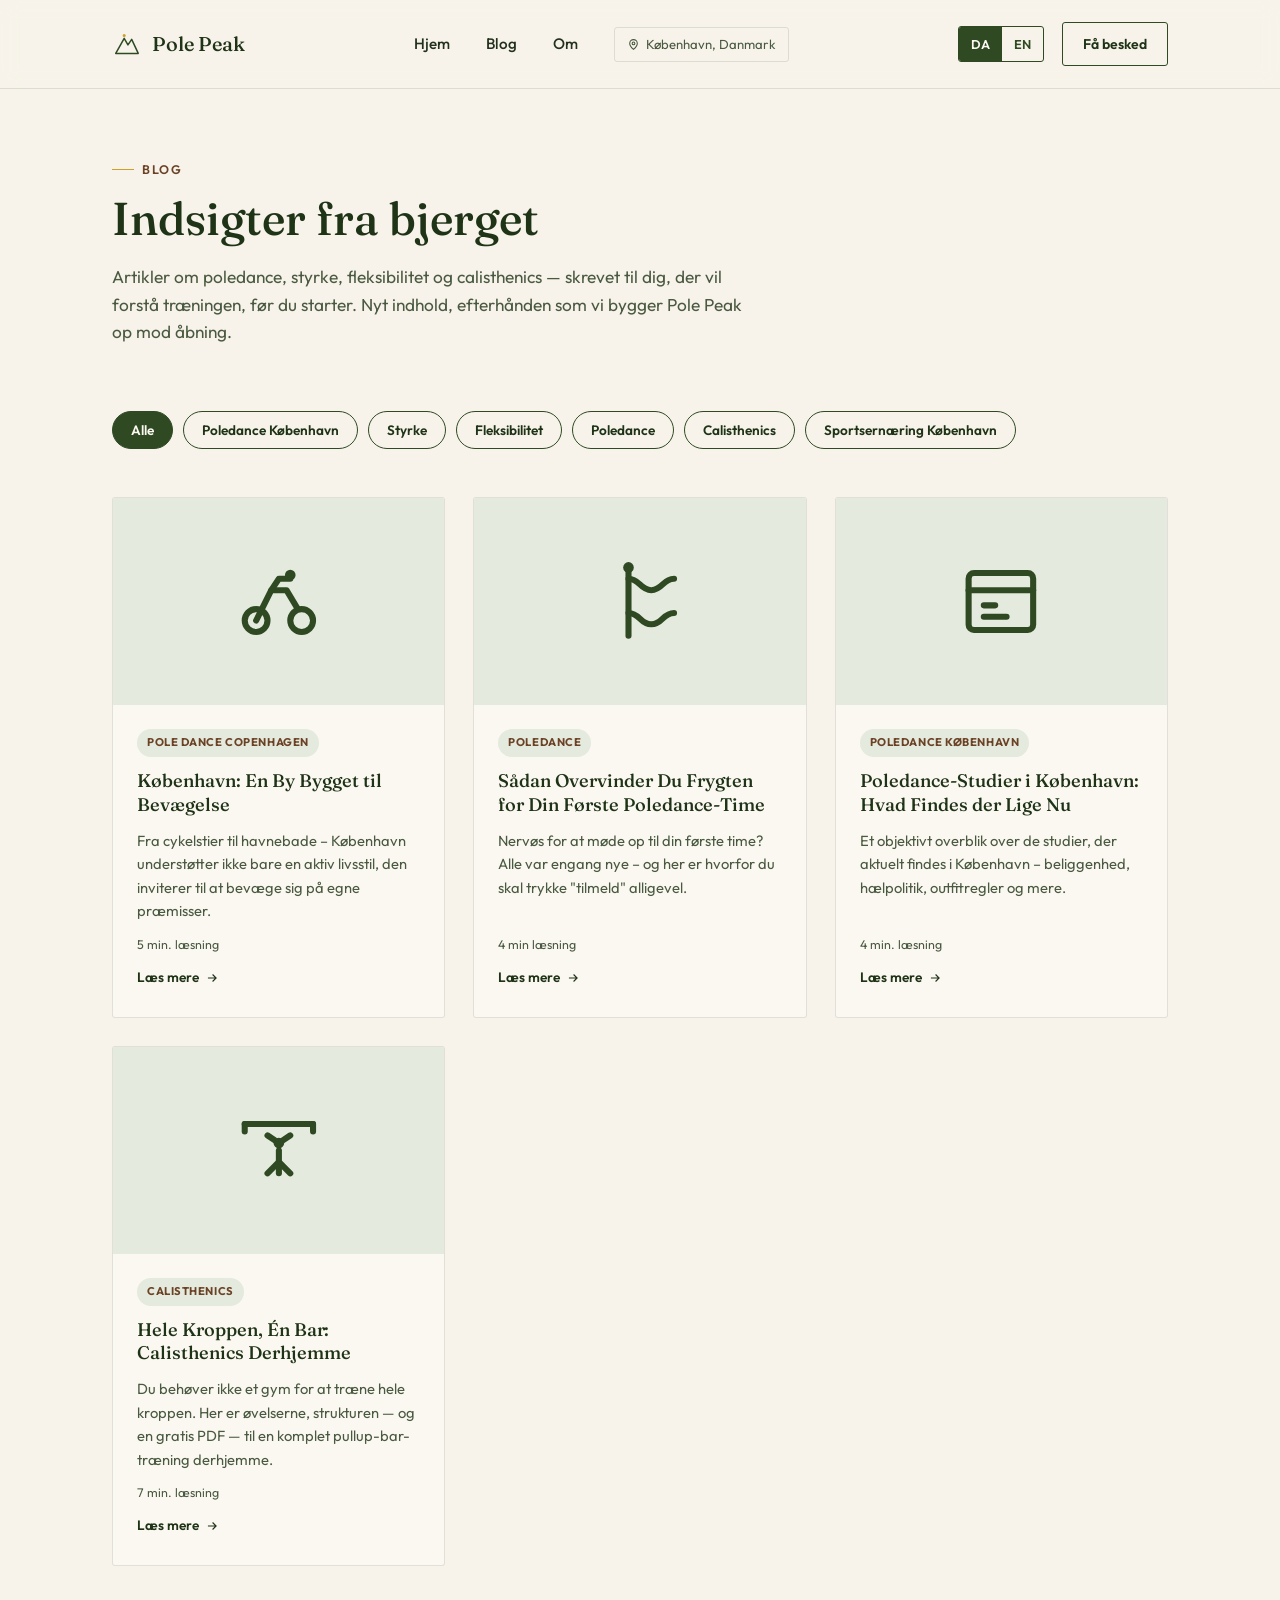
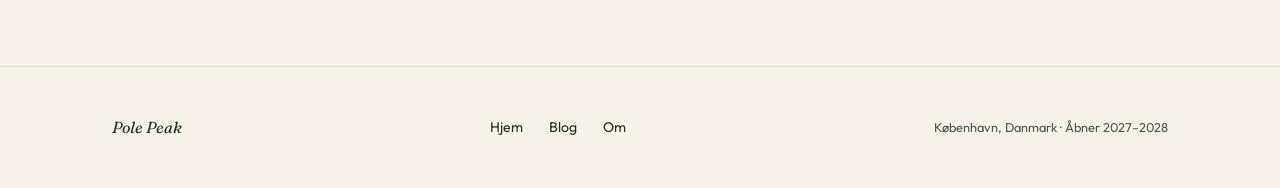
<file: blog.html>
<!DOCTYPE html>
<html lang="da">
<head>
<meta charset="UTF-8">
<meta name="viewport" content="width=device-width, initial-scale=1.0">
<title>Blog – Pole Peak København | Poledance, styrke, fleksibilitet og calisthenics</title>
<meta name="description" content="Artikler om poledance, styrke, fleksibilitet, calisthenics og sportsernæring i København. Fra Pole Peak — Danmarks første poledance-studio, der forener calisthenics og styrke.">
<link rel="canonical" href="https://polepeakcph.dk/blog">
<link rel="alternate" hreflang="da-DK" href="https://polepeakcph.dk/blog">
<link rel="alternate" hreflang="en-DK" href="https://polepeakcph.dk/en-blog">
<link rel="alternate" hreflang="x-default" href="https://polepeakcph.dk/blog">

<!-- Open Graph -->
<meta property="og:type" content="website">
<meta property="og:site_name" content="Pole Peak">
<meta property="og:title" content="Blog – Pole Peak København">
<meta property="og:description" content="Artikler om poledance, styrke, fleksibilitet, calisthenics og sportsernæring i København.">
<meta property="og:url" content="https://polepeakcph.dk/blog">
<meta property="og:locale" content="da_DK">
<meta property="og:locale:alternate" content="en_DK">
<meta property="og:image" content="https://polepeakcph.dk/images/og-polepeak-copenhagen.jpg">

<!-- Twitter -->
<meta name="twitter:card" content="summary_large_image">
<meta name="twitter:title" content="Blog – Pole Peak København">
<meta name="twitter:description" content="Artikler om poledance, styrke, fleksibilitet, calisthenics og sportsernæring i København.">
<meta name="twitter:image" content="https://polepeakcph.dk/images/og-polepeak-copenhagen.jpg">

<link rel="preconnect" href="https://fonts.googleapis.com">
<link rel="preconnect" href="https://fonts.gstatic.com" crossorigin>
<link href="https://fonts.googleapis.com/css2?family=Fraunces:ital,wght@0,500;1,500&family=Outfit:wght@400;500;600;700&display=swap" rel="stylesheet">
<link rel="stylesheet" href="/site.css">

<script type="application/ld+json">
{
  "@context": "https://schema.org",
  "@type": "Blog",
  "name": "Pole Peak Blog",
  "url": "https://polepeakcph.dk/blog",
  "inLanguage": "da-DK",
  "publisher": {
    "@type": "Organization",
    "name": "Pole Peak"
  }
}
</script>
</head>
<body>

<nav class="nav">
  <div class="container nav-inner">
    <a href="/" class="nav-brand" aria-label="Pole Peak forside">
      <svg viewBox="0 0 32 32" fill="none" xmlns="http://www.w3.org/2000/svg">
        <path d="M4 26L13 10L17 17L21 11L28 26H4Z" stroke="#2F4A22" stroke-width="1.6" stroke-linejoin="round"/>
        <circle cx="13" cy="7" r="1.6" fill="#C9A227"/>
      </svg>
      Pole Peak
    </a>

    <div class="nav-links">
      <a href="/">Hjem</a>
      <a href="/blog">Blog</a>
      <a href="/#om">Om</a>
      <span class="nav-location" aria-label="Placering">
        <svg width="13" height="13" viewBox="0 0 24 24" fill="none" stroke="currentColor" stroke-width="2"><path d="M12 21s-7-6.2-7-11a7 7 0 1 1 14 0c0 4.8-7 11-7 11Z"/><circle cx="12" cy="10" r="2.5"/></svg>
        København, Danmark
      </span>
    </div>

    <div class="nav-right">
      <div class="lang-toggle" role="group" aria-label="Vælg sprog">
        <a href="/blog" class="active" hreflang="da-DK" lang="da">DA</a>
        <a href="/en-blog" hreflang="en-DK" lang="en">EN</a>
      </div>
      <a href="/#signup" class="nav-cta">Få besked</a>
      <button class="nav-toggle" aria-label="Åbn menu">
        <svg width="18" height="18" viewBox="0 0 24 24" fill="none" stroke="#2F4A22" stroke-width="2"><path d="M3 6h18M3 12h18M3 18h18"/></svg>
      </button>
    </div>
  </div>
</nav>

<main>

  <!-- PAGE HERO -->
  <section class="page-hero">
    <div class="container">
      <span class="eyebrow">Blog</span>
      <h1>Indsigter fra bjerget</h1>
      <p class="lead">Artikler om poledance, styrke, fleksibilitet og calisthenics — skrevet til dig, der vil forstå træningen, før du starter. Nyt indhold, efterhånden som vi bygger Pole Peak op mod åbning.</p>
    </div>
  </section>

  <!-- FILTERS + GRID -->
  <section class="container">
    <div class="blog-filters" role="group" aria-label="Filtrér efter kategori">
      <button class="filter-chip" data-filter="all">Alle</button>
      <button class="filter-chip" data-filter="pole-dance-cph">Poledance København</button>
      <button class="filter-chip" data-filter="strength">Styrke</button>
      <button class="filter-chip" data-filter="flexibility">Fleksibilitet</button>
      <button class="filter-chip" data-filter="pole-dance">Poledance</button>
      <button class="filter-chip" data-filter="calisthenics">Calisthenics</button>
      <button class="filter-chip" data-filter="nutrition">Sportsernæring København</button>
    </div>

    <div class="blog-grid" id="blogGrid">
<!--Posts here-->
   <article class="blog-card reveal" data-category="pole-dance-cph">
  <div class="blog-card-art" aria-hidden="true">
    <svg viewBox="0 0 24 24" fill="none" stroke="currentColor" stroke-width="1.6" stroke-linecap="round" stroke-linejoin="round">
      <circle cx="6" cy="17" r="3"/>
      <circle cx="18" cy="17" r="3"/>
      <path d="M6 17l4-8h4l3 5"/>
      <path d="M10 9l2-3h3"/>
      <circle cx="15" cy="5" r="1.4" fill="currentColor" stroke="none"/>
    </svg>
  </div>
  <div class="blog-card-body">
    <span class="blog-tag">Pole Dance Copenhagen</span>
    <h3>København: En By Bygget til Bevægelse</h3>
    <p class="excerpt">Fra cykelstier til havnebade – København understøtter ikke bare en aktiv livsstil, den inviterer til at bevæge sig på egne præmisser.</p>
    <div class="blog-card-meta">5 min. læsning</div>
    <a href="/blog/koebenhavn-aktiv-by" class="blog-read-more">Læs mere
      <svg viewBox="0 0 24 24" fill="none" stroke="currentColor" stroke-width="2"><path d="M5 12h14M13 6l6 6-6 6"/></svg>
    </a>
  </div>
</article>

      <article class="blog-card reveal" data-category="pole-dance">
  <div class="blog-card-art" aria-hidden="true">
    <svg viewBox="0 0 24 24" fill="none" stroke="currentColor" stroke-width="1.6" stroke-linecap="round" stroke-linejoin="round">
      <path d="M9 3v18"/>
      <path d="M9 6c3 0 3 3 6 3s3-3 6-3"/>
      <path d="M9 15c3 0 3 3 6 3s3-3 6-3"/>
      <circle cx="9" cy="3" r="1.4" fill="currentColor" stroke="none"/>
    </svg>
  </div>
  <div class="blog-card-body">
    <span class="blog-tag">Poledance</span>
    <h3>Sådan Overvinder Du Frygten for Din Første Poledance-Time</h3>
    <p class="excerpt">Nervøs for at møde op til din første time? Alle var engang nye – og her er hvorfor du skal trykke "tilmeld" alligevel.</p>
    <div class="blog-card-meta">4 min læsning</div>
    <a href="/blog/din-foerste-poledance-time" class="blog-read-more">Læs mere
      <svg viewBox="0 0 24 24" fill="none" stroke="currentColor" stroke-width="2"><path d="M5 12h14M13 6l6 6-6 6"/></svg>
    </a>
  </div>
</article>

 <article class="blog-card reveal" data-category="pole-dance-cph">
  <div class="blog-card-art" aria-hidden="true">
    <svg viewBox="0 0 24 24" fill="none" stroke="currentColor" stroke-width="1.6" stroke-linecap="round" stroke-linejoin="round">
      <rect x="3.5" y="4.5" width="17" height="15" rx="1.4"/>
      <path d="M3.5 9h17"/>
      <path d="M7.5 13h3M7.5 16h6"/>
    </svg>
  </div>
  <div class="blog-card-body">
    <span class="blog-tag">Poledance København</span>
    <h3>Poledance-Studier i København: Hvad Findes der Lige Nu</h3>
    <p class="excerpt">Et objektivt overblik over de studier, der aktuelt findes i København – beliggenhed, hælpolitik, outfitregler og mere.</p>
    <div class="blog-card-meta">4 min. læsning</div>
    <a href="/blog/poledance-studier-i-koebenhavn" class="blog-read-more">Læs mere
      <svg viewBox="0 0 24 24" fill="none" stroke="currentColor" stroke-width="2"><path d="M5 12h14M13 6l6 6-6 6"/></svg>
    </a>
  </div>
</article>

 <article class="blog-card reveal" data-category="calisthenics">
  <div class="blog-card-art" aria-hidden="true">
    <svg viewBox="0 0 24 24" fill="none" stroke="currentColor" stroke-width="1.6" stroke-linecap="round" stroke-linejoin="round">
      <line x1="3" y1="5" x2="21" y2="5"/>
      <path d="M3 5v2M21 5v2"/>
      <circle cx="12" cy="10" r="1.4" fill="currentColor" stroke="none"/>
      <path d="M9 8l3 2 3-2"/>
      <path d="M12 12v6"/>
      <path d="M12 15l-3 3M12 15l3 3"/>
    </svg>
  </div>
  <div class="blog-card-body">
    <span class="blog-tag">Calisthenics</span>
    <h3>Hele Kroppen, Én Bar: Calisthenics Derhjemme</h3>
    <p class="excerpt">Du behøver ikke et gym for at træne hele kroppen. Her er øvelserne, strukturen — og en gratis PDF — til en komplet pullup-bar-træning derhjemme.</p>
    <div class="blog-card-meta">7 min. læsning</div>
    <a href="/blog/helkrops-calisthenics-traening-med-pullup-bar" class="blog-read-more">Læs mere
      <svg viewBox="0 0 24 24" fill="none" stroke="currentColor" stroke-width="2"><path d="M5 12h14M13 6l6 6-6 6"/></svg>
    </a>
  </div>
</article>

    <p class="blog-empty" id="blogEmpty">Ingen artikler i denne kategori endnu — men der er mere på vej.</p>
  </section>

</main>

<footer class="footer">
  <div class="container footer-inner">
    <span class="footer-brand">Pole Peak</span>
    <div class="footer-links">
      <a href="/">Hjem</a>
      <a href="/blog">Blog</a>
      <a href="/#om">Om</a>
    </div>
    <span class="footer-meta">København, Danmark · Åbner 2027–2028</span>
  </div>
</footer>

<script>
  // Reveal on scroll
  const revealEls = document.querySelectorAll('.reveal');
  if ('IntersectionObserver' in window && !window.matchMedia('(prefers-reduced-motion: reduce)').matches) {
    const io = new IntersectionObserver((entries) => {
      entries.forEach(entry => {
        if (entry.isIntersecting) {
          entry.target.classList.add('is-visible');
          io.unobserve(entry.target);
        }
      });
    }, { threshold: 0.1 });
    revealEls.forEach(el => io.observe(el));
  } else {
    revealEls.forEach(el => el.classList.add('is-visible'));
  }

  // Category filtering
  const chips = document.querySelectorAll('.filter-chip');
  const cards = document.querySelectorAll('.blog-card');
  const empty = document.getElementById('blogEmpty');

  function applyFilter(cat) {
    let visible = 0;
    cards.forEach(card => {
      const match = cat === 'all' || card.dataset.category === cat;
      card.classList.toggle('is-hidden', !match);
      if (match) visible++;
    });
    empty.classList.toggle('is-visible', visible === 0);
  }

  chips.forEach(chip => {
    chip.addEventListener('click', () => {
      chips.forEach(c => c.classList.remove('active'));
      chip.classList.add('active');
      const cat = chip.dataset.filter;
      applyFilter(cat);
      const url = cat === 'all' ? location.pathname : `${location.pathname}#${cat}`;
      history.replaceState(null, '', url);
    });
  });

  const initialCat = location.hash.replace('#', '') || 'all';
  const initialChip = document.querySelector(`.filter-chip[data-filter="${initialCat}"]`) || document.querySelector('.filter-chip[data-filter="all"]');
  initialChip.classList.add('active');
  applyFilter(initialCat);
</script>

</body>
</html>
</file>
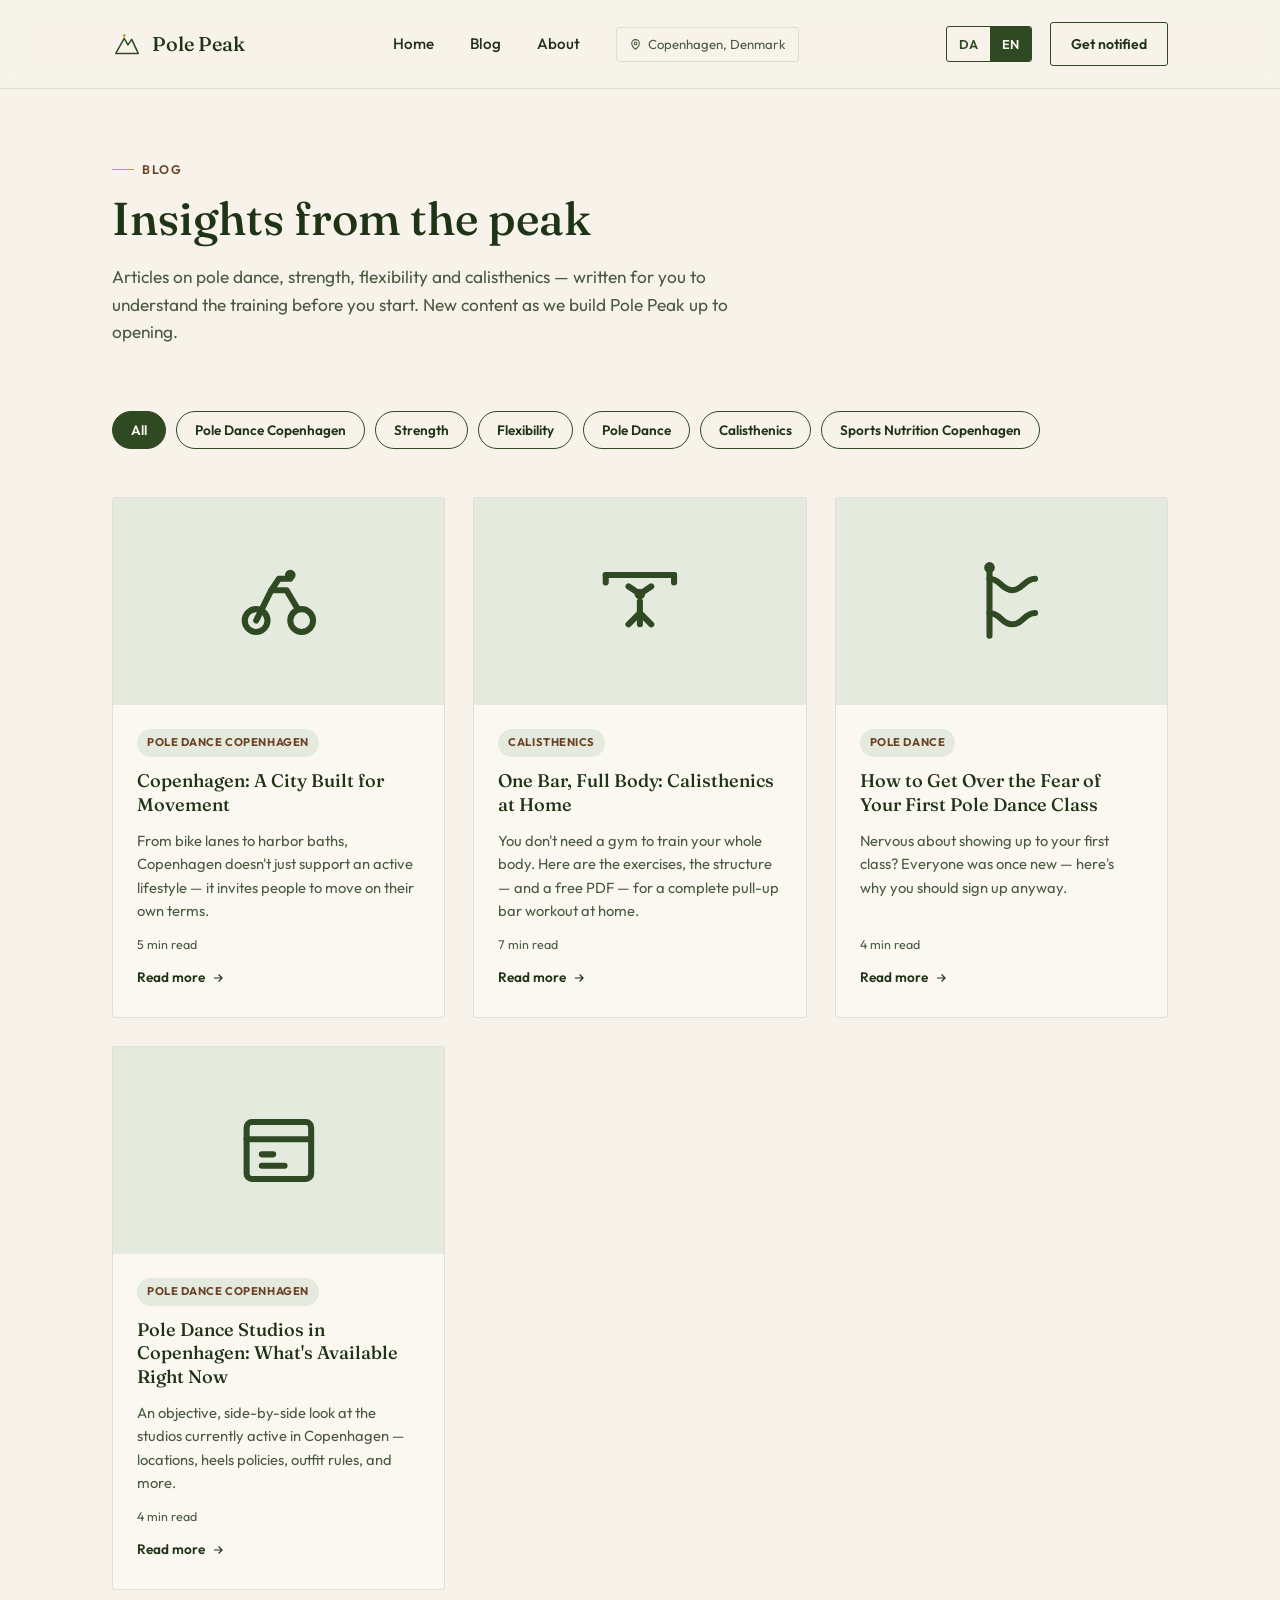
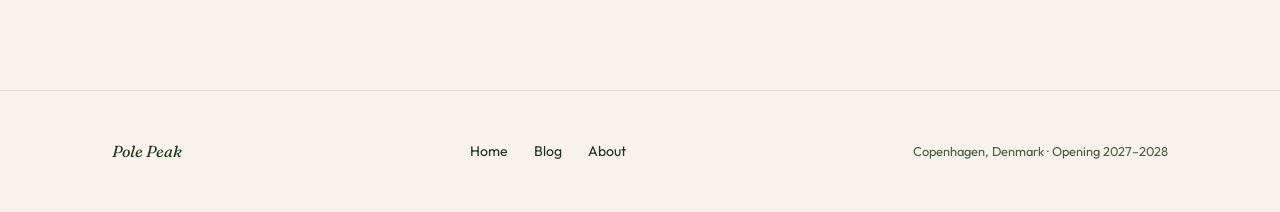
<file: en-blog.html>
<!DOCTYPE html>
<html lang="en">
<head>
<meta charset="UTF-8">
<meta name="viewport" content="width=device-width, initial-scale=1.0">
<title>Blog – Pole Peak Copenhagen | Pole dance, strength, flexibility and calisthenics</title>
<meta name="description" content="Articles on pole dance, strength, flexibility, calisthenics and sports nutrition in Copenhagen. From Pole Peak — Denmark's first pole dance studio, bringing together calisthenics and strength.">
<link rel="canonical" href="https://polepeakcph.dk/en-blog">
<link rel="alternate" hreflang="da-DK" href="https://polepeakcph.dk/blog">
<link rel="alternate" hreflang="en-DK" href="https://polepeakcph.dk/en-blog">
<link rel="alternate" hreflang="x-default" href="https://polepeakcph.dk/blog">

<!-- Open Graph -->
<meta property="og:type" content="website">
<meta property="og:site_name" content="Pole Peak">
<meta property="og:title" content="Blog – Pole Peak Copenhagen">
<meta property="og:description" content="Articles on pole dance, strength, flexibility, calisthenics and sports nutrition in Copenhagen.">
<meta property="og:url" content="https://polepeakcph.dk/en-blog">
<meta property="og:locale" content="en_DK">
<meta property="og:locale:alternate" content="da_DK">
<meta property="og:image" content="https://polepeakcph.dk/images/og-polepeak-copenhagen.jpg">

<!-- Twitter -->
<meta name="twitter:card" content="summary_large_image">
<meta name="twitter:title" content="Blog – Pole Peak Copenhagen">
<meta name="twitter:description" content="Articles on pole dance, strength, flexibility, calisthenics and sports nutrition in Copenhagen.">
<meta name="twitter:image" content="https://polepeakcph.dk/images/og-polepeak-copenhagen.jpg">

<link rel="preconnect" href="https://fonts.googleapis.com">
<link rel="preconnect" href="https://fonts.gstatic.com" crossorigin>
<link href="https://fonts.googleapis.com/css2?family=Fraunces:ital,wght@0,500;1,500&family=Outfit:wght@400;500;600;700&display=swap" rel="stylesheet">
<link rel="stylesheet" href="/site.css">

<script type="application/ld+json">
{
  "@context": "https://schema.org",
  "@type": "Blog",
  "name": "Pole Peak Blog",
  "url": "https://polepeakcph.dk/en-blog",
  "inLanguage": "en-DK",
  "publisher": {
    "@type": "Organization",
    "name": "Pole Peak"
  }
}
</script>
</head>
<body>

<nav class="nav">
  <div class="container nav-inner">
    <a href="/en" class="nav-brand" aria-label="Pole Peak home">
      <svg viewBox="0 0 32 32" fill="none" xmlns="http://www.w3.org/2000/svg">
        <path d="M4 26L13 10L17 17L21 11L28 26H4Z" stroke="#2F4A22" stroke-width="1.6" stroke-linejoin="round"/>
        <circle cx="13" cy="7" r="1.6" fill="#C9A227"/>
      </svg>
      Pole Peak
    </a>

    <div class="nav-links">
      <a href="/en">Home</a>
      <a href="/en-blog">Blog</a>
      <a href="/en#about">About</a>
      <span class="nav-location" aria-label="Location">
        <svg width="13" height="13" viewBox="0 0 24 24" fill="none" stroke="currentColor" stroke-width="2"><path d="M12 21s-7-6.2-7-11a7 7 0 1 1 14 0c0 4.8-7 11-7 11Z"/><circle cx="12" cy="10" r="2.5"/></svg>
        Copenhagen, Denmark
      </span>
    </div>

    <div class="nav-right">
      <div class="lang-toggle" role="group" aria-label="Choose language">
        <a href="/blog" hreflang="da-DK" lang="da">DA</a>
        <a href="/en-blog" class="active" hreflang="en-DK" lang="en">EN</a>
      </div>
      <a href="/en#signup" class="nav-cta">Get notified</a>
      <button class="nav-toggle" aria-label="Open menu">
        <svg width="18" height="18" viewBox="0 0 24 24" fill="none" stroke="#2F4A22" stroke-width="2"><path d="M3 6h18M3 12h18M3 18h18"/></svg>
      </button>
    </div>
  </div>
</nav>

<main>

  <!-- PAGE HERO -->
  <section class="page-hero">
    <div class="container">
      <span class="eyebrow">Blog</span>
      <h1>Insights from the peak</h1>
      <p class="lead">Articles on pole dance, strength, flexibility and calisthenics — written for you to understand the training before you start. New content as we build Pole Peak up to opening.</p>
    </div>
  </section>

  <!-- FILTERS + GRID -->
  <section class="container">
    <div class="blog-filters" role="group" aria-label="Filter by category">
      <button class="filter-chip" data-filter="all">All</button>
      <button class="filter-chip" data-filter="pole-dance-cph">Pole Dance Copenhagen</button>
      <button class="filter-chip" data-filter="strength">Strength</button>
      <button class="filter-chip" data-filter="flexibility">Flexibility</button>
      <button class="filter-chip" data-filter="pole-dance">Pole Dance</button>
      <button class="filter-chip" data-filter="calisthenics">Calisthenics</button>
      <button class="filter-chip" data-filter="nutrition">Sports Nutrition Copenhagen</button>
    </div>

    <div class="blog-grid" id="blogGrid">
<!--Posts here-->
   <article class="blog-card reveal" data-category="pole-dance-cph">
  <div class="blog-card-art" aria-hidden="true">
    <svg viewBox="0 0 24 24" fill="none" stroke="currentColor" stroke-width="1.6" stroke-linecap="round" stroke-linejoin="round">
      <circle cx="6" cy="17" r="3"/>
      <circle cx="18" cy="17" r="3"/>
      <path d="M6 17l4-8h4l3 5"/>
      <path d="M10 9l2-3h3"/>
      <circle cx="15" cy="5" r="1.4" fill="currentColor" stroke="none"/>
    </svg>
  </div>
  <div class="blog-card-body">
    <span class="blog-tag">Pole Dance Copenhagen</span>
    <h3>Copenhagen: A City Built for Movement</h3>
    <p class="excerpt">From bike lanes to harbor baths, Copenhagen doesn't just support an active lifestyle — it invites people to move on their own terms.</p>
    <div class="blog-card-meta">5 min read</div>
    <a href="/blog/copenhagen-active-city" class="blog-read-more">Read more
      <svg viewBox="0 0 24 24" fill="none" stroke="currentColor" stroke-width="2"><path d="M5 12h14M13 6l6 6-6 6"/></svg>
    </a>
  </div>
</article>

 <article class="blog-card reveal" data-category="calisthenics">
  <div class="blog-card-art" aria-hidden="true">
    <svg viewBox="0 0 24 24" fill="none" stroke="currentColor" stroke-width="1.6" stroke-linecap="round" stroke-linejoin="round">
      <line x1="3" y1="5" x2="21" y2="5"/>
      <path d="M3 5v2M21 5v2"/>
      <circle cx="12" cy="10" r="1.4" fill="currentColor" stroke="none"/>
      <path d="M9 8l3 2 3-2"/>
      <path d="M12 12v6"/>
      <path d="M12 15l-3 3M12 15l3 3"/>
    </svg>
  </div>
  <div class="blog-card-body">
    <span class="blog-tag">Calisthenics</span>
    <h3>One Bar, Full Body: Calisthenics at Home</h3>
    <p class="excerpt">You don't need a gym to train your whole body. Here are the exercises, the structure — and a free PDF — for a complete pull-up bar workout at home.</p>
    <div class="blog-card-meta">7 min read</div>
    <a href="/blog/full-body-calisthenics-pull-up-bar-workout" class="blog-read-more">Read more
      <svg viewBox="0 0 24 24" fill="none" stroke="currentColor" stroke-width="2"><path d="M5 12h14M13 6l6 6-6 6"/></svg>
    </a>
  </div>
</article>

      <article class="blog-card reveal" data-category="pole-dance">
  <div class="blog-card-art" aria-hidden="true">
    <svg viewBox="0 0 24 24" fill="none" stroke="currentColor" stroke-width="1.6" stroke-linecap="round" stroke-linejoin="round">
      <path d="M9 3v18"/>
      <path d="M9 6c3 0 3 3 6 3s3-3 6-3"/>
      <path d="M9 15c3 0 3 3 6 3s3-3 6-3"/>
      <circle cx="9" cy="3" r="1.4" fill="currentColor" stroke="none"/>
    </svg>
  </div>
  <div class="blog-card-body">
    <span class="blog-tag">Pole Dance</span>
    <h3>How to Get Over the Fear of Your First Pole Dance Class</h3>
    <p class="excerpt">Nervous about showing up to your first class? Everyone was once new — here's why you should sign up anyway.</p>
    <div class="blog-card-meta">4 min read</div>
    <a href="/blog/first-pole-dance-class" class="blog-read-more">Read more
      <svg viewBox="0 0 24 24" fill="none" stroke="currentColor" stroke-width="2"><path d="M5 12h14M13 6l6 6-6 6"/></svg>
    </a>
  </div>
</article>

 <article class="blog-card reveal" data-category="pole-dance-cph">
  <div class="blog-card-art" aria-hidden="true">
    <svg viewBox="0 0 24 24" fill="none" stroke="currentColor" stroke-width="1.6" stroke-linecap="round" stroke-linejoin="round">
      <rect x="3.5" y="4.5" width="17" height="15" rx="1.4"/>
      <path d="M3.5 9h17"/>
      <path d="M7.5 13h3M7.5 16h6"/>
    </svg>
  </div>
  <div class="blog-card-body">
    <span class="blog-tag">Pole Dance Copenhagen</span>
    <h3>Pole Dance Studios in Copenhagen: What's Available Right Now</h3>
    <p class="excerpt">An objective, side-by-side look at the studios currently active in Copenhagen — locations, heels policies, outfit rules, and more.</p>
    <div class="blog-card-meta">4 min read</div>
    <a href="/blog/pole-dance-studios-copenhagen" class="blog-read-more">Read more
      <svg viewBox="0 0 24 24" fill="none" stroke="currentColor" stroke-width="2"><path d="M5 12h14M13 6l6 6-6 6"/></svg>
    </a>
  </div>
</article>

    <p class="blog-empty" id="blogEmpty">No articles in this category yet — but more is on the way.</p>
  </section>

</main>

<footer class="footer">
  <div class="container footer-inner">
    <span class="footer-brand">Pole Peak</span>
    <div class="footer-links">
      <a href="/en">Home</a>
      <a href="/en-blog">Blog</a>
      <a href="/en#about">About</a>
    </div>
    <span class="footer-meta">Copenhagen, Denmark · Opening 2027–2028</span>
  </div>
</footer>

<script>
  // Reveal on scroll
  const revealEls = document.querySelectorAll('.reveal');
  if ('IntersectionObserver' in window && !window.matchMedia('(prefers-reduced-motion: reduce)').matches) {
    const io = new IntersectionObserver((entries) => {
      entries.forEach(entry => {
        if (entry.isIntersecting) {
          entry.target.classList.add('is-visible');
          io.unobserve(entry.target);
        }
      });
    }, { threshold: 0.1 });
    revealEls.forEach(el => io.observe(el));
  } else {
    revealEls.forEach(el => el.classList.add('is-visible'));
  }

  // Category filtering
  const chips = document.querySelectorAll('.filter-chip');
  const cards = document.querySelectorAll('.blog-card');
  const empty = document.getElementById('blogEmpty');

  function applyFilter(cat) {
    let visible = 0;
    cards.forEach(card => {
      const match = cat === 'all' || card.dataset.category === cat;
      card.classList.toggle('is-hidden', !match);
      if (match) visible++;
    });
    empty.classList.toggle('is-visible', visible === 0);
  }

  chips.forEach(chip => {
    chip.addEventListener('click', () => {
      chips.forEach(c => c.classList.remove('active'));
      chip.classList.add('active');
      const cat = chip.dataset.filter;
      applyFilter(cat);
      const url = cat === 'all' ? location.pathname : `${location.pathname}#${cat}`;
      history.replaceState(null, '', url);
    });
  });

  const initialCat = location.hash.replace('#', '') || 'all';
  const initialChip = document.querySelector(`.filter-chip[data-filter="${initialCat}"]`) || document.querySelector('.filter-chip[data-filter="all"]');
  initialChip.classList.add('active');
  applyFilter(initialCat);
</script>

</body>
</html>
</file>
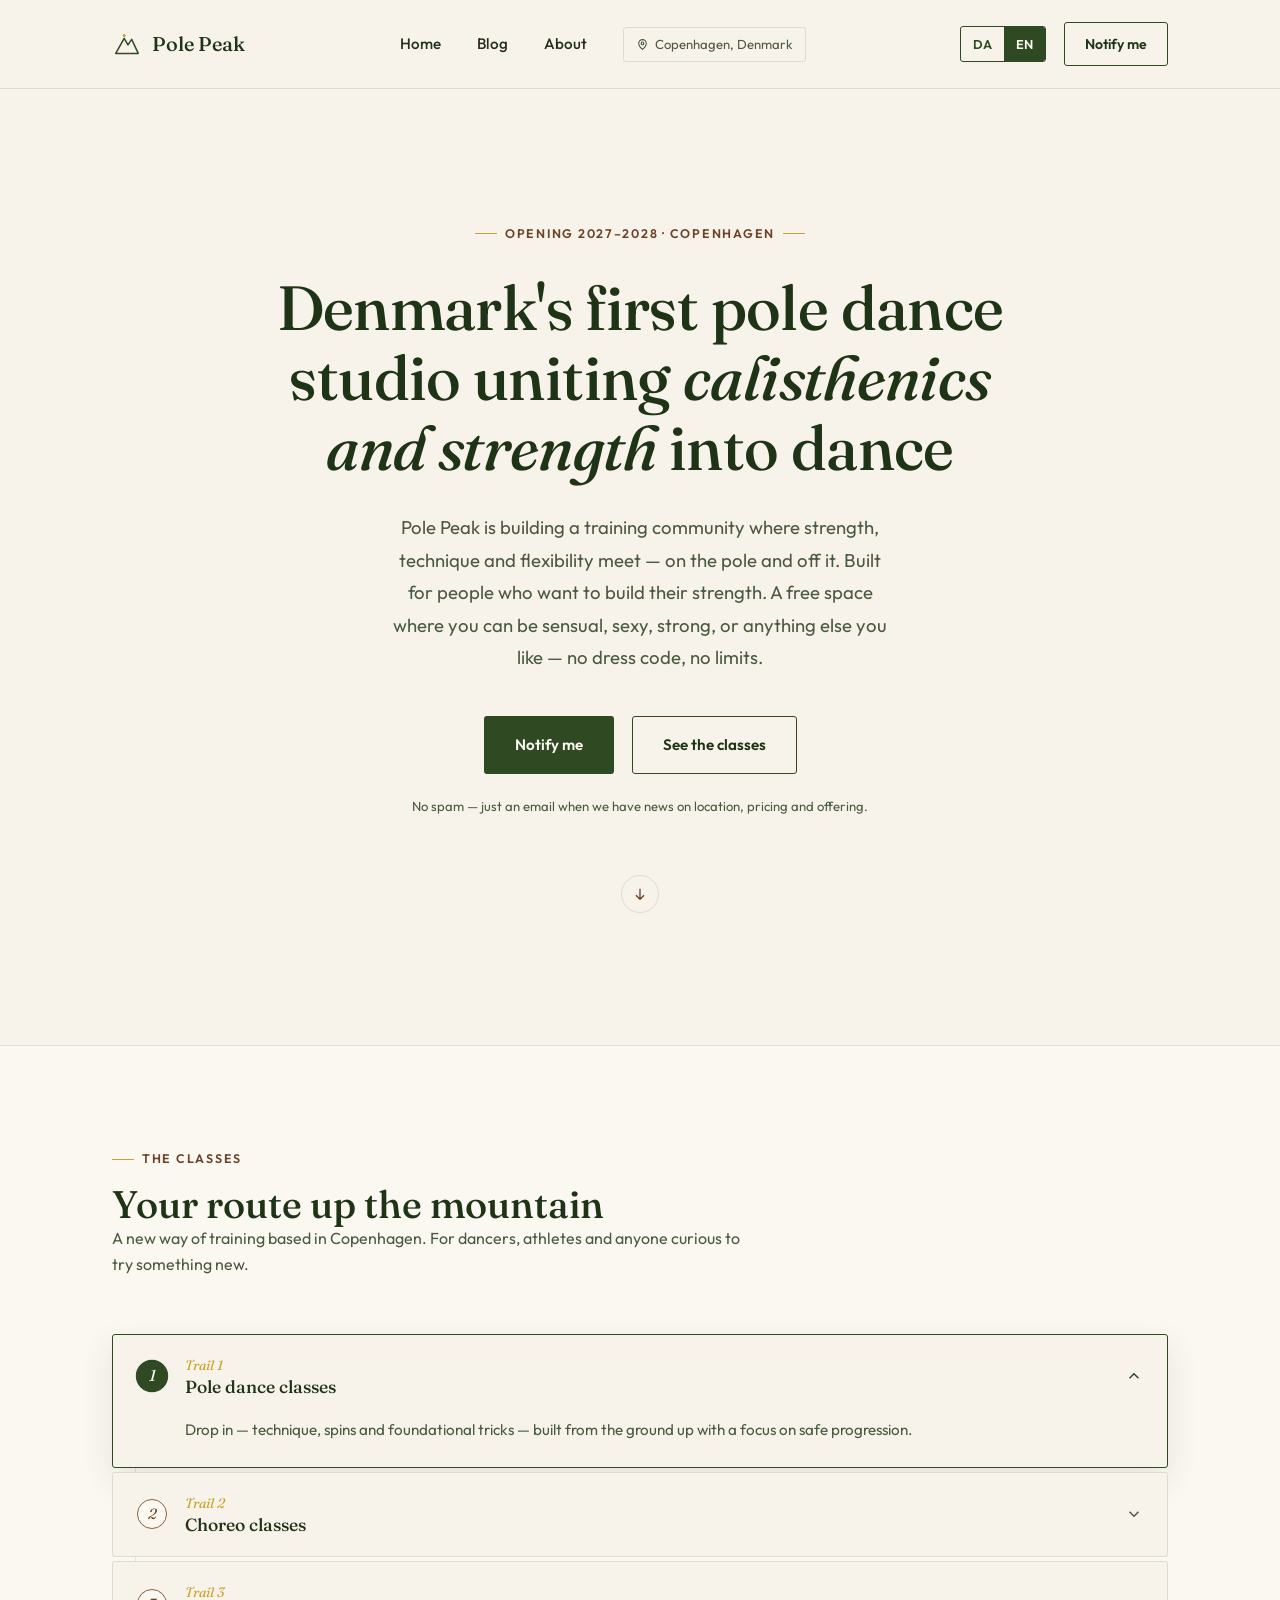
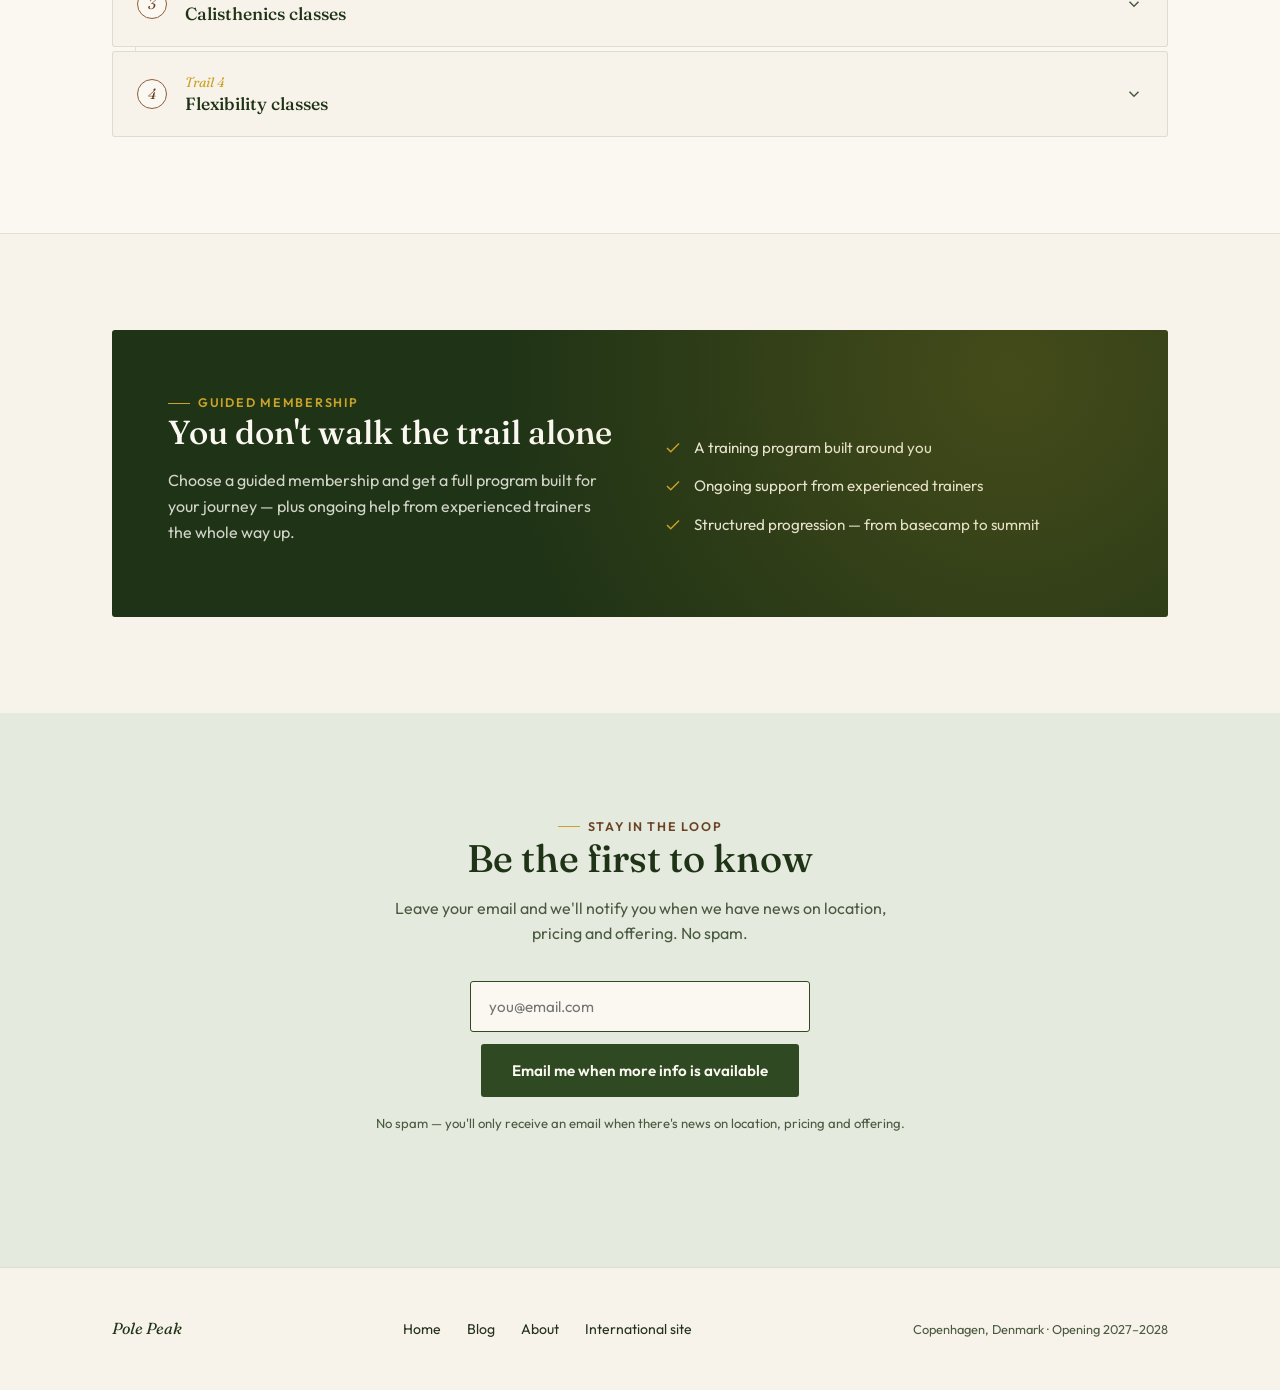
<file: en.html>
<!DOCTYPE html>
<html lang="en">
<head>
<meta charset="UTF-8">
<meta name="viewport" content="width=device-width, initial-scale=1.0">
<title>Pole Peak Copenhagen – Denmark's first pole dance studio combining calisthenics and strength to build real strength on and off the pole</title>
<meta name="description" content="Pole Peak is opening in Copenhagen in 2027–2028. Pole dance, choreo, calisthenics and flexibility classes, plus a guided membership with a full program and experienced trainers. Get notified when we open.">
<link rel="canonical" href="https://www.polepeakcph.dk/en">
<link rel="alternate" hreflang="da-DK" href="https://www.polepeakcph.dk/">
<link rel="alternate" hreflang="en-DK" href="https://www.polepeakcph.dk/en">
<link rel="alternate" hreflang="x-default" href="https://www.polepeakcph.dk/">

<!-- Open Graph -->
<meta property="og:type" content="website">
<meta property="og:site_name" content="Pole Peak">
<meta property="og:title" content="Pole Peak Copenhagen – Denmark's first pole dance studio combining calisthenics and strength">
<meta property="og:description" content="Opening 2027–2028: pole dance, choreo, calisthenics and flexibility classes in Copenhagen. Guided membership with a full program and experienced trainers. Get notified when we open.">
<meta property="og:url" content="https://www.polepeakcph.dk/en">
<meta property="og:locale" content="en_DK">
<meta property="og:locale:alternate" content="da_DK">
<meta property="og:image" content="https://www.polepeakcph.dk/images/og-polepeak-copenhagen.jpg">

<!-- Twitter -->
<meta name="twitter:card" content="summary_large_image">
<meta name="twitter:title" content="Pole Peak Copenhagen – Denmark's first pole dance studio">
<meta name="twitter:description" content="Pole dance, choreo, calisthenics and flexibility in Copenhagen. Opening 2027–2028. Get notified when we open.">
<meta name="twitter:image" content="https://www.polepeakcph.dk/images/og-polepeak-copenhagen.jpg">

<link rel="preconnect" href="https://fonts.googleapis.com">
<link rel="preconnect" href="https://fonts.gstatic.com" crossorigin>
<link href="https://fonts.googleapis.com/css2?family=Fraunces:ital,wght@0,500;1,500&family=Outfit:wght@400;500;600;700&display=swap" rel="stylesheet">
<link rel="stylesheet" href="/site.css">

<script type="application/ld+json">
{
  "@context": "https://schema.org",
  "@type": "ExerciseGym",
  "name": "Pole Peak",
  "url": "https://www.polepeakcph.dk/en",
  "description": "Denmark's first pole dance studio combining calisthenics and strength. Pole dance, choreo, calisthenics and flexibility classes in Copenhagen. Opening 2027–2028.",
  "address": {
    "@type": "PostalAddress",
    "addressLocality": "Copenhagen",
    "addressCountry": "DK"
  },
  "areaServed": {
    "@type": "City",
    "name": "Copenhagen"
  },
  "inLanguage": ["da-DK", "en-DK"],
  "sameAs": []
}
</script>
</head>
<body>

<div class="scroll-progress" aria-hidden="true"></div>

<nav class="nav">
  <div class="container nav-inner">
    <a href="/en" class="nav-brand" aria-label="Pole Peak home">
      <svg viewBox="0 0 32 32" fill="none" xmlns="http://www.w3.org/2000/svg">
        <path d="M4 26L13 10L17 17L21 11L28 26H4Z" stroke="#2F4A22" stroke-width="1.6" stroke-linejoin="round"/>
        <circle cx="13" cy="7" r="1.6" fill="#C9A227"/>
      </svg>
      Pole Peak
    </a>

    <div class="nav-links">
      <a href="/en">Home</a>
      <a href="/en-blog">Blog</a>
      <a href="#about">About</a>
      <span class="nav-location" aria-label="Location">
        <svg width="13" height="13" viewBox="0 0 24 24" fill="none" stroke="currentColor" stroke-width="2"><path d="M12 21s-7-6.2-7-11a7 7 0 1 1 14 0c0 4.8-7 11-7 11Z"/><circle cx="12" cy="10" r="2.5"/></svg>
        Copenhagen, Denmark
      </span>
    </div>

    <div class="nav-right">
      <div class="lang-toggle" role="group" aria-label="Choose language">
        <a href="/" hreflang="da-DK" lang="da">DA</a>
        <a href="/en" class="active" hreflang="en-DK" lang="en">EN</a>
      </div>
      <a href="#signup" class="nav-cta">Notify me</a>
      <button class="nav-toggle" aria-label="Open menu" aria-expanded="false">
        <svg class="icon-open" width="18" height="18" viewBox="0 0 24 24" fill="none" stroke="#2F4A22" stroke-width="2"><path d="M3 6h18M3 12h18M3 18h18"/></svg>
        <svg class="icon-close" width="18" height="18" viewBox="0 0 24 24" fill="none" stroke="#2F4A22" stroke-width="2"><path d="M6 6l12 12M18 6L6 18"/></svg>
      </button>
    </div>
  </div>
</nav>

<main>

  <!-- HERO -->
  <section class="hero hero-centered">
    <div class="container hero-inner no-visual">
      <div class="hero-copy">
        <span class="eyebrow eyebrow-center">Opening 2027–2028 · Copenhagen</span>
        <h1>Denmark's first pole dance studio uniting <span class="italic-accent">calisthenics and strength</span> into dance</h1>
        <p class="lead">Pole Peak is building a training community where strength, technique and flexibility meet — on the pole and off it. Built for people who want to build their strength. A free space where you can be sensual, sexy, strong, or anything else you like — no dress code, no limits.</p>
        <div class="hero-actions">
          <a href="#signup" class="btn btn-primary">Notify me</a>
          <a href="#trail" class="btn btn-outline">See the classes</a>
        </div>
        <p class="hero-note">No spam — just an email when we have news on location, pricing and offering.</p>
        <a href="#trail" class="hero-scrollcue" aria-label="Scroll to the classes">
          <svg viewBox="0 0 24 24" fill="none" stroke="currentColor" stroke-width="2"><path d="M12 4v16M6 14l6 6 6-6"/></svg>
        </a>
      </div>
    </div>
  </section>

  <!-- TRAIL / CLASSES -->
  <section class="trail" id="trail">
    <div class="container">
      <div class="section-head reveal">
        <span class="eyebrow">The classes</span>
        <h2>Your route up the mountain</h2>
        <p>A new way of training based in Copenhagen. For dancers, athletes and anyone curious to try something new.</p>
      </div>

      <div class="trailmap reveal">
        <div class="trailmap-items">
          <article class="trailmap-item is-active">
            <button class="trailmap-toggle" aria-expanded="true" aria-controls="trail-panel-1">
              <span class="trailmap-marker">1</span>
              <span class="trailmap-toggle-text">
                <span class="trailmap-label">Trail 1</span>
                <h3>Pole dance classes</h3>
              </span>
              <svg class="trailmap-chevron" viewBox="0 0 24 24" fill="none" stroke="currentColor" stroke-width="2"><path d="M6 9l6 6 6-6"/></svg>
            </button>
            <div class="trailmap-panel-wrap is-active">
              <div class="trailmap-panel-inner">
                <p class="trailmap-panel" id="trail-panel-1">Drop in — technique, spins and foundational tricks — built from the ground up with a focus on safe progression.</p>
              </div>
            </div>
          </article>

          <article class="trailmap-item">
            <button class="trailmap-toggle" aria-expanded="false" aria-controls="trail-panel-2">
              <span class="trailmap-marker">2</span>
              <span class="trailmap-toggle-text">
                <span class="trailmap-label">Trail 2</span>
                <h3>Choreo classes</h3>
              </span>
              <svg class="trailmap-chevron" viewBox="0 0 24 24" fill="none" stroke="currentColor" stroke-width="2"><path d="M6 9l6 6 6-6"/></svg>
            </button>
            <div class="trailmap-panel-wrap">
              <div class="trailmap-panel-inner">
                <p class="trailmap-panel" id="trail-panel-2">Flow, musicality, sexy — you name it. A closed group class where you learn choreos inside out in the span of a few weeks.</p>
              </div>
            </div>
          </article>

          <article class="trailmap-item">
            <button class="trailmap-toggle" aria-expanded="false" aria-controls="trail-panel-3">
              <span class="trailmap-marker">3</span>
              <span class="trailmap-toggle-text">
                <span class="trailmap-label">Trail 3</span>
                <h3>Calisthenics classes</h3>
              </span>
              <svg class="trailmap-chevron" viewBox="0 0 24 24" fill="none" stroke="currentColor" stroke-width="2"><path d="M6 9l6 6 6-6"/></svg>
            </button>
            <div class="trailmap-panel-wrap">
              <div class="trailmap-panel-inner">
                <p class="trailmap-panel" id="trail-panel-3">Bodyweight training that builds the raw strength carrying you through everything else.</p>
              </div>
            </div>
          </article>

          <article class="trailmap-item">
            <button class="trailmap-toggle" aria-expanded="false" aria-controls="trail-panel-4">
              <span class="trailmap-marker">4</span>
              <span class="trailmap-toggle-text">
                <span class="trailmap-label">Trail 4</span>
                <h3>Flexibility classes</h3>
              </span>
              <svg class="trailmap-chevron" viewBox="0 0 24 24" fill="none" stroke="currentColor" stroke-width="2"><path d="M6 9l6 6 6-6"/></svg>
            </button>
            <div class="trailmap-panel-wrap">
              <div class="trailmap-panel-inner">
                <p class="trailmap-panel" id="trail-panel-4">Mobility and range of motion, so your body can keep up with where the strength takes you and you can achieve the shapes you dream of.</p>
              </div>
            </div>
          </article>
        </div>
      </div>
    </div>
  </section>

  <!-- MEMBERSHIP -->
  <section class="membership" id="about">
    <div class="container">
      <div class="membership-card reveal">
        <div>
          <span class="eyebrow" style="color:#C9A227;">Guided membership</span>
          <h2>You don't walk the trail alone</h2>
          <p>Choose a guided membership and get a full program built for your journey — plus ongoing help from experienced trainers the whole way up.</p>
        </div>
        <ul class="membership-list">
          <li>
            <svg viewBox="0 0 24 24" fill="none" stroke="currentColor" stroke-width="2"><path d="M20 6 9 17l-5-5"/></svg>
            A training program built around you
          </li>
          <li>
            <svg viewBox="0 0 24 24" fill="none" stroke="currentColor" stroke-width="2"><path d="M20 6 9 17l-5-5"/></svg>
            Ongoing support from experienced trainers
          </li>
          <li>
            <svg viewBox="0 0 24 24" fill="none" stroke="currentColor" stroke-width="2"><path d="M20 6 9 17l-5-5"/></svg>
            Structured progression — from basecamp to summit
          </li>
        </ul>
      </div>
    </div>
  </section>

  <!-- SIGNUP -->
  <section class="signup" id="signup">
    <div class="container signup-inner reveal">
      <span class="eyebrow" style="justify-content:center;">Stay in the loop</span>
      <h2>Be the first to know</h2>
      <p class="lead">Leave your email and we'll notify you when we have news on location, pricing and offering. No spam.</p>

      <form class="signup-form" name="email-signup" method="POST" data-netlify="true" netlify-honeypot="bot-field" id="signupForm">
        <input type="hidden" name="form-name" value="email-signup">
        <input type="hidden" name="language" value="en">
        <p class="honeypot"><label>Leave this field blank: <input name="bot-field"></label></p>
        <input type="email" name="email" placeholder="you@email.com" required aria-label="Email address">
        <button type="submit" class="btn btn-primary">Email me when more info is available</button>
      </form>
      <div class="signup-confirm" id="signupConfirm">Thanks! We'll email you as soon as there's news.</div>
      <p class="signup-note">No spam — you'll only receive an email when there's news on location, pricing and offering.</p>
    </div>
  </section>

</main>

<footer class="footer">
  <div class="container footer-inner">
    <span class="footer-brand">Pole Peak</span>
    <div class="footer-links">
      <a href="/en">Home</a>
      <a href="/en-blog">Blog</a>
      <a href="#about">About</a>
      <a href="https://polepeak.com">International site</a>
    </div>
    <span class="footer-meta">Copenhagen, Denmark · Opening 2027–2028</span>
  </div>
</footer>

<script>
  document.body.classList.add('js-ready');

  // Mobile menu
  const navToggle = document.querySelector('.nav-toggle');
  const navEl = document.querySelector('.nav');
  if (navToggle && navEl) {
    navToggle.addEventListener('click', () => {
      const isOpen = navEl.classList.toggle('is-open');
      navToggle.setAttribute('aria-expanded', isOpen ? 'true' : 'false');
    });
    navEl.querySelectorAll('.nav-links a').forEach((a) => {
      a.addEventListener('click', () => {
        navEl.classList.remove('is-open');
        navToggle.setAttribute('aria-expanded', 'false');
      });
    });
    document.addEventListener('keydown', (e) => {
      if (e.key === 'Escape') {
        navEl.classList.remove('is-open');
        navToggle.setAttribute('aria-expanded', 'false');
      }
    });
  }

  // Scroll progress bar
  const scrollBar = document.querySelector('.scroll-progress');
  function updateScrollProgress() {
    if (!scrollBar) return;
    const h = document.documentElement;
    const max = h.scrollHeight - h.clientHeight;
    const pct = max > 0 ? (h.scrollTop / max) * 100 : 0;
    scrollBar.style.width = pct + '%';
  }
  window.addEventListener('scroll', updateScrollProgress, { passive: true });
  updateScrollProgress();

  // Reveal on scroll
  const revealEls = document.querySelectorAll('.reveal');
  if ('IntersectionObserver' in window && !window.matchMedia('(prefers-reduced-motion: reduce)').matches) {
    const io = new IntersectionObserver((entries) => {
      entries.forEach(entry => {
        if (entry.isIntersecting) {
          entry.target.classList.add('is-visible');
          io.unobserve(entry.target);
        }
      });
    }, { threshold: 0.15 });
    revealEls.forEach(el => io.observe(el));
  } else {
    revealEls.forEach(el => el.classList.add('is-visible'));
  }

  // Hero visual — subtle pointer parallax tilt
  const heroVisual = document.querySelector('.hero-visual');
  const heroArt = heroVisual ? heroVisual.querySelector('.hero-art') : null;
  if (heroVisual && heroArt && window.matchMedia('(pointer: fine)').matches && !window.matchMedia('(prefers-reduced-motion: reduce)').matches) {
    heroVisual.addEventListener('mousemove', (e) => {
      const rect = heroVisual.getBoundingClientRect();
      const px = (e.clientX - rect.left) / rect.width - 0.5;
      const py = (e.clientY - rect.top) / rect.height - 0.5;
      heroArt.style.transform = `rotateY(${px * 9}deg) rotateX(${py * -9}deg)`;
    });
    heroVisual.addEventListener('mouseleave', () => {
      heroArt.style.transform = 'rotateY(0deg) rotateX(0deg)';
    });
  }

  // Membership card — cursor spotlight
  const membershipCard = document.querySelector('.membership-card');
  if (membershipCard && window.matchMedia('(pointer: fine)').matches) {
    membershipCard.classList.add('has-spotlight');
    membershipCard.addEventListener('mousemove', (e) => {
      const rect = membershipCard.getBoundingClientRect();
      const x = ((e.clientX - rect.left) / rect.width * 100).toFixed(1);
      const y = ((e.clientY - rect.top) / rect.height * 100).toFixed(1);
      membershipCard.style.setProperty('--spot-x', x + '%');
      membershipCard.style.setProperty('--spot-y', y + '%');
    });
  }

  // Trailmap — accordion
  const trailItems = document.querySelectorAll('.trailmap-item');
  trailItems.forEach(item => {
    const toggle = item.querySelector('.trailmap-toggle');
    const wrap = item.querySelector('.trailmap-panel-wrap');
    toggle.addEventListener('click', () => {
      const willOpen = !item.classList.contains('is-active');
      trailItems.forEach(other => {
        other.classList.remove('is-active');
        other.querySelector('.trailmap-toggle').setAttribute('aria-expanded', 'false');
        other.querySelector('.trailmap-panel-wrap').classList.remove('is-active');
      });
      if (willOpen) {
        item.classList.add('is-active');
        toggle.setAttribute('aria-expanded', 'true');
        wrap.classList.add('is-active');
      }
    });
  });

  // Signup form — submit to Netlify without leaving the page
  const form = document.getElementById('signupForm');
  const confirm = document.getElementById('signupConfirm');
  if (form) {
    form.addEventListener('submit', function (e) {
      e.preventDefault();
      const data = new FormData(form);
      fetch('/', {
        method: 'POST',
        headers: { 'Content-Type': 'application/x-www-form-urlencoded' },
        body: new URLSearchParams(data).toString()
      })
        .then(() => {
          form.style.display = 'none';
          confirm.classList.add('is-visible');
        })
        .catch(() => {
          alert('Something went wrong. Please try again, or email us directly.');
        });
    });
  }
</script>

</body>
</html>
</file>
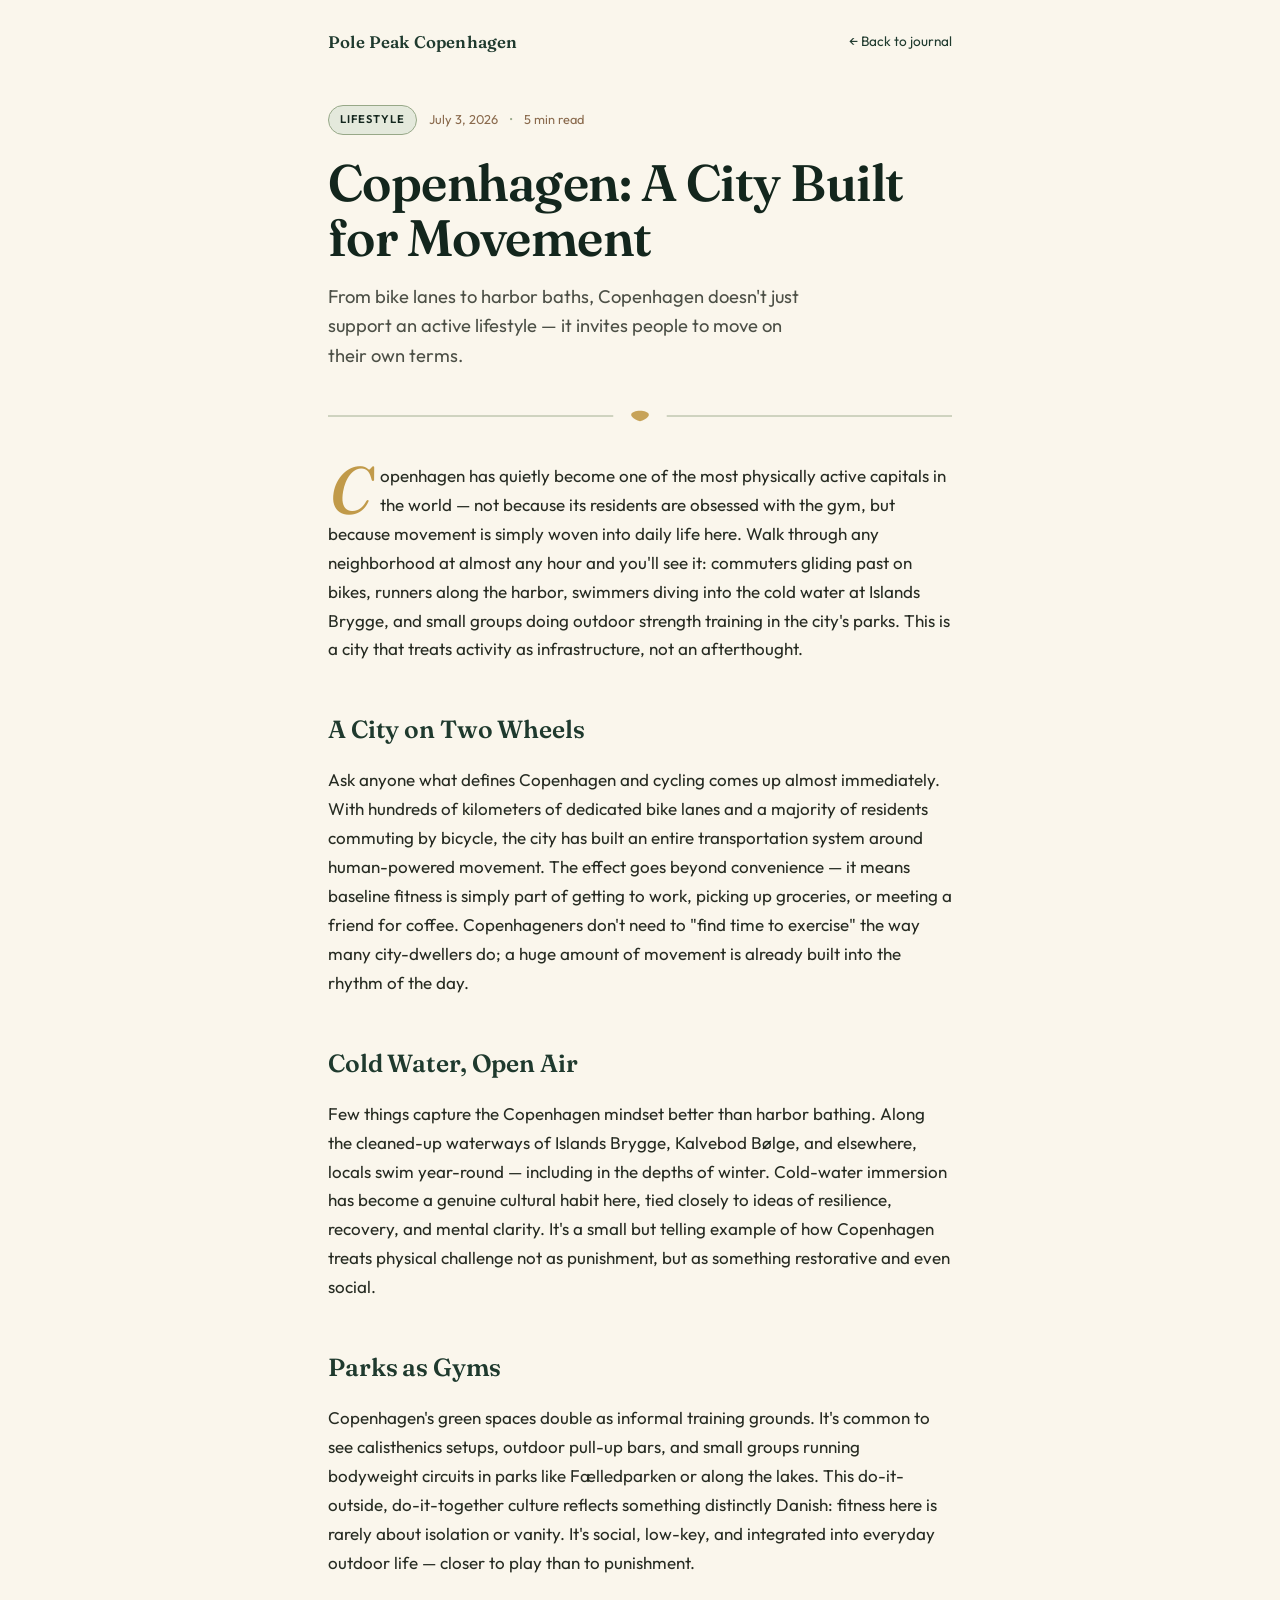
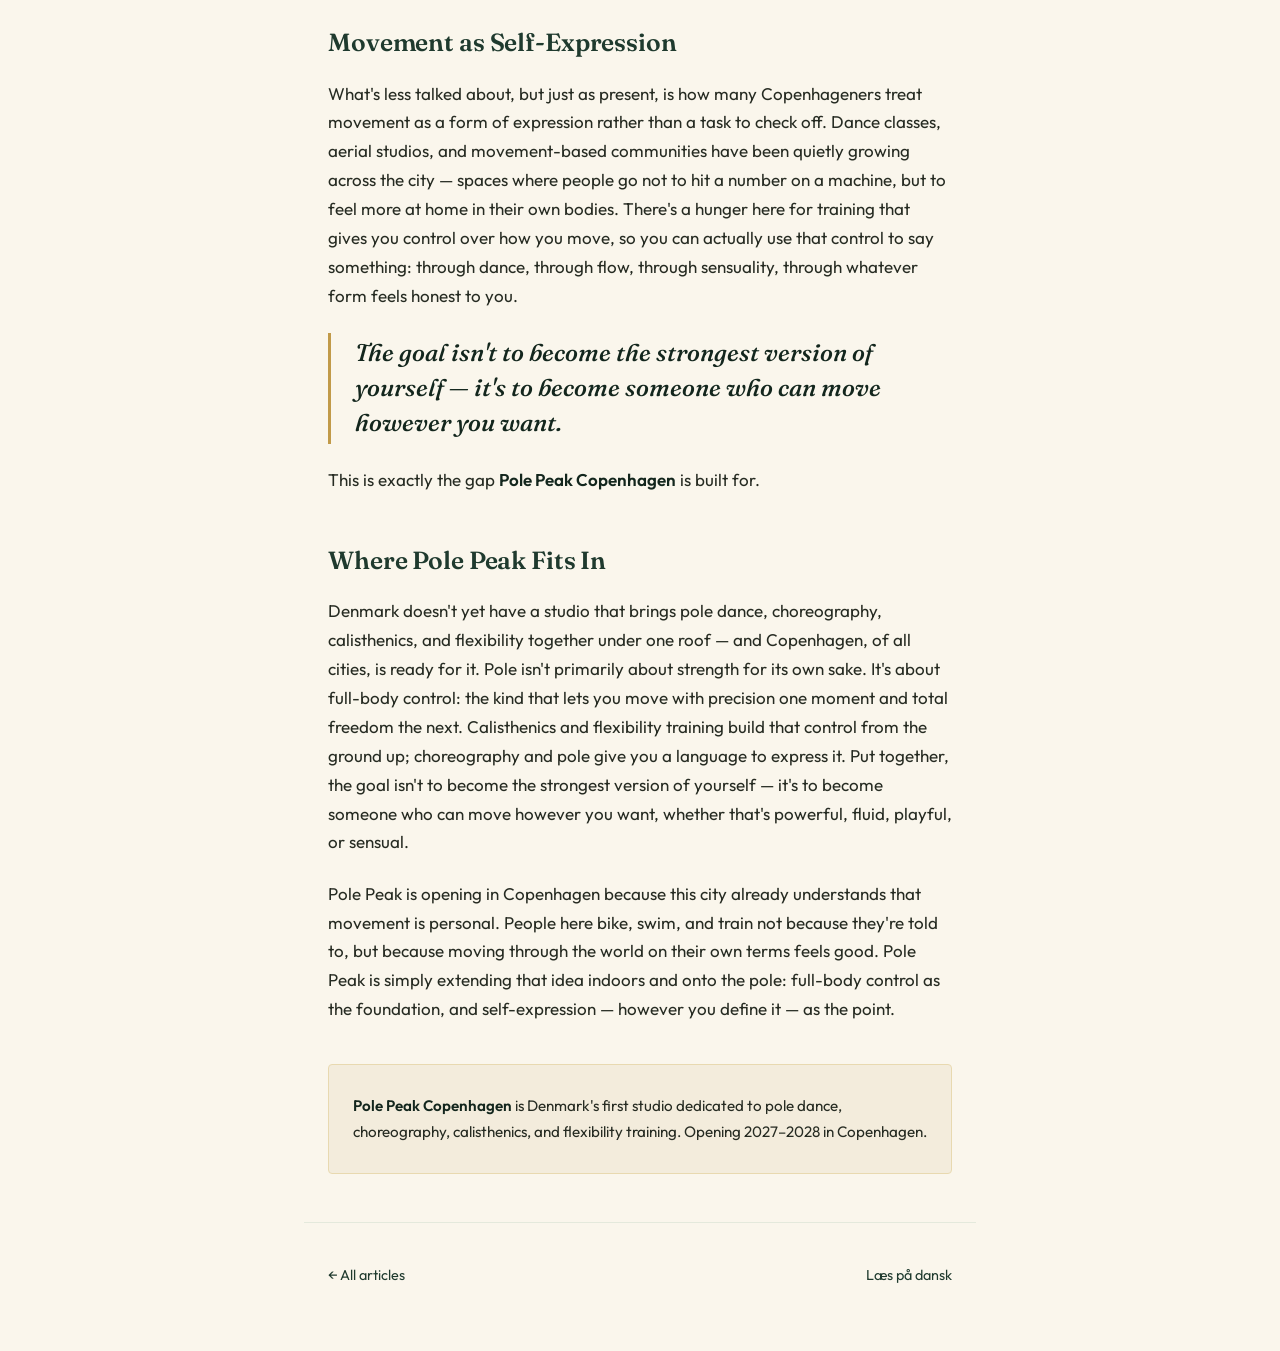
<file: blog/copenhagen-active-city.html>
<!DOCTYPE html>
<html lang="en-DK">
<head>
  <meta charset="UTF-8">
  <meta name="viewport" content="width=device-width, initial-scale=1.0">
  <title>Copenhagen: A City Built for Movement | Pole Peak Copenhagen</title>
  <meta name="description" content="From bike lanes to harbor baths, Copenhagen doesn't just support an active lifestyle — it invites people to move on their own terms. Here's why the city is the perfect home for Denmark's first studio built around full-body control and self-expression.">

  <!-- hreflang -->
  <link rel="alternate" hreflang="en-DK" href="https://polepeakcph.dk/blog/copenhagen-active-city">
  <link rel="alternate" hreflang="da-DK" href="https://polepeakcph.dk/blog/koebenhavn-aktiv-by">
  <link rel="alternate" hreflang="x-default" href="https://polepeakcph.dk/blog/koebenhavn-aktiv-by">
  <link rel="canonical" href="https://polepeakcph.dk/blog/copenhagen-active-city">

  <!-- Open Graph -->
  <meta property="og:type" content="article">
  <meta property="og:title" content="Copenhagen: A City Built for Movement">
  <meta property="og:description" content="Full-body control as the foundation, self-expression as the point — why Copenhagen is the natural home for Denmark's first pole and calisthenics studio.">
  <meta property="og:locale" content="en_DK">
  <meta property="og:url" content="https://polepeakcph.dk/blog/copenhagen-active-city">
  <meta property="og:image" content="https://polepeakcph.dk/images/copenhagen-active-city-card.jpg">

  <!-- JSON-LD -->
  <script type="application/ld+json">
  {
    "@context": "https://schema.org",
    "@type": "BlogPosting",
    "headline": "Copenhagen: A City Built for Movement",
    "description": "Why Copenhagen's active culture makes it the natural home for Pole Peak Copenhagen, a studio built around full-body control and self-expression.",
    "image": "https://polepeakcph.dk/images/copenhagen-active-city-hero.jpg",
    "inLanguage": "en-DK",
    "datePublished": "2026-07-03",
    "author": { "@type": "Organization", "name": "Pole Peak Copenhagen" },
    "publisher": { "@type": "Organization", "name": "Pole Peak Copenhagen" }
  }
  </script>

<link rel="stylesheet" href="/style-posts.css">
</head>
<body class="post-page">

  <header class="post-topbar">
    <a href="/en" class="post-topbar__brand">Pole Peak Copenhagen</a>
    <a href="/en-blog" class="post-topbar__back">← Back to journal</a>
  </header>

  <header class="post-header">
    <div class="post-meta">
      <span class="post-category">Lifestyle</span>
      <span class="post-date">July 3, 2026</span>
      <span class="post-dot">·</span>
      <span class="post-readtime">5 min read</span>
    </div>
    <h1 class="post-title">Copenhagen: A City Built for Movement</h1>
    <p class="post-excerpt">From bike lanes to harbor baths, Copenhagen doesn't just support an active lifestyle — it invites people to move on their own terms.</p>
  </header>



  <div class="post-divider" aria-hidden="true">
    <svg viewBox="0 0 700 20" xmlns="http://www.w3.org/2000/svg">
      <line x1="0" y1="10" x2="320" y2="10" class="leaf-line"/>
      <path class="leaf-shape" d="M350 4 C 360 4, 366 10, 350 16 C 334 10, 340 4, 350 4 Z"/>
      <line x1="380" y1="10" x2="700" y2="10" class="leaf-line"/>
    </svg>
  </div>

  <main class="post-body">
    <p>Copenhagen has quietly become one of the most physically active capitals in the world — not because its residents are obsessed with the gym, but because movement is simply woven into daily life here. Walk through any neighborhood at almost any hour and you'll see it: commuters gliding past on bikes, runners along the harbor, swimmers diving into the cold water at Islands Brygge, and small groups doing outdoor strength training in the city's parks. This is a city that treats activity as infrastructure, not an afterthought.</p>

    <h2>A City on Two Wheels</h2>
    <p>Ask anyone what defines Copenhagen and cycling comes up almost immediately. With hundreds of kilometers of dedicated bike lanes and a majority of residents commuting by bicycle, the city has built an entire transportation system around human-powered movement. The effect goes beyond convenience — it means baseline fitness is simply part of getting to work, picking up groceries, or meeting a friend for coffee. Copenhageners don't need to "find time to exercise" the way many city-dwellers do; a huge amount of movement is already built into the rhythm of the day.</p>

    <h2>Cold Water, Open Air</h2>
    <p>Few things capture the Copenhagen mindset better than harbor bathing. Along the cleaned-up waterways of Islands Brygge, Kalvebod Bølge, and elsewhere, locals swim year-round — including in the depths of winter. Cold-water immersion has become a genuine cultural habit here, tied closely to ideas of resilience, recovery, and mental clarity. It's a small but telling example of how Copenhagen treats physical challenge not as punishment, but as something restorative and even social.</p>

    <h2>Parks as Gyms</h2>
    <p>Copenhagen's green spaces double as informal training grounds. It's common to see calisthenics setups, outdoor pull-up bars, and small groups running bodyweight circuits in parks like Fælledparken or along the lakes. This do-it-outside, do-it-together culture reflects something distinctly Danish: fitness here is rarely about isolation or vanity. It's social, low-key, and integrated into everyday outdoor life — closer to play than to punishment.</p>

    <h2>Movement as Self-Expression</h2>
    <p>What's less talked about, but just as present, is how many Copenhageners treat movement as a form of expression rather than a task to check off. Dance classes, aerial studios, and movement-based communities have been quietly growing across the city — spaces where people go not to hit a number on a machine, but to feel more at home in their own bodies. There's a hunger here for training that gives you control over how you move, so you can actually use that control to say something: through dance, through flow, through sensuality, through whatever form feels honest to you.</p>

    <p class="post-pullquote">The goal isn't to become the strongest version of yourself — it's to become someone who can move however you want.</p>

    <p>This is exactly the gap <strong>Pole Peak Copenhagen</strong> is built for.</p>

    <h2>Where Pole Peak Fits In</h2>
    <p>Denmark doesn't yet have a studio that brings pole dance, choreography, calisthenics, and flexibility together under one roof — and Copenhagen, of all cities, is ready for it. Pole isn't primarily about strength for its own sake. It's about full-body control: the kind that lets you move with precision one moment and total freedom the next. Calisthenics and flexibility training build that control from the ground up; choreography and pole give you a language to express it. Put together, the goal isn't to become the strongest version of yourself — it's to become someone who can move however you want, whether that's powerful, fluid, playful, or sensual.</p>

    <p>Pole Peak is opening in Copenhagen because this city already understands that movement is personal. People here bike, swim, and train not because they're told to, but because moving through the world on their own terms feels good. Pole Peak is simply extending that idea indoors and onto the pole: full-body control as the foundation, and self-expression — however you define it — as the point.</p>

    <div class="post-cta">
      <p><strong>Pole Peak Copenhagen</strong> is Denmark's first studio dedicated to pole dance, choreography, calisthenics, and flexibility training. Opening 2027–2028 in Copenhagen.</p>
    </div>
  </main>

  <footer class="post-footer-nav">
    <a href="/en-blog">← All articles</a>
    <span class="post-lang-switch"><a href="/blog/koebenhavn-aktiv-by">Læs på dansk</a></span>
  </footer>

</body>
</html>
</file>
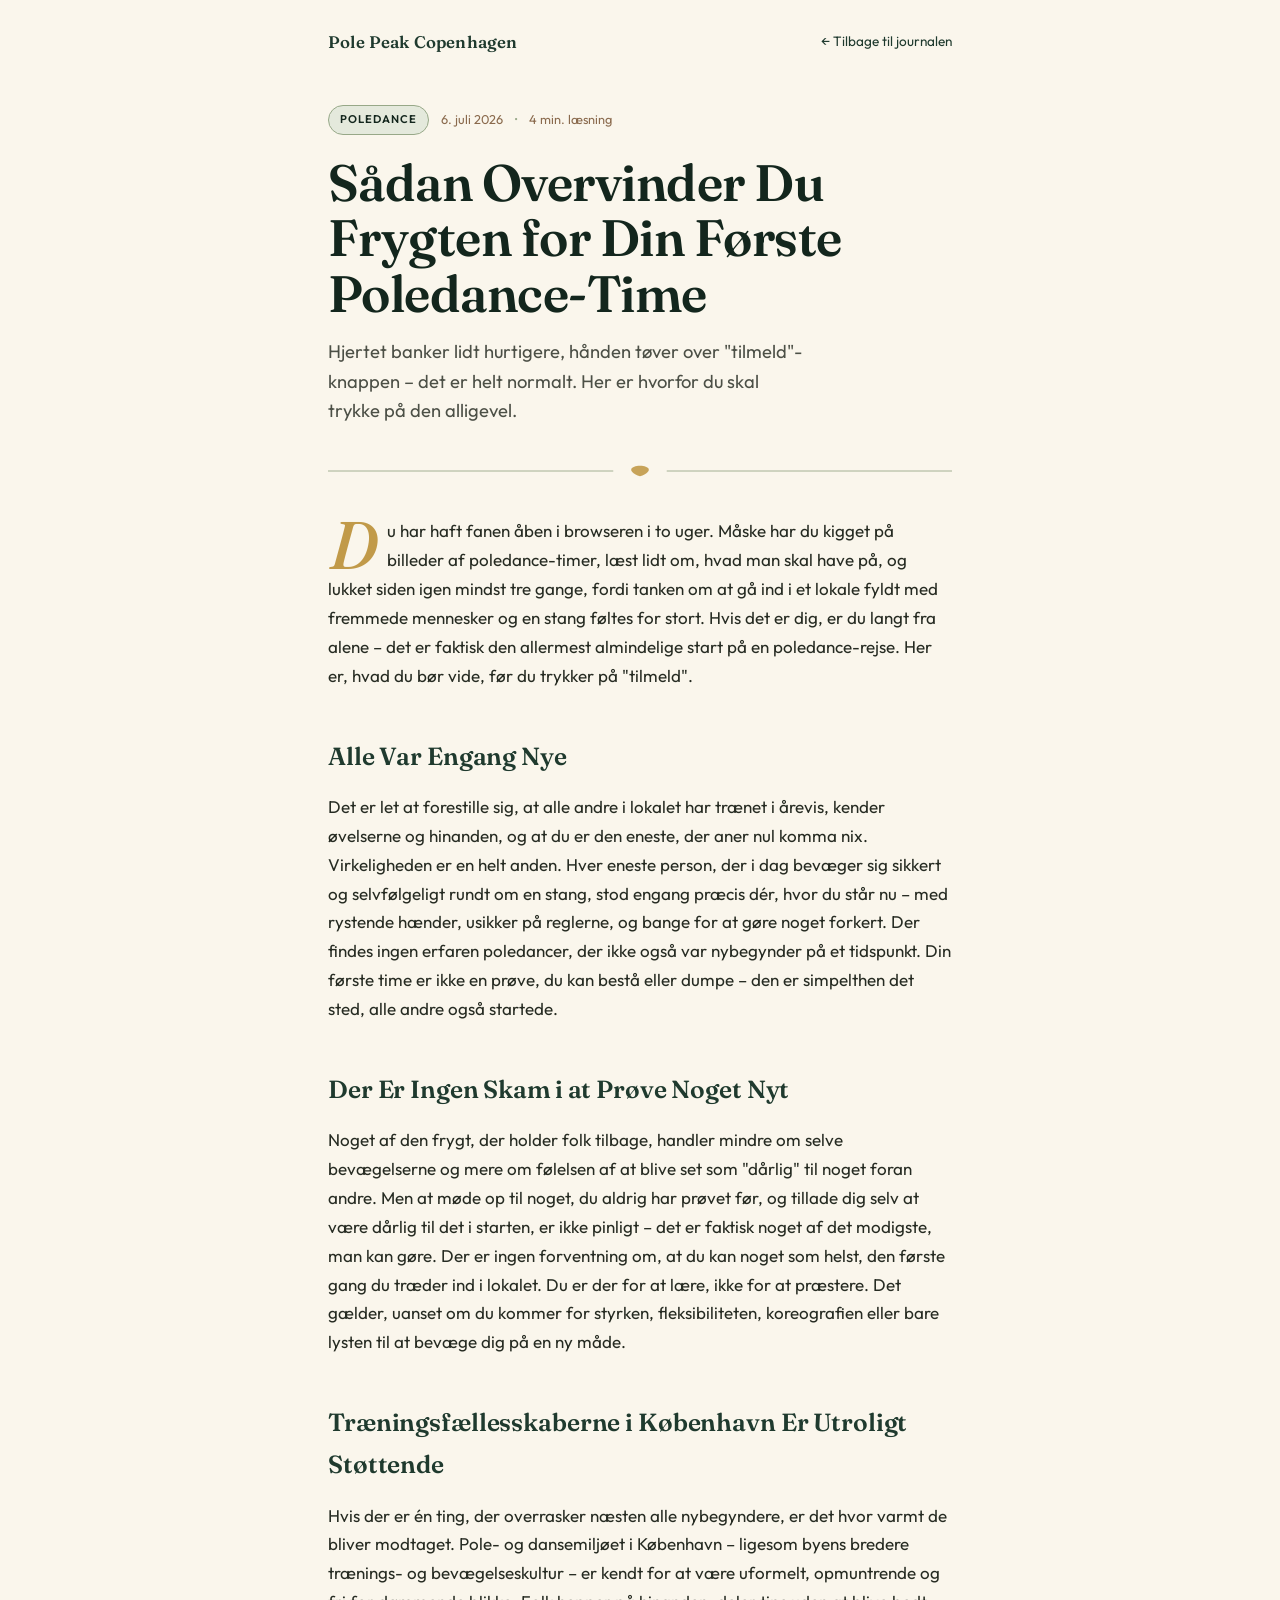
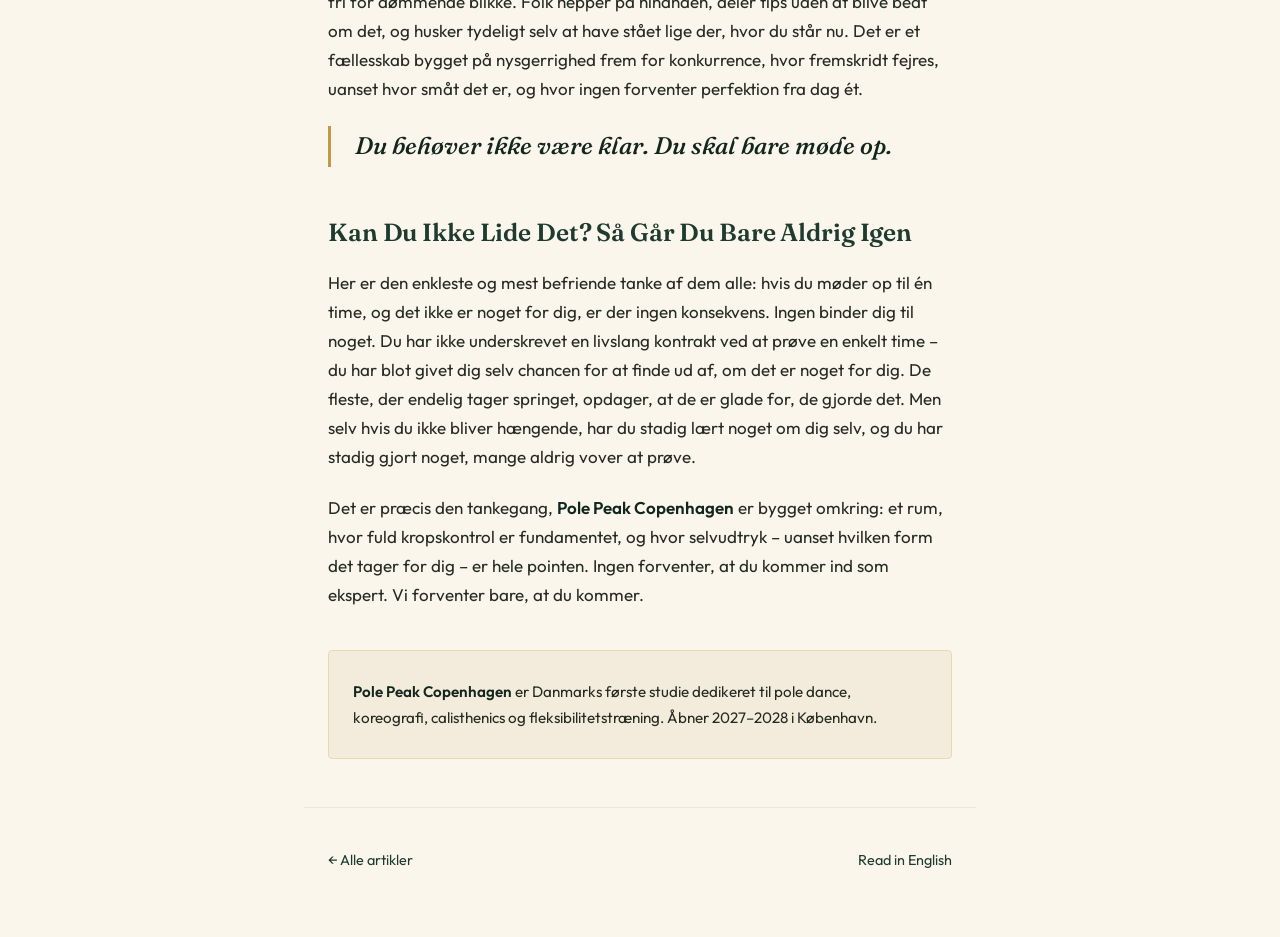
<file: blog/din-foerste-poledance-time.html>
<!DOCTYPE html>
<html lang="da-DK">
<head>
  <meta charset="UTF-8">
  <meta name="viewport" content="width=device-width, initial-scale=1.0">
  <title>Sådan Overvinder Du Frygten for Din Første Poledance-Time | Pole Peak Copenhagen</title>
  <meta name="description" content="Nervøs for at møde op til din første poledance-time i København? Sådan kommer du forbi frygten – og hvorfor der ikke er noget at være bange for.">

  <!-- hreflang -->
  <link rel="alternate" hreflang="da-DK" href="https://polepeakcph.dk/blog/din-foerste-poledance-time">
  <link rel="alternate" hreflang="en-DK" href="https://polepeakcph.dk/blog/first-pole-dance-class">
  <link rel="alternate" hreflang="x-default" href="https://polepeakcph.dk/blog/din-foerste-poledance-time">
  <link rel="canonical" href="https://polepeakcph.dk/blog/din-foerste-poledance-time">

  <!-- Open Graph -->
  <meta property="og:type" content="article">
  <meta property="og:title" content="Sådan Overvinder Du Frygten for Din Første Poledance-Time">
  <meta property="og:description" content="Nervøs for at møde op til din første poledance-time? Sådan kommer du forbi frygten – og hvorfor der ikke er noget at være bange for.">
  <meta property="og:locale" content="da_DK">
  <meta property="og:url" content="https://polepeakcph.dk/blog/din-foerste-poledance-time">
  <meta property="og:image" content="https://polepeakcph.dk/images/din-foerste-poledance-time-card.jpg">

  <!-- JSON-LD -->
  <script type="application/ld+json">
  {
    "@context": "https://schema.org",
    "@type": "BlogPosting",
    "headline": "Sådan Overvinder Du Frygten for Din Første Poledance-Time",
    "description": "Nervøs for at møde op til din første poledance-time i København? Sådan kommer du forbi frygten – og hvorfor der ikke er noget at være bange for.",
    "image": "https://polepeakcph.dk/images/din-foerste-poledance-time-hero.jpg",
    "inLanguage": "da-DK",
    "datePublished": "2026-07-06",
    "author": { "@type": "Organization", "name": "Pole Peak Copenhagen" },
    "publisher": { "@type": "Organization", "name": "Pole Peak Copenhagen" }
  }
  </script>

<link rel="stylesheet" href="/style-posts.css">
</head>
<body class="post-page">

  <header class="post-topbar">
    <a href="/index" class="post-topbar__brand">Pole Peak Copenhagen</a>
    <a href="/blog" class="post-topbar__back">← Tilbage til journalen</a>
  </header>

  <header class="post-header">
    <div class="post-meta">
      <span class="post-category">Poledance</span>
      <span class="post-date">6. juli 2026</span>
      <span class="post-dot">·</span>
      <span class="post-readtime">4 min. læsning</span>
    </div>
    <h1 class="post-title">Sådan Overvinder Du Frygten for Din Første Poledance-Time</h1>
    <p class="post-excerpt">Hjertet banker lidt hurtigere, hånden tøver over "tilmeld"-knappen – det er helt normalt. Her er hvorfor du skal trykke på den alligevel.</p>
  </header>

  <div class="post-divider" aria-hidden="true">
    <svg viewBox="0 0 700 20" xmlns="http://www.w3.org/2000/svg">
      <line x1="0" y1="10" x2="320" y2="10" class="leaf-line"/>
      <path class="leaf-shape" d="M350 4 C 360 4, 366 10, 350 16 C 334 10, 340 4, 350 4 Z"/>
      <line x1="380" y1="10" x2="700" y2="10" class="leaf-line"/>
    </svg>
  </div>

  <main class="post-body">
    <p>Du har haft fanen åben i browseren i to uger. Måske har du kigget på billeder af poledance-timer, læst lidt om, hvad man skal have på, og lukket siden igen mindst tre gange, fordi tanken om at gå ind i et lokale fyldt med fremmede mennesker og en stang føltes for stort. Hvis det er dig, er du langt fra alene – det er faktisk den allermest almindelige start på en poledance-rejse. Her er, hvad du bør vide, før du trykker på "tilmeld".</p>

    <h2>Alle Var Engang Nye</h2>
    <p>Det er let at forestille sig, at alle andre i lokalet har trænet i årevis, kender øvelserne og hinanden, og at du er den eneste, der aner nul komma nix. Virkeligheden er en helt anden. Hver eneste person, der i dag bevæger sig sikkert og selvfølgeligt rundt om en stang, stod engang præcis dér, hvor du står nu – med rystende hænder, usikker på reglerne, og bange for at gøre noget forkert. Der findes ingen erfaren poledancer, der ikke også var nybegynder på et tidspunkt. Din første time er ikke en prøve, du kan bestå eller dumpe – den er simpelthen det sted, alle andre også startede.</p>

    <h2>Der Er Ingen Skam i at Prøve Noget Nyt</h2>
    <p>Noget af den frygt, der holder folk tilbage, handler mindre om selve bevægelserne og mere om følelsen af at blive set som "dårlig" til noget foran andre. Men at møde op til noget, du aldrig har prøvet før, og tillade dig selv at være dårlig til det i starten, er ikke pinligt – det er faktisk noget af det modigste, man kan gøre. Der er ingen forventning om, at du kan noget som helst, den første gang du træder ind i lokalet. Du er der for at lære, ikke for at præstere. Det gælder, uanset om du kommer for styrken, fleksibiliteten, koreografien eller bare lysten til at bevæge dig på en ny måde.</p>

    <h2>Træningsfællesskaberne i København Er Utroligt Støttende</h2>
    <p>Hvis der er én ting, der overrasker næsten alle nybegyndere, er det hvor varmt de bliver modtaget. Pole- og dansemiljøet i København – ligesom byens bredere trænings- og bevægelseskultur – er kendt for at være uformelt, opmuntrende og fri for dømmende blikke. Folk hepper på hinanden, deler tips uden at blive bedt om det, og husker tydeligt selv at have stået lige der, hvor du står nu. Det er et fællesskab bygget på nysgerrighed frem for konkurrence, hvor fremskridt fejres, uanset hvor småt det er, og hvor ingen forventer perfektion fra dag ét.</p>

    <p class="post-pullquote">Du behøver ikke være klar. Du skal bare møde op.</p>

    <h2>Kan Du Ikke Lide Det? Så Går Du Bare Aldrig Igen</h2>
    <p>Her er den enkleste og mest befriende tanke af dem alle: hvis du møder op til én time, og det ikke er noget for dig, er der ingen konsekvens. Ingen binder dig til noget. Du har ikke underskrevet en livslang kontrakt ved at prøve en enkelt time – du har blot givet dig selv chancen for at finde ud af, om det er noget for dig. De fleste, der endelig tager springet, opdager, at de er glade for, de gjorde det. Men selv hvis du ikke bliver hængende, har du stadig lært noget om dig selv, og du har stadig gjort noget, mange aldrig vover at prøve.</p>

    <p>Det er præcis den tankegang, <strong>Pole Peak Copenhagen</strong> er bygget omkring: et rum, hvor fuld kropskontrol er fundamentet, og hvor selvudtryk – uanset hvilken form det tager for dig – er hele pointen. Ingen forventer, at du kommer ind som ekspert. Vi forventer bare, at du kommer.</p>

    <div class="post-cta">
      <p><strong>Pole Peak Copenhagen</strong> er Danmarks første studie dedikeret til pole dance, koreografi, calisthenics og fleksibilitetstræning. Åbner 2027–2028 i København.</p>
    </div>
  </main>

  <footer class="post-footer-nav">
    <a href="/blog">← Alle artikler</a>
    <span class="post-lang-switch"><a href="/blog/first-pole-dance-class">Read in English</a></span>
  </footer>

</body>
</html>
</file>
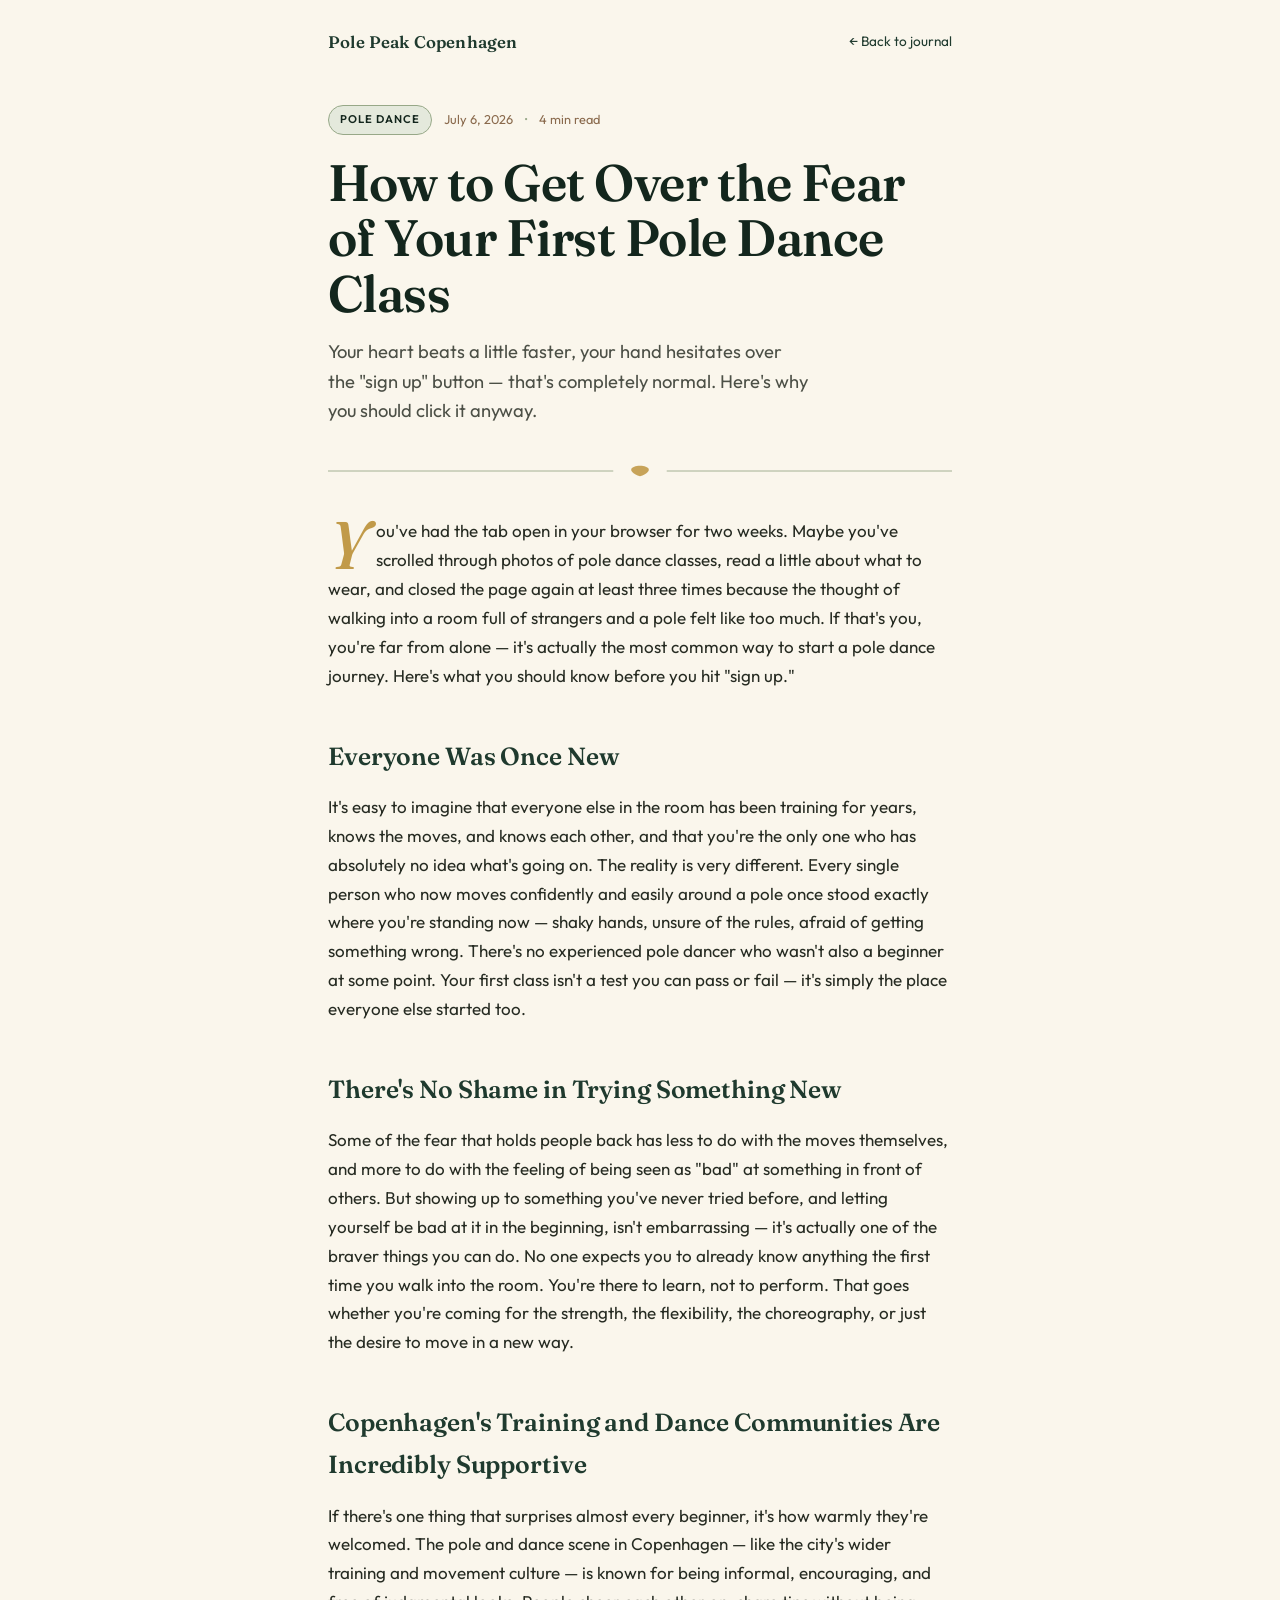
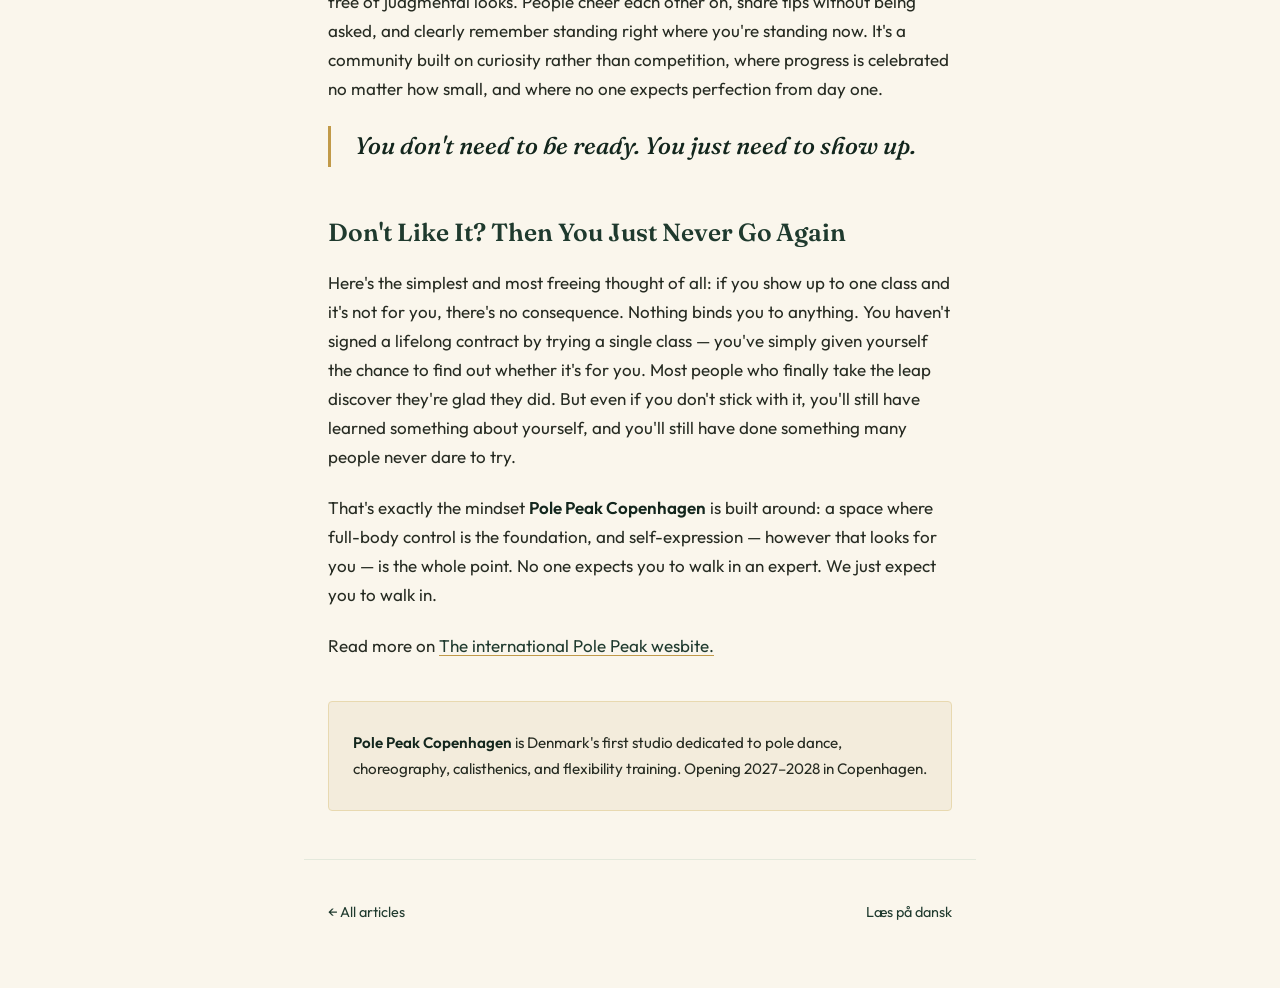
<file: blog/first-pole-dance-class.html>
<!DOCTYPE html>
<html lang="en-DK">
<head>
  <meta charset="UTF-8">
  <meta name="viewport" content="width=device-width, initial-scale=1.0">
  <title>How to Get Over the Fear of Your First Pole Dance Class | Pole Peak Copenhagen</title>
  <meta name="description" content="Nervous about showing up to your first pole dance class in Copenhagen? Here's how to get past the fear — and why there's really nothing to be afraid of.">

  <!-- hreflang -->
  <link rel="alternate" hreflang="en-DK" href="https://polepeakcph.dk/blog/first-pole-dance-class">
  <link rel="alternate" hreflang="da-DK" href="https://polepeakcph.dk/blog/din-foerste-poledance-time">
  <link rel="alternate" hreflang="x-default" href="https://polepeakcph.dk/blog/din-foerste-poledance-time">
  <link rel="canonical" href="https://polepeakcph.dk/blog/first-pole-dance-class">

  <!-- Open Graph -->
  <meta property="og:type" content="article">
  <meta property="og:title" content="How to Get Over the Fear of Your First Pole Dance Class">
  <meta property="og:description" content="Nervous about showing up to your first pole dance class? Here's how to get past the fear — and why there's really nothing to be afraid of.">
  <meta property="og:locale" content="en_DK">
  <meta property="og:url" content="https://polepeakcph.dk/blog/first-pole-dance-class">
  <meta property="og:image" content="https://polepeakcph.dk/images/first-pole-dance-class-card.jpg">

  <!-- JSON-LD -->
  <script type="application/ld+json">
  {
    "@context": "https://schema.org",
    "@type": "BlogPosting",
    "headline": "How to Get Over the Fear of Your First Pole Dance Class",
    "description": "Nervous about showing up to your first pole dance class in Copenhagen? Here's how to get past the fear — and why there's really nothing to be afraid of.",
    "image": "https://polepeakcph.dk/images/first-pole-dance-class-hero.jpg",
    "inLanguage": "en-DK",
    "datePublished": "2026-07-06",
    "author": { "@type": "Organization", "name": "Pole Peak Copenhagen" },
    "publisher": { "@type": "Organization", "name": "Pole Peak Copenhagen" }
  }
  </script>

<link rel="stylesheet" href="/style-posts.css">
</head>
<body class="post-page">

  <header class="post-topbar">
    <a href="/en" class="post-topbar__brand">Pole Peak Copenhagen</a>
    <a href="/en-blog" class="post-topbar__back">← Back to journal</a>
  </header>

  <header class="post-header">
    <div class="post-meta">
      <span class="post-category">Pole Dance</span>
      <span class="post-date">July 6, 2026</span>
      <span class="post-dot">·</span>
      <span class="post-readtime">4 min read</span>
    </div>
    <h1 class="post-title">How to Get Over the Fear of Your First Pole Dance Class</h1>
    <p class="post-excerpt">Your heart beats a little faster, your hand hesitates over the "sign up" button — that's completely normal. Here's why you should click it anyway.</p>
  </header>

  <div class="post-divider" aria-hidden="true">
    <svg viewBox="0 0 700 20" xmlns="http://www.w3.org/2000/svg">
      <line x1="0" y1="10" x2="320" y2="10" class="leaf-line"/>
      <path class="leaf-shape" d="M350 4 C 360 4, 366 10, 350 16 C 334 10, 340 4, 350 4 Z"/>
      <line x1="380" y1="10" x2="700" y2="10" class="leaf-line"/>
    </svg>
  </div>

  <main class="post-body">
    <p>You've had the tab open in your browser for two weeks. Maybe you've scrolled through photos of pole dance classes, read a little about what to wear, and closed the page again at least three times because the thought of walking into a room full of strangers and a pole felt like too much. If that's you, you're far from alone — it's actually the most common way to start a pole dance journey. Here's what you should know before you hit "sign up."</p>

    <h2>Everyone Was Once New</h2>
    <p>It's easy to imagine that everyone else in the room has been training for years, knows the moves, and knows each other, and that you're the only one who has absolutely no idea what's going on. The reality is very different. Every single person who now moves confidently and easily around a pole once stood exactly where you're standing now — shaky hands, unsure of the rules, afraid of getting something wrong. There's no experienced pole dancer who wasn't also a beginner at some point. Your first class isn't a test you can pass or fail — it's simply the place everyone else started too.</p>

    <h2>There's No Shame in Trying Something New</h2>
    <p>Some of the fear that holds people back has less to do with the moves themselves, and more to do with the feeling of being seen as "bad" at something in front of others. But showing up to something you've never tried before, and letting yourself be bad at it in the beginning, isn't embarrassing — it's actually one of the braver things you can do. No one expects you to already know anything the first time you walk into the room. You're there to learn, not to perform. That goes whether you're coming for the strength, the flexibility, the choreography, or just the desire to move in a new way.</p>

    <h2>Copenhagen's Training and Dance Communities Are Incredibly Supportive</h2>
    <p>If there's one thing that surprises almost every beginner, it's how warmly they're welcomed. The pole and dance scene in Copenhagen — like the city's wider training and movement culture — is known for being informal, encouraging, and free of judgmental looks. People cheer each other on, share tips without being asked, and clearly remember standing right where you're standing now. It's a community built on curiosity rather than competition, where progress is celebrated no matter how small, and where no one expects perfection from day one.</p>

    <p class="post-pullquote">You don't need to be ready. You just need to show up.</p>

    <h2>Don't Like It? Then You Just Never Go Again</h2>
    <p>Here's the simplest and most freeing thought of all: if you show up to one class and it's not for you, there's no consequence. Nothing binds you to anything. You haven't signed a lifelong contract by trying a single class — you've simply given yourself the chance to find out whether it's for you. Most people who finally take the leap discover they're glad they did. But even if you don't stick with it, you'll still have learned something about yourself, and you'll still have done something many people never dare to try.</p>

    <p>That's exactly the mindset <strong>Pole Peak Copenhagen</strong> is built around: a space where full-body control is the foundation, and self-expression — however that looks for you — is the whole point. No one expects you to walk in an expert. We just expect you to walk in.</p>
<p>Read more on <a href="https://polepeak.com/starting-pole">The international Pole Peak wesbite.</a></p>
    <div class="post-cta">
      <p><strong>Pole Peak Copenhagen</strong> is Denmark's first studio dedicated to pole dance, choreography, calisthenics, and flexibility training. Opening 2027–2028 in Copenhagen.</p>
    </div>
  </main>

  <footer class="post-footer-nav">
    <a href="/en-blog">← All articles</a>
    <span class="post-lang-switch"><a href="/blog/din-foerste-poledance-time">Læs på dansk</a></span>
  </footer>

</body>
</html>
</file>
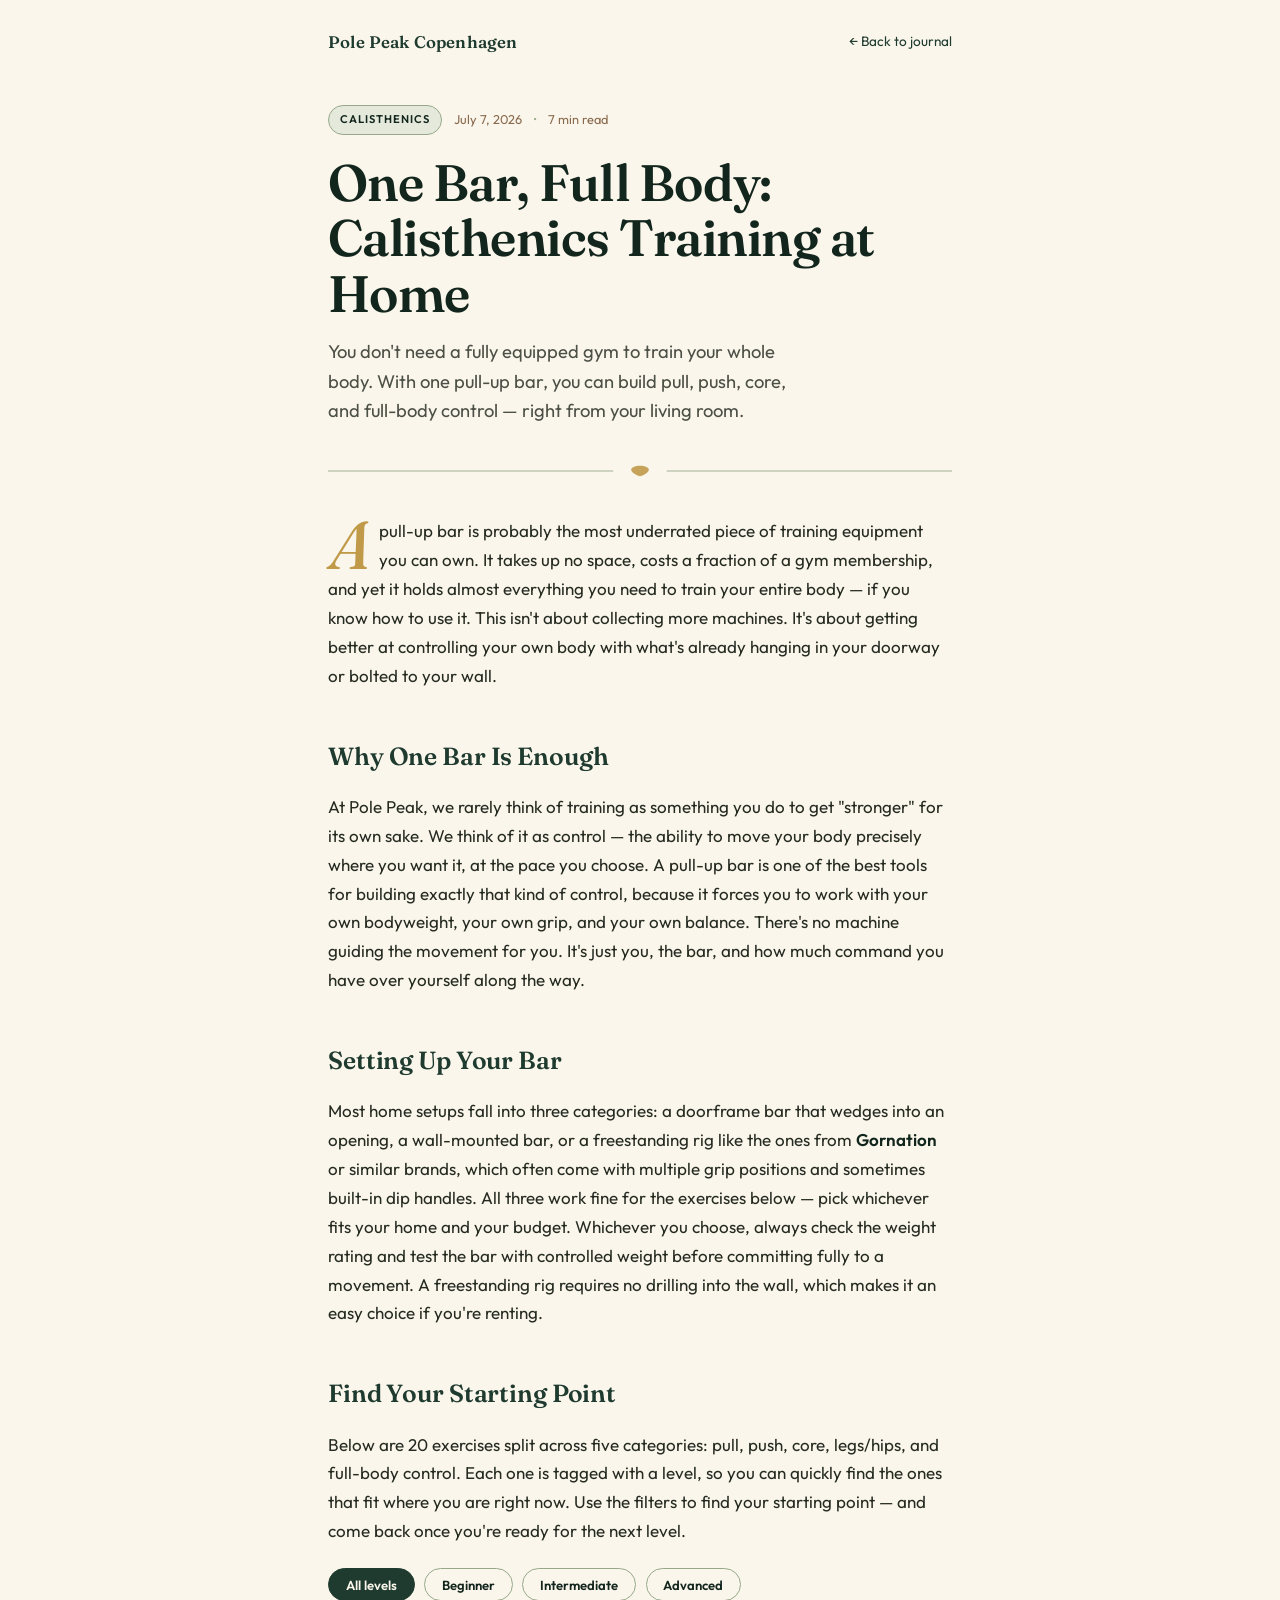
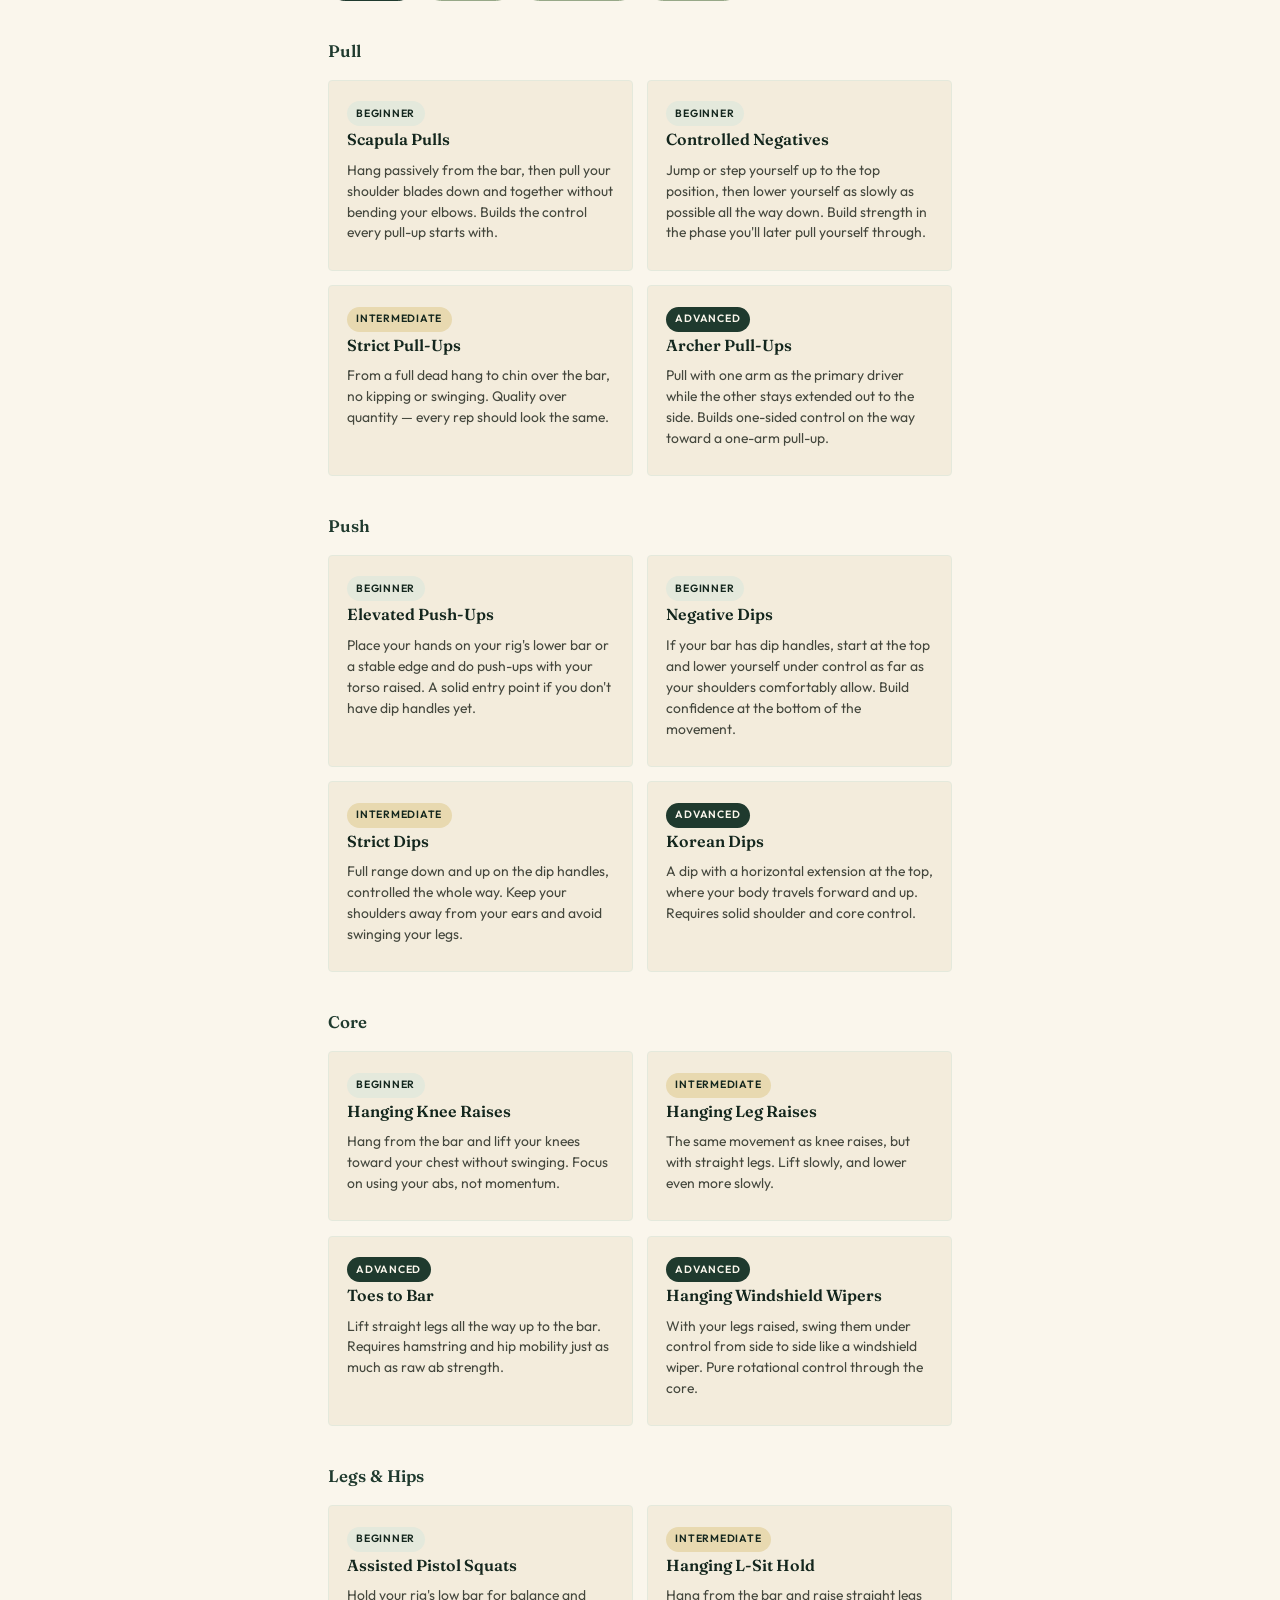
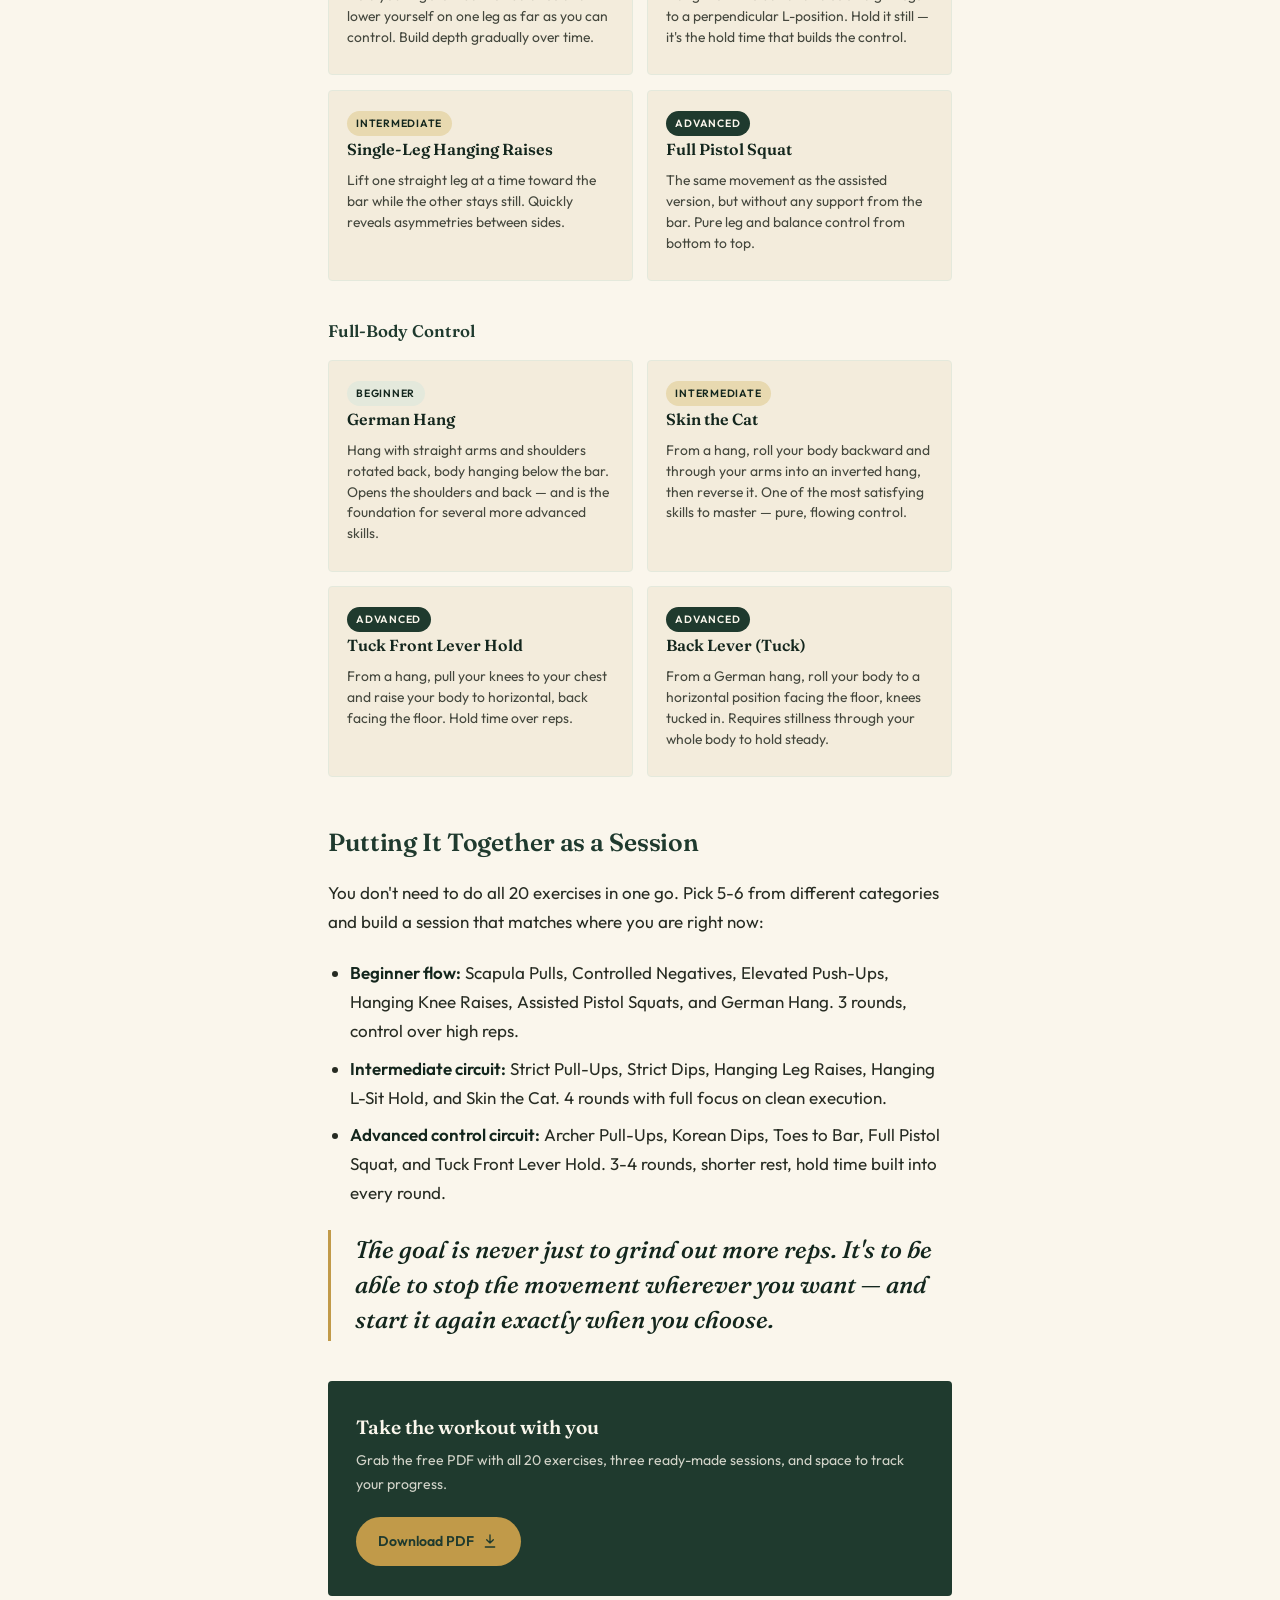
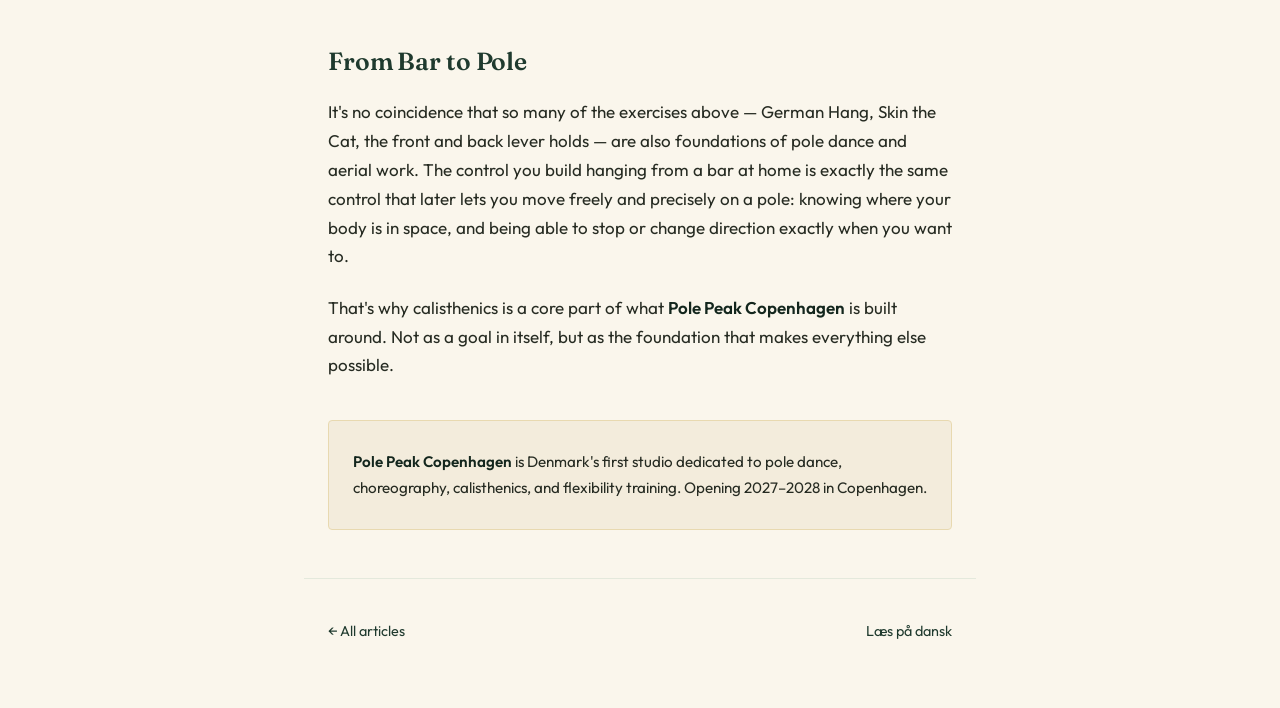
<file: blog/full-body-calisthenics-pull-up-bar-workout.html>
<!DOCTYPE html>
<html lang="en-DK">
<head>
  <meta charset="UTF-8">
  <meta name="viewport" content="width=device-width, initial-scale=1.0">
  <title>One Bar, Full Body: Calisthenics Training at Home | Pole Peak Copenhagen</title>
  <meta name="description" content="You don't need a gym to train your whole body. With one pull-up bar — a Gornation or similar — you can build pull, push, core, and full-body control at home. Find your exercises and grab a free PDF.">

  <!-- hreflang -->
  <link rel="alternate" hreflang="en-DK" href="https://polepeakcph.dk/blog/full-body-calisthenics-pull-up-bar-workout">
  <link rel="alternate" hreflang="da-DK" href="https://polepeakcph.dk/blog/helkrops-calisthenics-traening-med-pullup-bar">
  <link rel="alternate" hreflang="x-default" href="https://polepeakcph.dk/blog/helkrops-calisthenics-traening-med-pullup-bar">
  <link rel="canonical" href="https://polepeakcph.dk/blog/full-body-calisthenics-pull-up-bar-workout">

  <!-- Open Graph -->
  <meta property="og:type" content="article">
  <meta property="og:title" content="One Bar, Full Body: Calisthenics Training at Home">
  <meta property="og:description" content="The exercises, the structure, and a free PDF for a complete full-body workout at home — with nothing but a pull-up bar.">
  <meta property="og:locale" content="en_DK">
  <meta property="og:url" content="https://polepeakcph.dk/blog/full-body-calisthenics-pull-up-bar-workout">
  <meta property="og:image" content="https://polepeakcph.dk/images/full-body-calisthenics-pull-up-bar-workout-card.jpg">

  <!-- JSON-LD -->
  <script type="application/ld+json">
  {
    "@context": "https://schema.org",
    "@type": "BlogPosting",
    "headline": "One Bar, Full Body: Calisthenics Training at Home",
    "description": "How to train your whole body at home with just a pull-up bar — exercises, structure, and a free downloadable PDF.",
    "image": "https://polepeakcph.dk/images/full-body-calisthenics-pull-up-bar-workout-hero.jpg",
    "inLanguage": "en-DK",
    "datePublished": "2026-07-07",
    "author": { "@type": "Organization", "name": "Pole Peak Copenhagen" },
    "publisher": { "@type": "Organization", "name": "Pole Peak Copenhagen" }
  }
  </script>

<link rel="stylesheet" href="/style-posts.css">
</head>
<body class="post-page">

  <header class="post-topbar">
    <a href="/en" class="post-topbar__brand">Pole Peak Copenhagen</a>
    <a href="/en-blog" class="post-topbar__back">← Back to journal</a>
  </header>

  <header class="post-header">
    <div class="post-meta">
      <span class="post-category">Calisthenics</span>
      <span class="post-date">July 7, 2026</span>
      <span class="post-dot">·</span>
      <span class="post-readtime">7 min read</span>
    </div>
    <h1 class="post-title">One Bar, Full Body: Calisthenics Training at Home</h1>
    <p class="post-excerpt">You don't need a fully equipped gym to train your whole body. With one pull-up bar, you can build pull, push, core, and full-body control — right from your living room.</p>
  </header>

  <div class="post-divider" aria-hidden="true">
    <svg viewBox="0 0 700 20" xmlns="http://www.w3.org/2000/svg">
      <line x1="0" y1="10" x2="320" y2="10" class="leaf-line"/>
      <path class="leaf-shape" d="M350 4 C 360 4, 366 10, 350 16 C 334 10, 340 4, 350 4 Z"/>
      <line x1="380" y1="10" x2="700" y2="10" class="leaf-line"/>
    </svg>
  </div>

  <main class="post-body">
    <p>A pull-up bar is probably the most underrated piece of training equipment you can own. It takes up no space, costs a fraction of a gym membership, and yet it holds almost everything you need to train your entire body — if you know how to use it. This isn't about collecting more machines. It's about getting better at controlling your own body with what's already hanging in your doorway or bolted to your wall.</p>

    <h2>Why One Bar Is Enough</h2>
    <p>At Pole Peak, we rarely think of training as something you do to get "stronger" for its own sake. We think of it as control — the ability to move your body precisely where you want it, at the pace you choose. A pull-up bar is one of the best tools for building exactly that kind of control, because it forces you to work with your own bodyweight, your own grip, and your own balance. There's no machine guiding the movement for you. It's just you, the bar, and how much command you have over yourself along the way.</p>

    <h2>Setting Up Your Bar</h2>
    <p>Most home setups fall into three categories: a doorframe bar that wedges into an opening, a wall-mounted bar, or a freestanding rig like the ones from <strong>Gornation</strong> or similar brands, which often come with multiple grip positions and sometimes built-in dip handles. All three work fine for the exercises below — pick whichever fits your home and your budget. Whichever you choose, always check the weight rating and test the bar with controlled weight before committing fully to a movement. A freestanding rig requires no drilling into the wall, which makes it an easy choice if you're renting.</p>

    <h2>Find Your Starting Point</h2>
    <p>Below are 20 exercises split across five categories: pull, push, core, legs/hips, and full-body control. Each one is tagged with a level, so you can quickly find the ones that fit where you are right now. Use the filters to find your starting point — and come back once you're ready for the next level.</p>

    <div class="exercise-filters" role="group" aria-label="Filter exercises by level">
      <button class="exercise-filter-chip active" data-level="all">All levels</button>
      <button class="exercise-filter-chip" data-level="beginner">Beginner</button>
      <button class="exercise-filter-chip" data-level="intermediate">Intermediate</button>
      <button class="exercise-filter-chip" data-level="advanced">Advanced</button>
    </div>

    <div class="exercise-section">
      <h3 class="exercise-section-title">Pull</h3>
      <div class="exercise-grid">
        <div class="exercise-card" data-level="beginner">
          <span class="exercise-level" data-level="beginner">Beginner</span>
          <h4>Scapula Pulls</h4>
          <p>Hang passively from the bar, then pull your shoulder blades down and together without bending your elbows. Builds the control every pull-up starts with.</p>
        </div>
        <div class="exercise-card" data-level="beginner">
          <span class="exercise-level" data-level="beginner">Beginner</span>
          <h4>Controlled Negatives</h4>
          <p>Jump or step yourself up to the top position, then lower yourself as slowly as possible all the way down. Build strength in the phase you'll later pull yourself through.</p>
        </div>
        <div class="exercise-card" data-level="intermediate">
          <span class="exercise-level" data-level="intermediate">Intermediate</span>
          <h4>Strict Pull-Ups</h4>
          <p>From a full dead hang to chin over the bar, no kipping or swinging. Quality over quantity — every rep should look the same.</p>
        </div>
        <div class="exercise-card" data-level="advanced">
          <span class="exercise-level" data-level="advanced">Advanced</span>
          <h4>Archer Pull-Ups</h4>
          <p>Pull with one arm as the primary driver while the other stays extended out to the side. Builds one-sided control on the way toward a one-arm pull-up.</p>
        </div>
      </div>
    </div>

    <div class="exercise-section">
      <h3 class="exercise-section-title">Push</h3>
      <div class="exercise-grid">
        <div class="exercise-card" data-level="beginner">
          <span class="exercise-level" data-level="beginner">Beginner</span>
          <h4>Elevated Push-Ups</h4>
          <p>Place your hands on your rig's lower bar or a stable edge and do push-ups with your torso raised. A solid entry point if you don't have dip handles yet.</p>
        </div>
        <div class="exercise-card" data-level="beginner">
          <span class="exercise-level" data-level="beginner">Beginner</span>
          <h4>Negative Dips</h4>
          <p>If your bar has dip handles, start at the top and lower yourself under control as far as your shoulders comfortably allow. Build confidence at the bottom of the movement.</p>
        </div>
        <div class="exercise-card" data-level="intermediate">
          <span class="exercise-level" data-level="intermediate">Intermediate</span>
          <h4>Strict Dips</h4>
          <p>Full range down and up on the dip handles, controlled the whole way. Keep your shoulders away from your ears and avoid swinging your legs.</p>
        </div>
        <div class="exercise-card" data-level="advanced">
          <span class="exercise-level" data-level="advanced">Advanced</span>
          <h4>Korean Dips</h4>
          <p>A dip with a horizontal extension at the top, where your body travels forward and up. Requires solid shoulder and core control.</p>
        </div>
      </div>
    </div>

    <div class="exercise-section">
      <h3 class="exercise-section-title">Core</h3>
      <div class="exercise-grid">
        <div class="exercise-card" data-level="beginner">
          <span class="exercise-level" data-level="beginner">Beginner</span>
          <h4>Hanging Knee Raises</h4>
          <p>Hang from the bar and lift your knees toward your chest without swinging. Focus on using your abs, not momentum.</p>
        </div>
        <div class="exercise-card" data-level="intermediate">
          <span class="exercise-level" data-level="intermediate">Intermediate</span>
          <h4>Hanging Leg Raises</h4>
          <p>The same movement as knee raises, but with straight legs. Lift slowly, and lower even more slowly.</p>
        </div>
        <div class="exercise-card" data-level="advanced">
          <span class="exercise-level" data-level="advanced">Advanced</span>
          <h4>Toes to Bar</h4>
          <p>Lift straight legs all the way up to the bar. Requires hamstring and hip mobility just as much as raw ab strength.</p>
        </div>
        <div class="exercise-card" data-level="advanced">
          <span class="exercise-level" data-level="advanced">Advanced</span>
          <h4>Hanging Windshield Wipers</h4>
          <p>With your legs raised, swing them under control from side to side like a windshield wiper. Pure rotational control through the core.</p>
        </div>
      </div>
    </div>

    <div class="exercise-section">
      <h3 class="exercise-section-title">Legs &amp; Hips</h3>
      <div class="exercise-grid">
        <div class="exercise-card" data-level="beginner">
          <span class="exercise-level" data-level="beginner">Beginner</span>
          <h4>Assisted Pistol Squats</h4>
          <p>Hold your rig's low bar for balance and lower yourself on one leg as far as you can control. Build depth gradually over time.</p>
        </div>
        <div class="exercise-card" data-level="intermediate">
          <span class="exercise-level" data-level="intermediate">Intermediate</span>
          <h4>Hanging L-Sit Hold</h4>
          <p>Hang from the bar and raise straight legs to a perpendicular L-position. Hold it still — it's the hold time that builds the control.</p>
        </div>
        <div class="exercise-card" data-level="intermediate">
          <span class="exercise-level" data-level="intermediate">Intermediate</span>
          <h4>Single-Leg Hanging Raises</h4>
          <p>Lift one straight leg at a time toward the bar while the other stays still. Quickly reveals asymmetries between sides.</p>
        </div>
        <div class="exercise-card" data-level="advanced">
          <span class="exercise-level" data-level="advanced">Advanced</span>
          <h4>Full Pistol Squat</h4>
          <p>The same movement as the assisted version, but without any support from the bar. Pure leg and balance control from bottom to top.</p>
        </div>
      </div>
    </div>

    <div class="exercise-section">
      <h3 class="exercise-section-title">Full-Body Control</h3>
      <div class="exercise-grid">
        <div class="exercise-card" data-level="beginner">
          <span class="exercise-level" data-level="beginner">Beginner</span>
          <h4>German Hang</h4>
          <p>Hang with straight arms and shoulders rotated back, body hanging below the bar. Opens the shoulders and back — and is the foundation for several more advanced skills.</p>
        </div>
        <div class="exercise-card" data-level="intermediate">
          <span class="exercise-level" data-level="intermediate">Intermediate</span>
          <h4>Skin the Cat</h4>
          <p>From a hang, roll your body backward and through your arms into an inverted hang, then reverse it. One of the most satisfying skills to master — pure, flowing control.</p>
        </div>
        <div class="exercise-card" data-level="advanced">
          <span class="exercise-level" data-level="advanced">Advanced</span>
          <h4>Tuck Front Lever Hold</h4>
          <p>From a hang, pull your knees to your chest and raise your body to horizontal, back facing the floor. Hold time over reps.</p>
        </div>
        <div class="exercise-card" data-level="advanced">
          <span class="exercise-level" data-level="advanced">Advanced</span>
          <h4>Back Lever (Tuck)</h4>
          <p>From a German hang, roll your body to a horizontal position facing the floor, knees tucked in. Requires stillness through your whole body to hold steady.</p>
        </div>
      </div>
    </div>

    <h2>Putting It Together as a Session</h2>
    <p>You don't need to do all 20 exercises in one go. Pick 5-6 from different categories and build a session that matches where you are right now:</p>
    <ul>
      <li><strong>Beginner flow:</strong> Scapula Pulls, Controlled Negatives, Elevated Push-Ups, Hanging Knee Raises, Assisted Pistol Squats, and German Hang. 3 rounds, control over high reps.</li>
      <li><strong>Intermediate circuit:</strong> Strict Pull-Ups, Strict Dips, Hanging Leg Raises, Hanging L-Sit Hold, and Skin the Cat. 4 rounds with full focus on clean execution.</li>
      <li><strong>Advanced control circuit:</strong> Archer Pull-Ups, Korean Dips, Toes to Bar, Full Pistol Squat, and Tuck Front Lever Hold. 3-4 rounds, shorter rest, hold time built into every round.</li>
    </ul>

    <p class="post-pullquote">The goal is never just to grind out more reps. It's to be able to stop the movement wherever you want — and start it again exactly when you choose.</p>

    <div class="post-download">
      <div class="post-download-text">
        <h3>Take the workout with you</h3>
        <p>Grab the free PDF with all 20 exercises, three ready-made sessions, and space to track your progress.</p>
      </div>
      <a class="post-download-btn" href="/downloads/full-body-calisthenics-pull-up-bar-workout.pdf" download>
        Download PDF
        <svg width="16" height="16" viewBox="0 0 24 24" fill="none" stroke="currentColor" stroke-width="2" stroke-linecap="round" stroke-linejoin="round"><path d="M12 3v12M7 10l5 5 5-5M5 21h14"/></svg>
      </a>
    </div>

    <h2>From Bar to Pole</h2>
    <p>It's no coincidence that so many of the exercises above — German Hang, Skin the Cat, the front and back lever holds — are also foundations of pole dance and aerial work. The control you build hanging from a bar at home is exactly the same control that later lets you move freely and precisely on a pole: knowing where your body is in space, and being able to stop or change direction exactly when you want to.</p>

    <p>That's why calisthenics is a core part of what <strong>Pole Peak Copenhagen</strong> is built around. Not as a goal in itself, but as the foundation that makes everything else possible.</p>

    <div class="post-cta">
      <p><strong>Pole Peak Copenhagen</strong> is Denmark's first studio dedicated to pole dance, choreography, calisthenics, and flexibility training. Opening 2027–2028 in Copenhagen.</p>
    </div>
  </main>

  <footer class="post-footer-nav">
    <a href="/en-blog">← All articles</a>
    <span class="post-lang-switch"><a href="/blog/helkrops-calisthenics-traening-med-pullup-bar">Læs på dansk</a></span>
  </footer>

  <script>
    (function () {
      var chips = document.querySelectorAll('.exercise-filter-chip');
      var cards = document.querySelectorAll('.exercise-card');
      var sections = document.querySelectorAll('.exercise-section');

      function applyLevel(level) {
        cards.forEach(function (card) {
          var match = level === 'all' || card.dataset.level === level;
          card.classList.toggle('is-hidden', !match);
        });
        sections.forEach(function (sec) {
          var anyVisible = sec.querySelectorAll('.exercise-card:not(.is-hidden)').length > 0;
          sec.classList.toggle('is-empty', !anyVisible);
        });
      }

      chips.forEach(function (chip) {
        chip.addEventListener('click', function () {
          chips.forEach(function (c) { c.classList.remove('active'); });
          chip.classList.add('active');
          applyLevel(chip.dataset.level);
        });
      });
    })();
  </script>

</body>
</html>
</file>
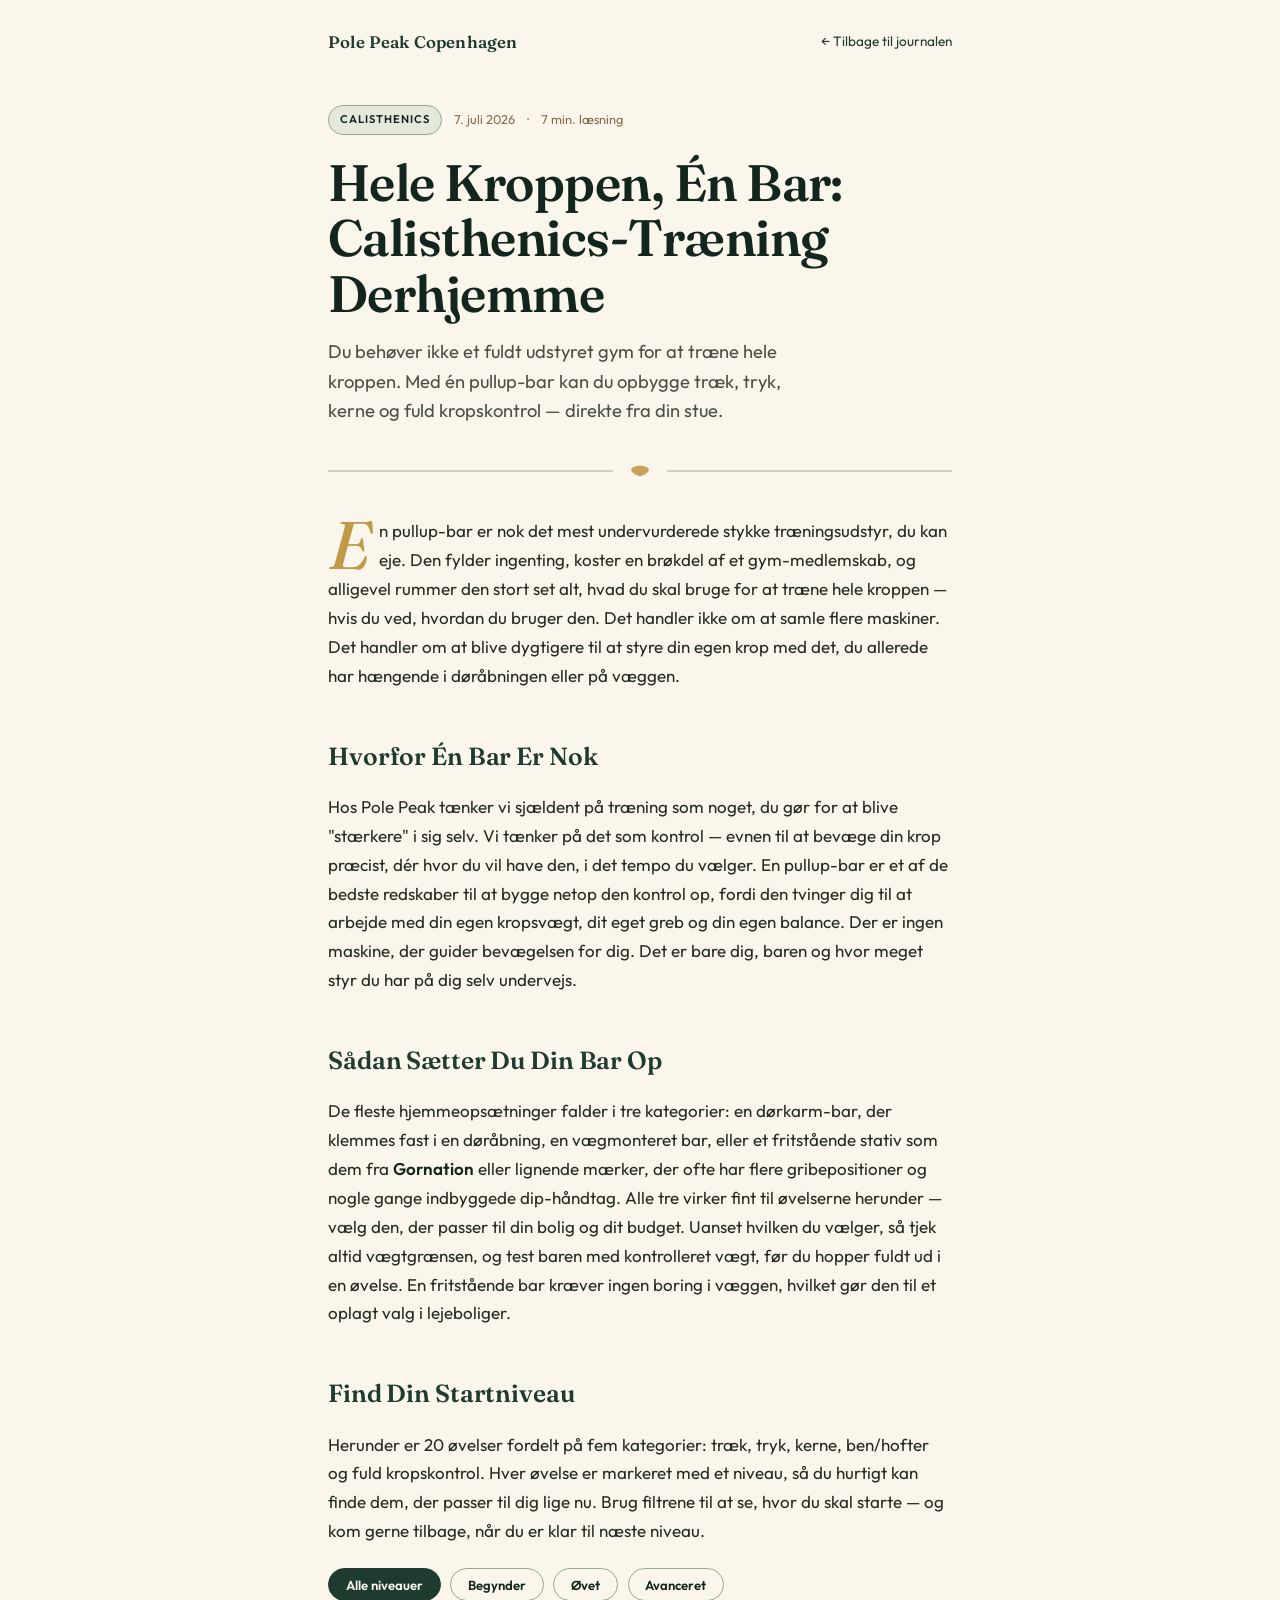
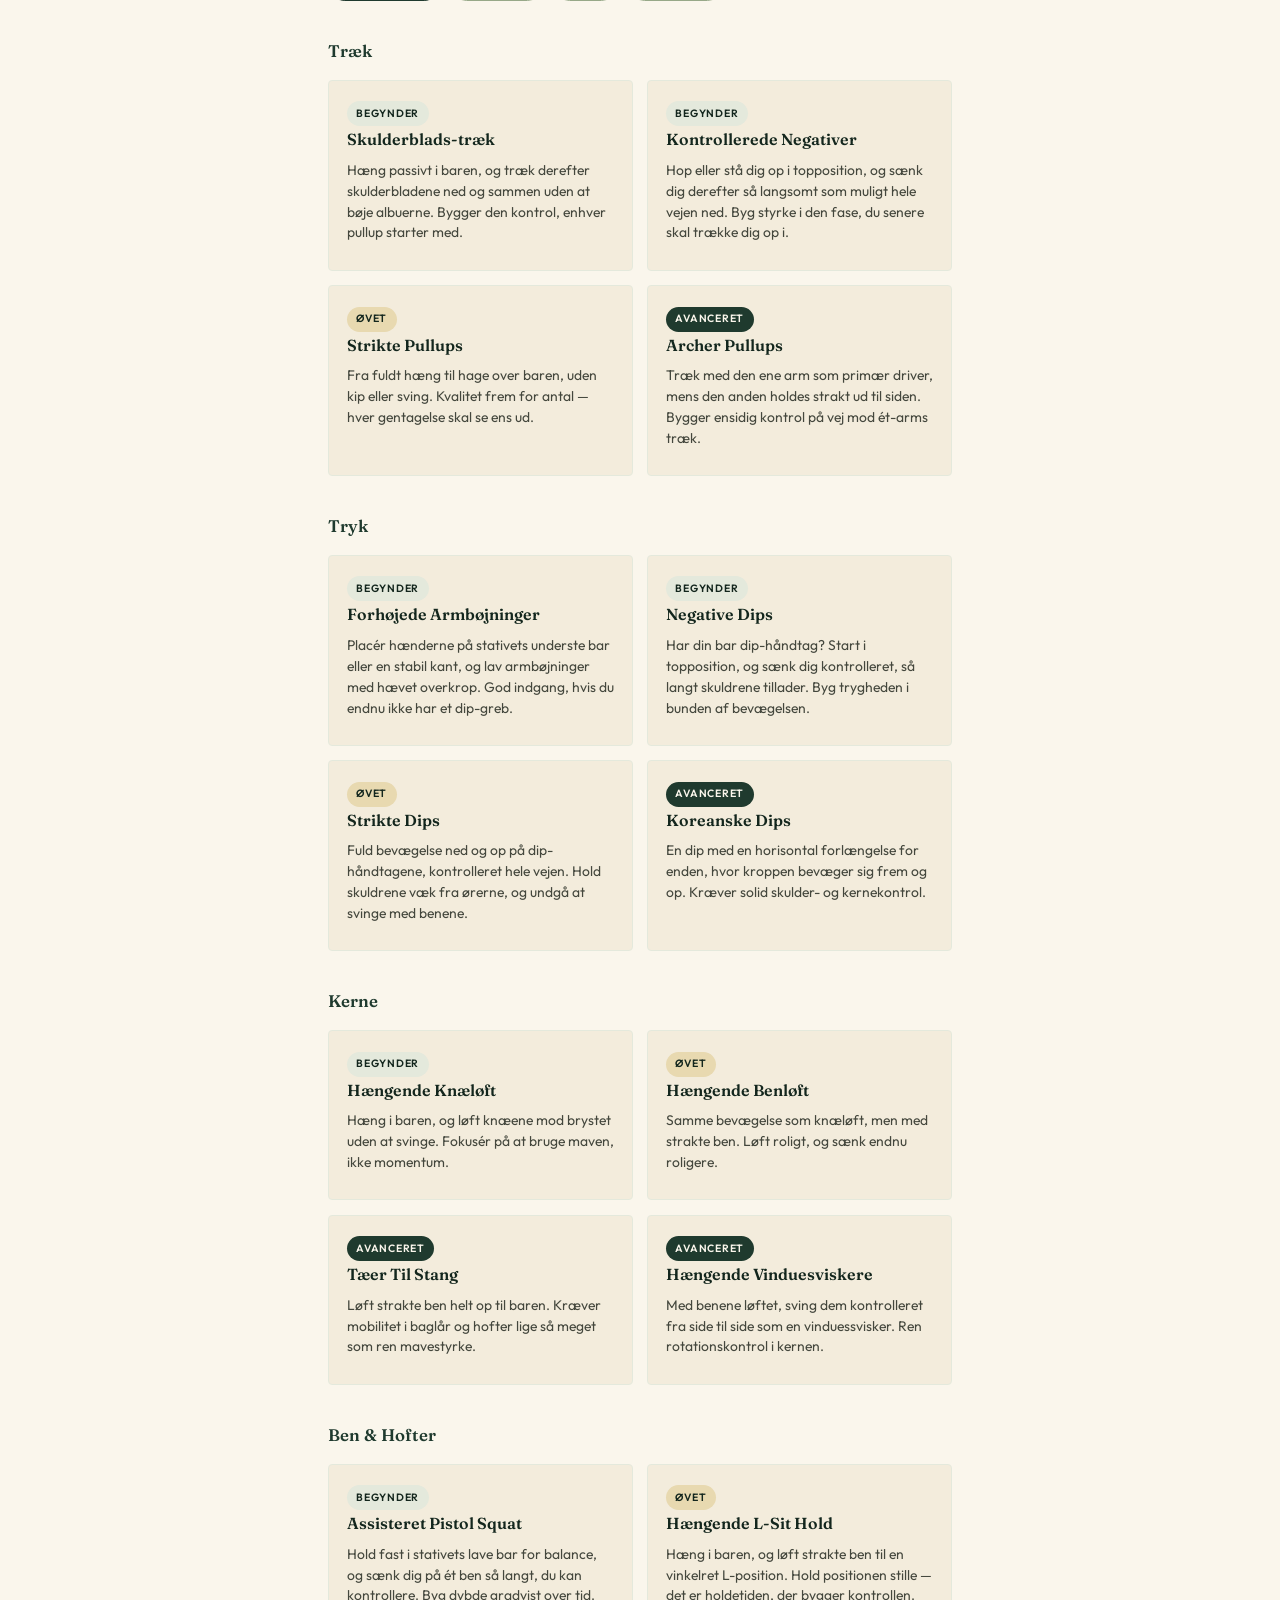
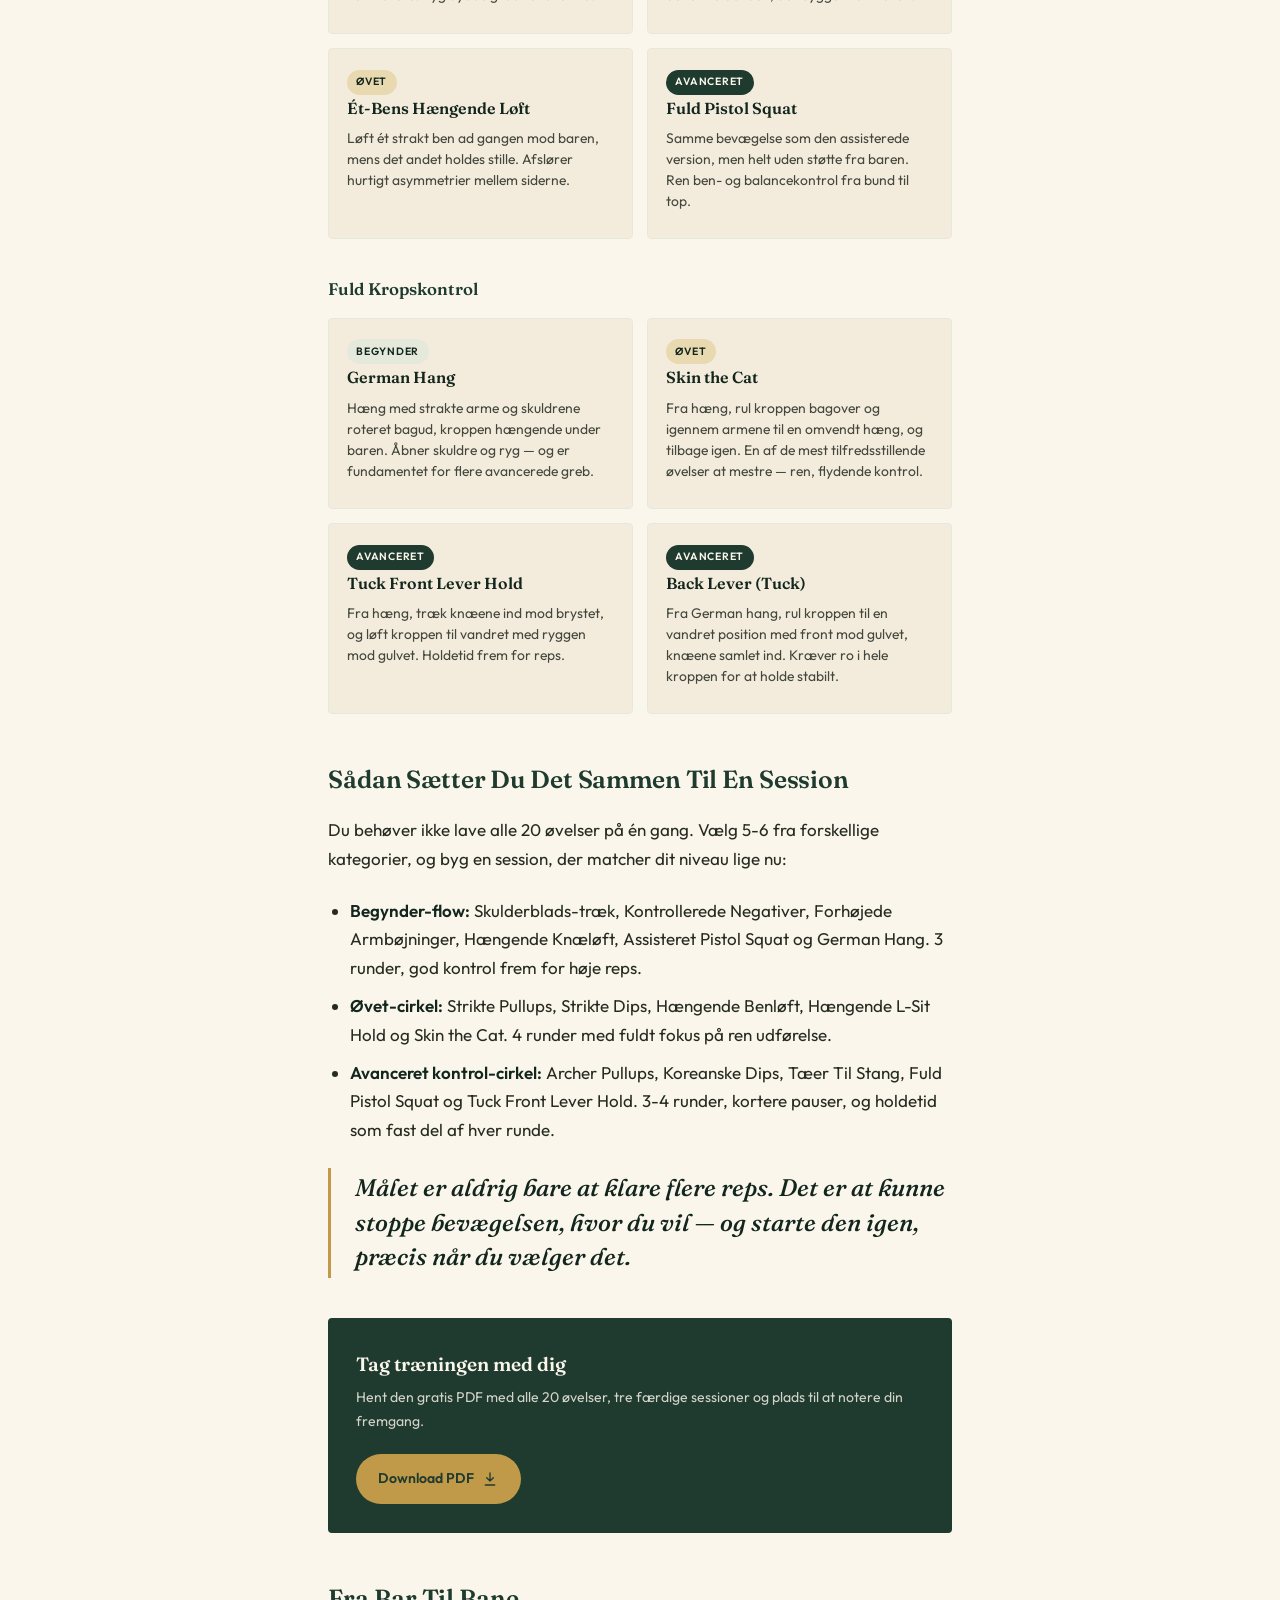
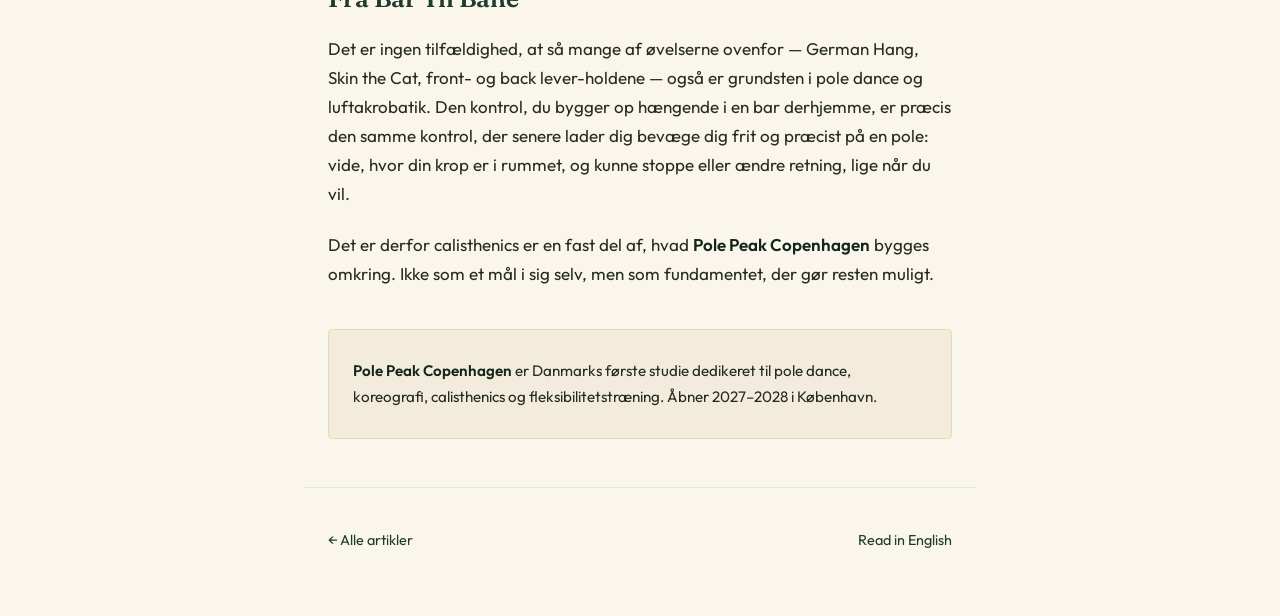
<file: blog/helkrops-calisthenics-traening-med-pullup-bar.html>
<!DOCTYPE html>
<html lang="da-DK">
<head>
  <meta charset="UTF-8">
  <meta name="viewport" content="width=device-width, initial-scale=1.0">
  <title>Hele Kroppen, Én Bar: Calisthenics-Træning Derhjemme | Pole Peak Copenhagen</title>
  <meta name="description" content="Du behøver ikke et gym for at træne hele kroppen. Med én pullup-bar — som Gornation eller lignende — kan du opbygge træk, tryk, kerne og fuld kropskontrol derhjemme. Find dine øvelser og hent en gratis PDF.">

  <!-- hreflang -->
  <link rel="alternate" hreflang="da-DK" href="https://polepeakcph.dk/blog/helkrops-calisthenics-traening-med-pullup-bar">
  <link rel="alternate" hreflang="en-DK" href="https://polepeakcph.dk/blog/full-body-calisthenics-pull-up-bar-workout">
  <link rel="alternate" hreflang="x-default" href="https://polepeakcph.dk/blog/helkrops-calisthenics-traening-med-pullup-bar">
  <link rel="canonical" href="https://polepeakcph.dk/blog/helkrops-calisthenics-traening-med-pullup-bar">

  <!-- Open Graph -->
  <meta property="og:type" content="article">
  <meta property="og:title" content="Hele Kroppen, Én Bar: Calisthenics-Træning Derhjemme">
  <meta property="og:description" content="Øvelserne, strukturen og en gratis PDF til en komplet helkropstræning derhjemme — med kun en pullup-bar.">
  <meta property="og:locale" content="da_DK">
  <meta property="og:url" content="https://polepeakcph.dk/blog/helkrops-calisthenics-traening-med-pullup-bar">
  <meta property="og:image" content="https://polepeakcph.dk/images/helkrops-calisthenics-traening-med-pullup-bar-card.jpg">

  <!-- JSON-LD -->
  <script type="application/ld+json">
  {
    "@context": "https://schema.org",
    "@type": "BlogPosting",
    "headline": "Hele Kroppen, Én Bar: Calisthenics-Træning Derhjemme",
    "description": "Sådan træner du hele kroppen derhjemme med kun en pullup-bar — øvelser, struktur og en gratis downloadbar PDF.",
    "image": "https://polepeakcph.dk/images/helkrops-calisthenics-traening-med-pullup-bar-hero.jpg",
    "inLanguage": "da-DK",
    "datePublished": "2026-07-07",
    "author": { "@type": "Organization", "name": "Pole Peak Copenhagen" },
    "publisher": { "@type": "Organization", "name": "Pole Peak Copenhagen" }
  }
  </script>

<link rel="stylesheet" href="/style-posts.css">
</head>
<body class="post-page">

  <header class="post-topbar">
    <a href="/index" class="post-topbar__brand">Pole Peak Copenhagen</a>
    <a href="/blog" class="post-topbar__back">← Tilbage til journalen</a>
  </header>

  <header class="post-header">
    <div class="post-meta">
      <span class="post-category">Calisthenics</span>
      <span class="post-date">7. juli 2026</span>
      <span class="post-dot">·</span>
      <span class="post-readtime">7 min. læsning</span>
    </div>
    <h1 class="post-title">Hele Kroppen, Én Bar: Calisthenics-Træning Derhjemme</h1>
    <p class="post-excerpt">Du behøver ikke et fuldt udstyret gym for at træne hele kroppen. Med én pullup-bar kan du opbygge træk, tryk, kerne og fuld kropskontrol — direkte fra din stue.</p>
  </header>

  <div class="post-divider" aria-hidden="true">
    <svg viewBox="0 0 700 20" xmlns="http://www.w3.org/2000/svg">
      <line x1="0" y1="10" x2="320" y2="10" class="leaf-line"/>
      <path class="leaf-shape" d="M350 4 C 360 4, 366 10, 350 16 C 334 10, 340 4, 350 4 Z"/>
      <line x1="380" y1="10" x2="700" y2="10" class="leaf-line"/>
    </svg>
  </div>

  <main class="post-body">
    <p>En pullup-bar er nok det mest undervurderede stykke træningsudstyr, du kan eje. Den fylder ingenting, koster en brøkdel af et gym-medlemskab, og alligevel rummer den stort set alt, hvad du skal bruge for at træne hele kroppen — hvis du ved, hvordan du bruger den. Det handler ikke om at samle flere maskiner. Det handler om at blive dygtigere til at styre din egen krop med det, du allerede har hængende i døråbningen eller på væggen.</p>

    <h2>Hvorfor Én Bar Er Nok</h2>
    <p>Hos Pole Peak tænker vi sjældent på træning som noget, du gør for at blive "stærkere" i sig selv. Vi tænker på det som kontrol — evnen til at bevæge din krop præcist, dér hvor du vil have den, i det tempo du vælger. En pullup-bar er et af de bedste redskaber til at bygge netop den kontrol op, fordi den tvinger dig til at arbejde med din egen kropsvægt, dit eget greb og din egen balance. Der er ingen maskine, der guider bevægelsen for dig. Det er bare dig, baren og hvor meget styr du har på dig selv undervejs.</p>

    <h2>Sådan Sætter Du Din Bar Op</h2>
    <p>De fleste hjemmeopsætninger falder i tre kategorier: en dørkarm-bar, der klemmes fast i en døråbning, en vægmonteret bar, eller et fritstående stativ som dem fra <strong>Gornation</strong> eller lignende mærker, der ofte har flere gribepositioner og nogle gange indbyggede dip-håndtag. Alle tre virker fint til øvelserne herunder — vælg den, der passer til din bolig og dit budget. Uanset hvilken du vælger, så tjek altid vægtgrænsen, og test baren med kontrolleret vægt, før du hopper fuldt ud i en øvelse. En fritstående bar kræver ingen boring i væggen, hvilket gør den til et oplagt valg i lejeboliger.</p>

    <h2>Find Din Startniveau</h2>
    <p>Herunder er 20 øvelser fordelt på fem kategorier: træk, tryk, kerne, ben/hofter og fuld kropskontrol. Hver øvelse er markeret med et niveau, så du hurtigt kan finde dem, der passer til dig lige nu. Brug filtrene til at se, hvor du skal starte — og kom gerne tilbage, når du er klar til næste niveau.</p>

    <div class="exercise-filters" role="group" aria-label="Filtrér øvelser efter niveau">
      <button class="exercise-filter-chip active" data-level="all">Alle niveauer</button>
      <button class="exercise-filter-chip" data-level="beginner">Begynder</button>
      <button class="exercise-filter-chip" data-level="intermediate">Øvet</button>
      <button class="exercise-filter-chip" data-level="advanced">Avanceret</button>
    </div>

    <div class="exercise-section">
      <h3 class="exercise-section-title">Træk</h3>
      <div class="exercise-grid">
        <div class="exercise-card" data-level="beginner">
          <span class="exercise-level" data-level="beginner">Begynder</span>
          <h4>Skulderblads-træk</h4>
          <p>Hæng passivt i baren, og træk derefter skulderbladene ned og sammen uden at bøje albuerne. Bygger den kontrol, enhver pullup starter med.</p>
        </div>
        <div class="exercise-card" data-level="beginner">
          <span class="exercise-level" data-level="beginner">Begynder</span>
          <h4>Kontrollerede Negativer</h4>
          <p>Hop eller stå dig op i topposition, og sænk dig derefter så langsomt som muligt hele vejen ned. Byg styrke i den fase, du senere skal trække dig op i.</p>
        </div>
        <div class="exercise-card" data-level="intermediate">
          <span class="exercise-level" data-level="intermediate">Øvet</span>
          <h4>Strikte Pullups</h4>
          <p>Fra fuldt hæng til hage over baren, uden kip eller sving. Kvalitet frem for antal — hver gentagelse skal se ens ud.</p>
        </div>
        <div class="exercise-card" data-level="advanced">
          <span class="exercise-level" data-level="advanced">Avanceret</span>
          <h4>Archer Pullups</h4>
          <p>Træk med den ene arm som primær driver, mens den anden holdes strakt ud til siden. Bygger ensidig kontrol på vej mod ét-arms træk.</p>
        </div>
      </div>
    </div>

    <div class="exercise-section">
      <h3 class="exercise-section-title">Tryk</h3>
      <div class="exercise-grid">
        <div class="exercise-card" data-level="beginner">
          <span class="exercise-level" data-level="beginner">Begynder</span>
          <h4>Forhøjede Armbøjninger</h4>
          <p>Placér hænderne på stativets underste bar eller en stabil kant, og lav armbøjninger med hævet overkrop. God indgang, hvis du endnu ikke har et dip-greb.</p>
        </div>
        <div class="exercise-card" data-level="beginner">
          <span class="exercise-level" data-level="beginner">Begynder</span>
          <h4>Negative Dips</h4>
          <p>Har din bar dip-håndtag? Start i topposition, og sænk dig kontrolleret, så langt skuldrene tillader. Byg trygheden i bunden af bevægelsen.</p>
        </div>
        <div class="exercise-card" data-level="intermediate">
          <span class="exercise-level" data-level="intermediate">Øvet</span>
          <h4>Strikte Dips</h4>
          <p>Fuld bevægelse ned og op på dip-håndtagene, kontrolleret hele vejen. Hold skuldrene væk fra ørerne, og undgå at svinge med benene.</p>
        </div>
        <div class="exercise-card" data-level="advanced">
          <span class="exercise-level" data-level="advanced">Avanceret</span>
          <h4>Koreanske Dips</h4>
          <p>En dip med en horisontal forlængelse for enden, hvor kroppen bevæger sig frem og op. Kræver solid skulder- og kernekontrol.</p>
        </div>
      </div>
    </div>

    <div class="exercise-section">
      <h3 class="exercise-section-title">Kerne</h3>
      <div class="exercise-grid">
        <div class="exercise-card" data-level="beginner">
          <span class="exercise-level" data-level="beginner">Begynder</span>
          <h4>Hængende Knæløft</h4>
          <p>Hæng i baren, og løft knæene mod brystet uden at svinge. Fokusér på at bruge maven, ikke momentum.</p>
        </div>
        <div class="exercise-card" data-level="intermediate">
          <span class="exercise-level" data-level="intermediate">Øvet</span>
          <h4>Hængende Benløft</h4>
          <p>Samme bevægelse som knæløft, men med strakte ben. Løft roligt, og sænk endnu roligere.</p>
        </div>
        <div class="exercise-card" data-level="advanced">
          <span class="exercise-level" data-level="advanced">Avanceret</span>
          <h4>Tæer Til Stang</h4>
          <p>Løft strakte ben helt op til baren. Kræver mobilitet i baglår og hofter lige så meget som ren mavestyrke.</p>
        </div>
        <div class="exercise-card" data-level="advanced">
          <span class="exercise-level" data-level="advanced">Avanceret</span>
          <h4>Hængende Vinduesviskere</h4>
          <p>Med benene løftet, sving dem kontrolleret fra side til side som en vinduessvisker. Ren rotationskontrol i kernen.</p>
        </div>
      </div>
    </div>

    <div class="exercise-section">
      <h3 class="exercise-section-title">Ben &amp; Hofter</h3>
      <div class="exercise-grid">
        <div class="exercise-card" data-level="beginner">
          <span class="exercise-level" data-level="beginner">Begynder</span>
          <h4>Assisteret Pistol Squat</h4>
          <p>Hold fast i stativets lave bar for balance, og sænk dig på ét ben så langt, du kan kontrollere. Byg dybde gradvist over tid.</p>
        </div>
        <div class="exercise-card" data-level="intermediate">
          <span class="exercise-level" data-level="intermediate">Øvet</span>
          <h4>Hængende L-Sit Hold</h4>
          <p>Hæng i baren, og løft strakte ben til en vinkelret L-position. Hold positionen stille — det er holdetiden, der bygger kontrollen.</p>
        </div>
        <div class="exercise-card" data-level="intermediate">
          <span class="exercise-level" data-level="intermediate">Øvet</span>
          <h4>Ét-Bens Hængende Løft</h4>
          <p>Løft ét strakt ben ad gangen mod baren, mens det andet holdes stille. Afslører hurtigt asymmetrier mellem siderne.</p>
        </div>
        <div class="exercise-card" data-level="advanced">
          <span class="exercise-level" data-level="advanced">Avanceret</span>
          <h4>Fuld Pistol Squat</h4>
          <p>Samme bevægelse som den assisterede version, men helt uden støtte fra baren. Ren ben- og balancekontrol fra bund til top.</p>
        </div>
      </div>
    </div>

    <div class="exercise-section">
      <h3 class="exercise-section-title">Fuld Kropskontrol</h3>
      <div class="exercise-grid">
        <div class="exercise-card" data-level="beginner">
          <span class="exercise-level" data-level="beginner">Begynder</span>
          <h4>German Hang</h4>
          <p>Hæng med strakte arme og skuldrene roteret bagud, kroppen hængende under baren. Åbner skuldre og ryg — og er fundamentet for flere avancerede greb.</p>
        </div>
        <div class="exercise-card" data-level="intermediate">
          <span class="exercise-level" data-level="intermediate">Øvet</span>
          <h4>Skin the Cat</h4>
          <p>Fra hæng, rul kroppen bagover og igennem armene til en omvendt hæng, og tilbage igen. En af de mest tilfredsstillende øvelser at mestre — ren, flydende kontrol.</p>
        </div>
        <div class="exercise-card" data-level="advanced">
          <span class="exercise-level" data-level="advanced">Avanceret</span>
          <h4>Tuck Front Lever Hold</h4>
          <p>Fra hæng, træk knæene ind mod brystet, og løft kroppen til vandret med ryggen mod gulvet. Holdetid frem for reps.</p>
        </div>
        <div class="exercise-card" data-level="advanced">
          <span class="exercise-level" data-level="advanced">Avanceret</span>
          <h4>Back Lever (Tuck)</h4>
          <p>Fra German hang, rul kroppen til en vandret position med front mod gulvet, knæene samlet ind. Kræver ro i hele kroppen for at holde stabilt.</p>
        </div>
      </div>
    </div>

    <h2>Sådan Sætter Du Det Sammen Til En Session</h2>
    <p>Du behøver ikke lave alle 20 øvelser på én gang. Vælg 5-6 fra forskellige kategorier, og byg en session, der matcher dit niveau lige nu:</p>
    <ul>
      <li><strong>Begynder-flow:</strong> Skulderblads-træk, Kontrollerede Negativer, Forhøjede Armbøjninger, Hængende Knæløft, Assisteret Pistol Squat og German Hang. 3 runder, god kontrol frem for høje reps.</li>
      <li><strong>Øvet-cirkel:</strong> Strikte Pullups, Strikte Dips, Hængende Benløft, Hængende L-Sit Hold og Skin the Cat. 4 runder med fuldt fokus på ren udførelse.</li>
      <li><strong>Avanceret kontrol-cirkel:</strong> Archer Pullups, Koreanske Dips, Tæer Til Stang, Fuld Pistol Squat og Tuck Front Lever Hold. 3-4 runder, kortere pauser, og holdetid som fast del af hver runde.</li>
    </ul>

    <p class="post-pullquote">Målet er aldrig bare at klare flere reps. Det er at kunne stoppe bevægelsen, hvor du vil — og starte den igen, præcis når du vælger det.</p>

    <div class="post-download">
      <div class="post-download-text">
        <h3>Tag træningen med dig</h3>
        <p>Hent den gratis PDF med alle 20 øvelser, tre færdige sessioner og plads til at notere din fremgang.</p>
      </div>
      <a class="post-download-btn" href="/downloads/helkrops-calisthenics-traening-med-pullup-bar.pdf" download>
        Download PDF
        <svg width="16" height="16" viewBox="0 0 24 24" fill="none" stroke="currentColor" stroke-width="2" stroke-linecap="round" stroke-linejoin="round"><path d="M12 3v12M7 10l5 5 5-5M5 21h14"/></svg>
      </a>
    </div>

    <h2>Fra Bar Til Bane</h2>
    <p>Det er ingen tilfældighed, at så mange af øvelserne ovenfor — German Hang, Skin the Cat, front- og back lever-holdene — også er grundsten i pole dance og luftakrobatik. Den kontrol, du bygger op hængende i en bar derhjemme, er præcis den samme kontrol, der senere lader dig bevæge dig frit og præcist på en pole: vide, hvor din krop er i rummet, og kunne stoppe eller ændre retning, lige når du vil.</p>

    <p>Det er derfor calisthenics er en fast del af, hvad <strong>Pole Peak Copenhagen</strong> bygges omkring. Ikke som et mål i sig selv, men som fundamentet, der gør resten muligt.</p>

    <div class="post-cta">
      <p><strong>Pole Peak Copenhagen</strong> er Danmarks første studie dedikeret til pole dance, koreografi, calisthenics og fleksibilitetstræning. Åbner 2027–2028 i København.</p>
    </div>
  </main>

  <footer class="post-footer-nav">
    <a href="/blog">← Alle artikler</a>
    <span class="post-lang-switch"><a href="/blog/full-body-calisthenics-pull-up-bar-workout">Read in English</a></span>
  </footer>

  <script>
    (function () {
      var chips = document.querySelectorAll('.exercise-filter-chip');
      var cards = document.querySelectorAll('.exercise-card');
      var sections = document.querySelectorAll('.exercise-section');

      function applyLevel(level) {
        cards.forEach(function (card) {
          var match = level === 'all' || card.dataset.level === level;
          card.classList.toggle('is-hidden', !match);
        });
        sections.forEach(function (sec) {
          var anyVisible = sec.querySelectorAll('.exercise-card:not(.is-hidden)').length > 0;
          sec.classList.toggle('is-empty', !anyVisible);
        });
      }

      chips.forEach(function (chip) {
        chip.addEventListener('click', function () {
          chips.forEach(function (c) { c.classList.remove('active'); });
          chip.classList.add('active');
          applyLevel(chip.dataset.level);
        });
      });
    })();
  </script>

</body>
</html>
</file>
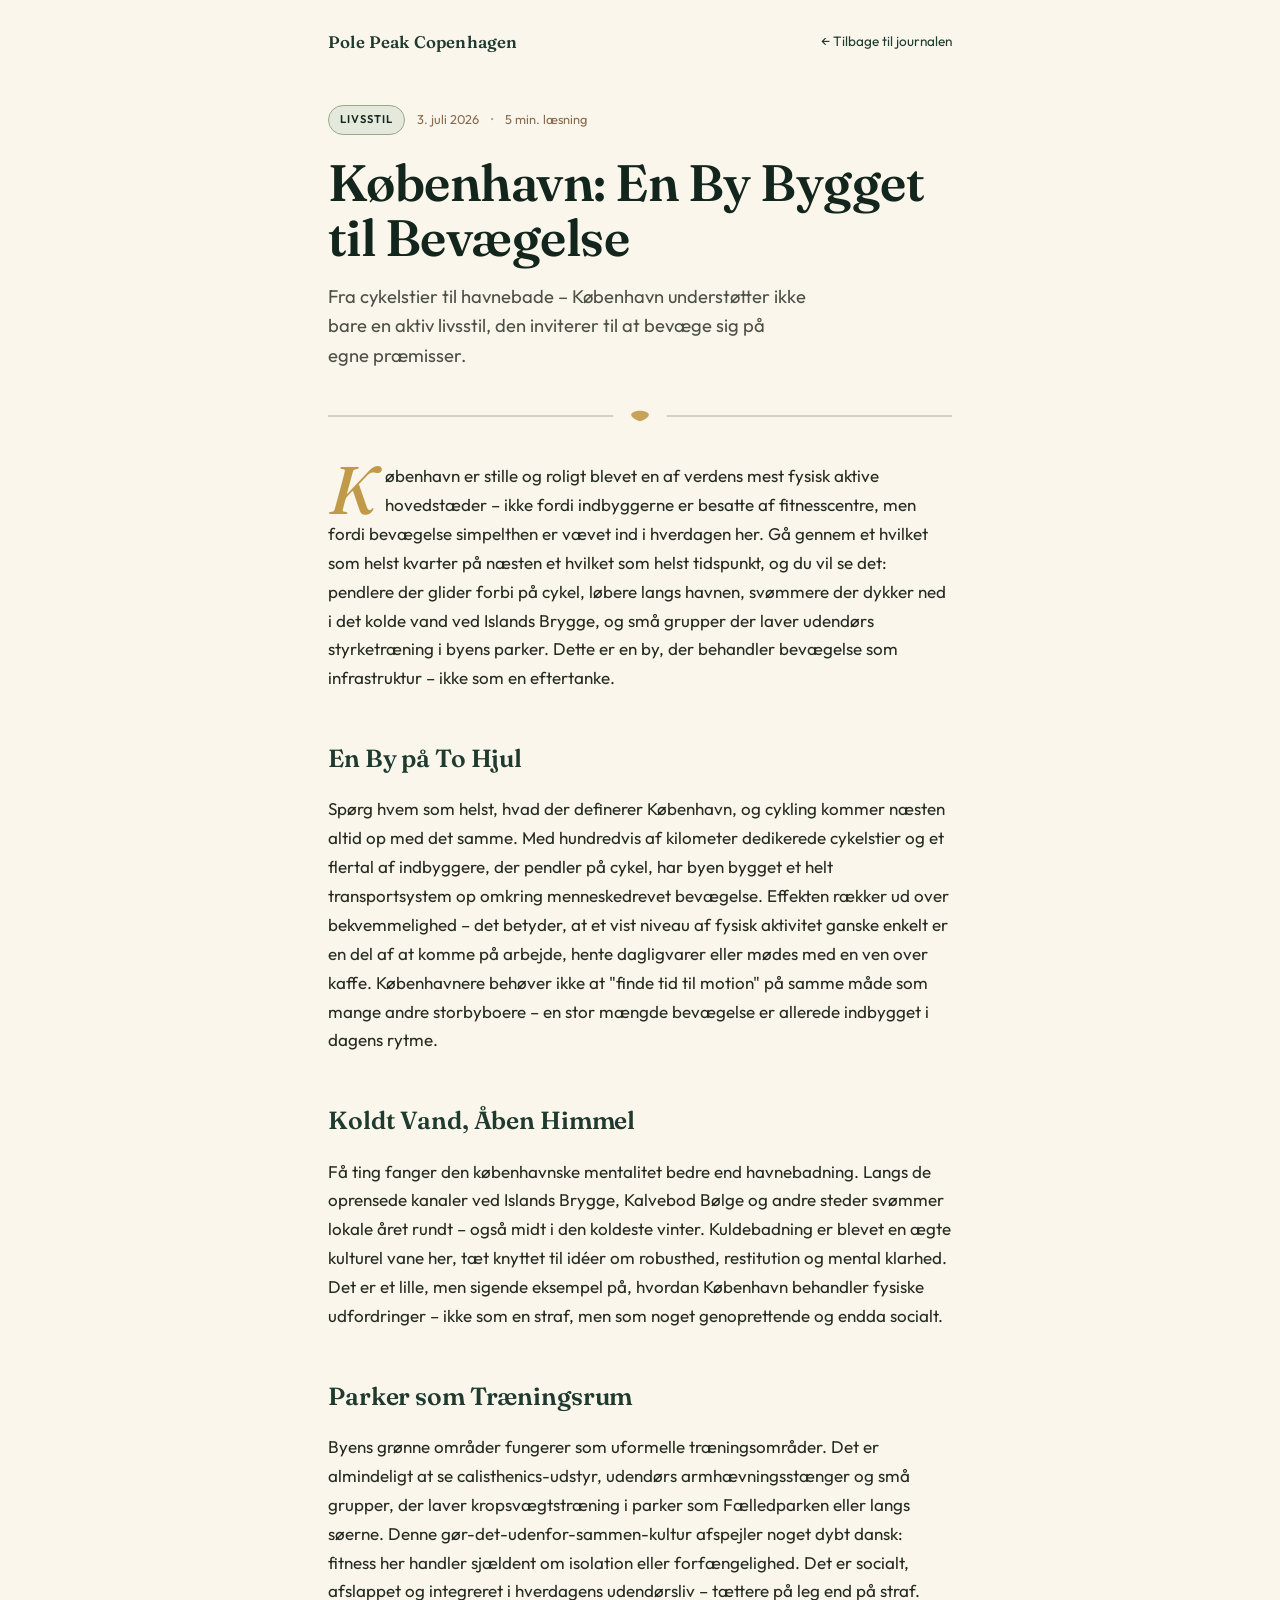
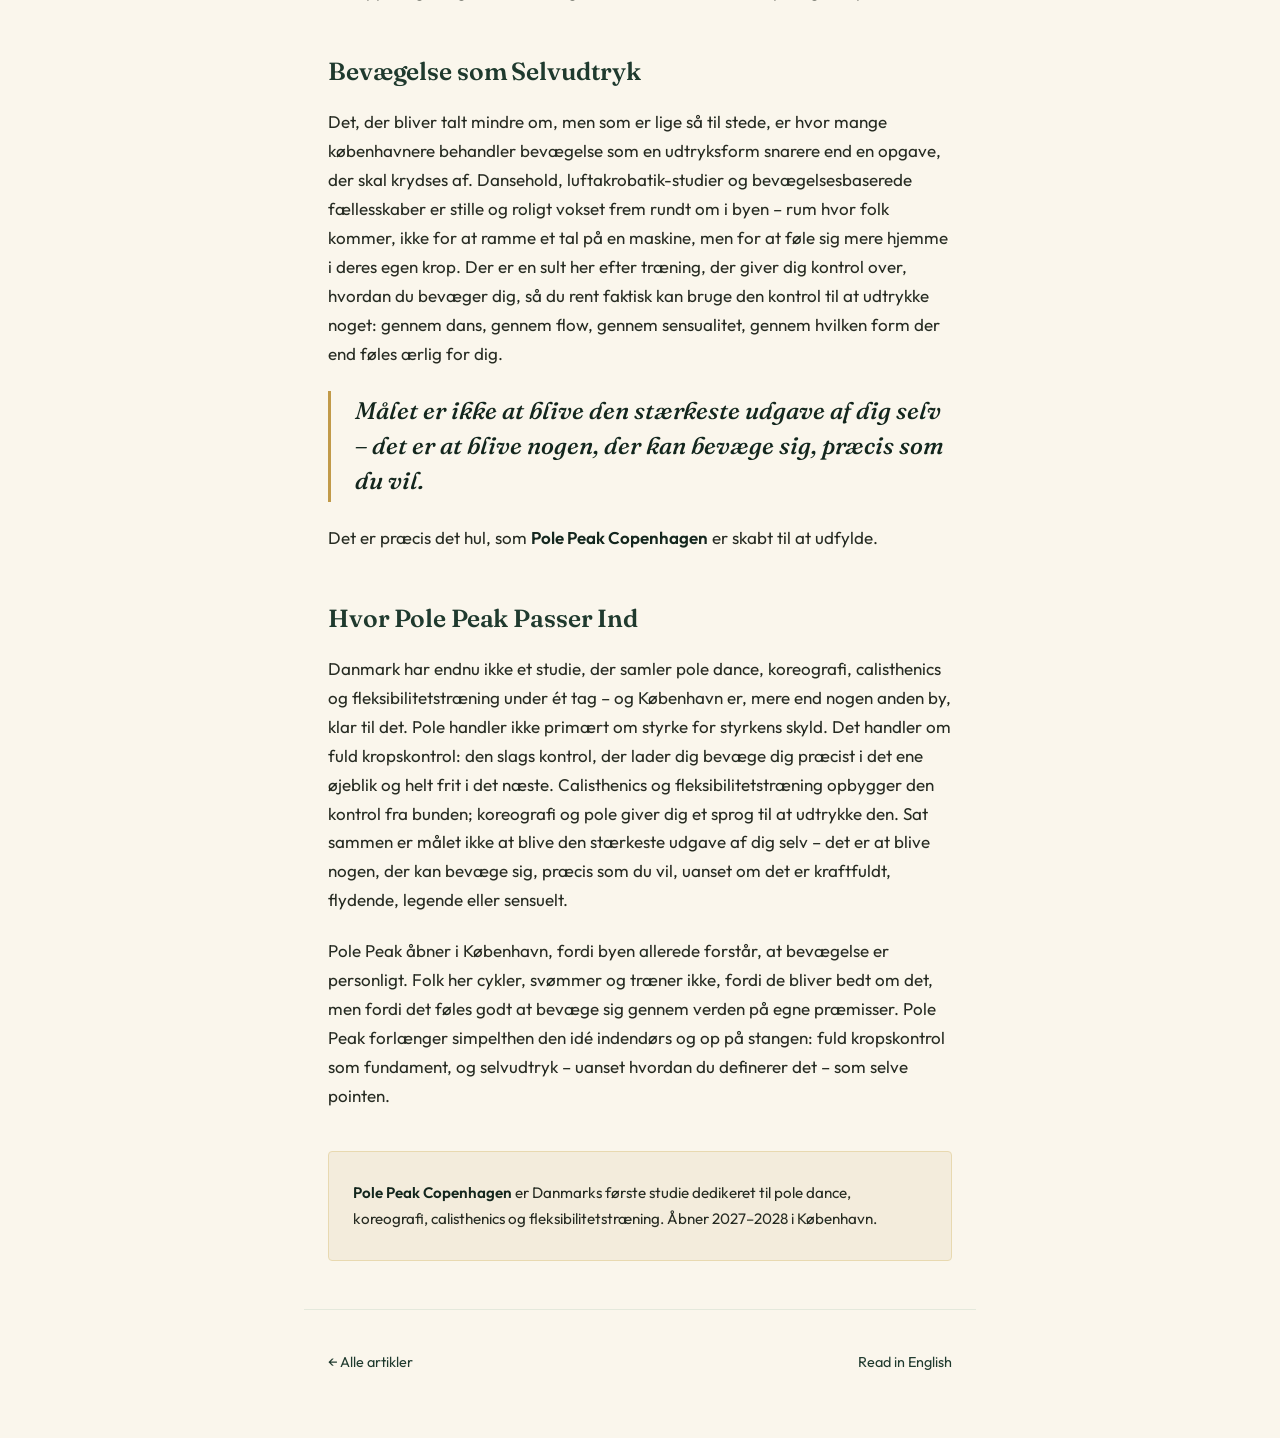
<file: blog/koebenhavn-aktiv-by.html>
<!DOCTYPE html>
<html lang="da-DK">
<head>
  <meta charset="UTF-8">
  <meta name="viewport" content="width=device-width, initial-scale=1.0">
  <title>København: En By Bygget til Bevægelse | Pole Peak Copenhagen</title>
  <meta name="description" content="Fra cykelstier til havnebade – København understøtter ikke bare en aktiv livsstil, den inviterer til at bevæge sig på egne præmisser. Her er hvorfor byen er det perfekte hjem for Danmarks første studie bygget omkring fuld kropskontrol og selvudtryk.">

  <!-- hreflang -->
  <link rel="alternate" hreflang="da-DK" href="https://polepeakcph.dk/blog/koebenhavn-aktiv-by">
  <link rel="alternate" hreflang="en-DK" href="https://polepeakcph.dk/en/blog/copenhagen-active-city">
  <link rel="alternate" hreflang="x-default" href="https://polepeakcph.dk/blog/koebenhavn-aktiv-by">
  <link rel="canonical" href="https://polepeakcph.dk/blog/koebenhavn-aktiv-by">

  <!-- Open Graph -->
  <meta property="og:type" content="article">
  <meta property="og:title" content="København: En By Bygget til Bevægelse">
  <meta property="og:description" content="Fuld kropskontrol som fundament, selvudtryk som pointen — hvorfor København er det naturlige hjem for Danmarks første pole- og calisthenics-studie.">
  <meta property="og:locale" content="da_DK">
  <meta property="og:url" content="https://polepeakcph.dk/blog/koebenhavn-aktiv-by">
  <meta property="og:image" content="https://polepeakcph.dk/images/koebenhavn-aktiv-by-card.jpg">

  <!-- JSON-LD -->
  <script type="application/ld+json">
  {
    "@context": "https://schema.org",
    "@type": "BlogPosting",
    "headline": "København: En By Bygget til Bevægelse",
    "description": "Hvorfor Københavns aktive kultur gør byen til det naturlige hjem for Pole Peak Copenhagen, et studie bygget omkring fuld kropskontrol og selvudtryk.",
    "image": "https://polepeakcph.dk/images/koebenhavn-aktiv-by-hero.jpg",
    "inLanguage": "da-DK",
    "datePublished": "2026-07-03",
    "author": { "@type": "Organization", "name": "Pole Peak Copenhagen" },
    "publisher": { "@type": "Organization", "name": "Pole Peak Copenhagen" }
  }
  </script>

<link rel="stylesheet" href="/style-posts.css">
</head>
<body class="post-page">

  <header class="post-topbar">
    <a href="/index" class="post-topbar__brand">Pole Peak Copenhagen</a>
    <a href="/blog" class="post-topbar__back">← Tilbage til journalen</a>
  </header>

  <header class="post-header">
    <div class="post-meta">
      <span class="post-category">Livsstil</span>
      <span class="post-date">3. juli 2026</span>
      <span class="post-dot">·</span>
      <span class="post-readtime">5 min. læsning</span>
    </div>
    <h1 class="post-title">København: En By Bygget til Bevægelse</h1>
    <p class="post-excerpt">Fra cykelstier til havnebade – København understøtter ikke bare en aktiv livsstil, den inviterer til at bevæge sig på egne præmisser.</p>
  </header>



  <div class="post-divider" aria-hidden="true">
    <svg viewBox="0 0 700 20" xmlns="http://www.w3.org/2000/svg">
      <line x1="0" y1="10" x2="320" y2="10" class="leaf-line"/>
      <path class="leaf-shape" d="M350 4 C 360 4, 366 10, 350 16 C 334 10, 340 4, 350 4 Z"/>
      <line x1="380" y1="10" x2="700" y2="10" class="leaf-line"/>
    </svg>
  </div>

  <main class="post-body">
    <p>København er stille og roligt blevet en af verdens mest fysisk aktive hovedstæder – ikke fordi indbyggerne er besatte af fitnesscentre, men fordi bevægelse simpelthen er vævet ind i hverdagen her. Gå gennem et hvilket som helst kvarter på næsten et hvilket som helst tidspunkt, og du vil se det: pendlere der glider forbi på cykel, løbere langs havnen, svømmere der dykker ned i det kolde vand ved Islands Brygge, og små grupper der laver udendørs styrketræning i byens parker. Dette er en by, der behandler bevægelse som infrastruktur – ikke som en eftertanke.</p>

    <h2>En By på To Hjul</h2>
    <p>Spørg hvem som helst, hvad der definerer København, og cykling kommer næsten altid op med det samme. Med hundredvis af kilometer dedikerede cykelstier og et flertal af indbyggere, der pendler på cykel, har byen bygget et helt transportsystem op omkring menneskedrevet bevægelse. Effekten rækker ud over bekvemmelighed – det betyder, at et vist niveau af fysisk aktivitet ganske enkelt er en del af at komme på arbejde, hente dagligvarer eller mødes med en ven over kaffe. Københavnere behøver ikke at "finde tid til motion" på samme måde som mange andre storbyboere – en stor mængde bevægelse er allerede indbygget i dagens rytme.</p>

    <h2>Koldt Vand, Åben Himmel</h2>
    <p>Få ting fanger den københavnske mentalitet bedre end havnebadning. Langs de oprensede kanaler ved Islands Brygge, Kalvebod Bølge og andre steder svømmer lokale året rundt – også midt i den koldeste vinter. Kuldebadning er blevet en ægte kulturel vane her, tæt knyttet til idéer om robusthed, restitution og mental klarhed. Det er et lille, men sigende eksempel på, hvordan København behandler fysiske udfordringer – ikke som en straf, men som noget genoprettende og endda socialt.</p>

    <h2>Parker som Træningsrum</h2>
    <p>Byens grønne områder fungerer som uformelle træningsområder. Det er almindeligt at se calisthenics-udstyr, udendørs armhævningsstænger og små grupper, der laver kropsvægtstræning i parker som Fælledparken eller langs søerne. Denne gør-det-udenfor-sammen-kultur afspejler noget dybt dansk: fitness her handler sjældent om isolation eller forfængelighed. Det er socialt, afslappet og integreret i hverdagens udendørsliv – tættere på leg end på straf.</p>

    <h2>Bevægelse som Selvudtryk</h2>
    <p>Det, der bliver talt mindre om, men som er lige så til stede, er hvor mange københavnere behandler bevægelse som en udtryksform snarere end en opgave, der skal krydses af. Dansehold, luftakrobatik-studier og bevægelsesbaserede fællesskaber er stille og roligt vokset frem rundt om i byen – rum hvor folk kommer, ikke for at ramme et tal på en maskine, men for at føle sig mere hjemme i deres egen krop. Der er en sult her efter træning, der giver dig kontrol over, hvordan du bevæger dig, så du rent faktisk kan bruge den kontrol til at udtrykke noget: gennem dans, gennem flow, gennem sensualitet, gennem hvilken form der end føles ærlig for dig.</p>

    <p class="post-pullquote">Målet er ikke at blive den stærkeste udgave af dig selv – det er at blive nogen, der kan bevæge sig, præcis som du vil.</p>

    <p>Det er præcis det hul, som <strong>Pole Peak Copenhagen</strong> er skabt til at udfylde.</p>

    <h2>Hvor Pole Peak Passer Ind</h2>
    <p>Danmark har endnu ikke et studie, der samler pole dance, koreografi, calisthenics og fleksibilitetstræning under ét tag – og København er, mere end nogen anden by, klar til det. Pole handler ikke primært om styrke for styrkens skyld. Det handler om fuld kropskontrol: den slags kontrol, der lader dig bevæge dig præcist i det ene øjeblik og helt frit i det næste. Calisthenics og fleksibilitetstræning opbygger den kontrol fra bunden; koreografi og pole giver dig et sprog til at udtrykke den. Sat sammen er målet ikke at blive den stærkeste udgave af dig selv – det er at blive nogen, der kan bevæge sig, præcis som du vil, uanset om det er kraftfuldt, flydende, legende eller sensuelt.</p>

    <p>Pole Peak åbner i København, fordi byen allerede forstår, at bevægelse er personligt. Folk her cykler, svømmer og træner ikke, fordi de bliver bedt om det, men fordi det føles godt at bevæge sig gennem verden på egne præmisser. Pole Peak forlænger simpelthen den idé indendørs og op på stangen: fuld kropskontrol som fundament, og selvudtryk – uanset hvordan du definerer det – som selve pointen.</p>

    <div class="post-cta">
      <p><strong>Pole Peak Copenhagen</strong> er Danmarks første studie dedikeret til pole dance, koreografi, calisthenics og fleksibilitetstræning. Åbner 2027–2028 i København.</p>
    </div>
  </main>

  <footer class="post-footer-nav">
    <a href="/blog">← Alle artikler</a>
    <span class="post-lang-switch"><a href="/blog/copenhagen-active-city">Read in English</a></span>
  </footer>

</body>
</html>
</file>
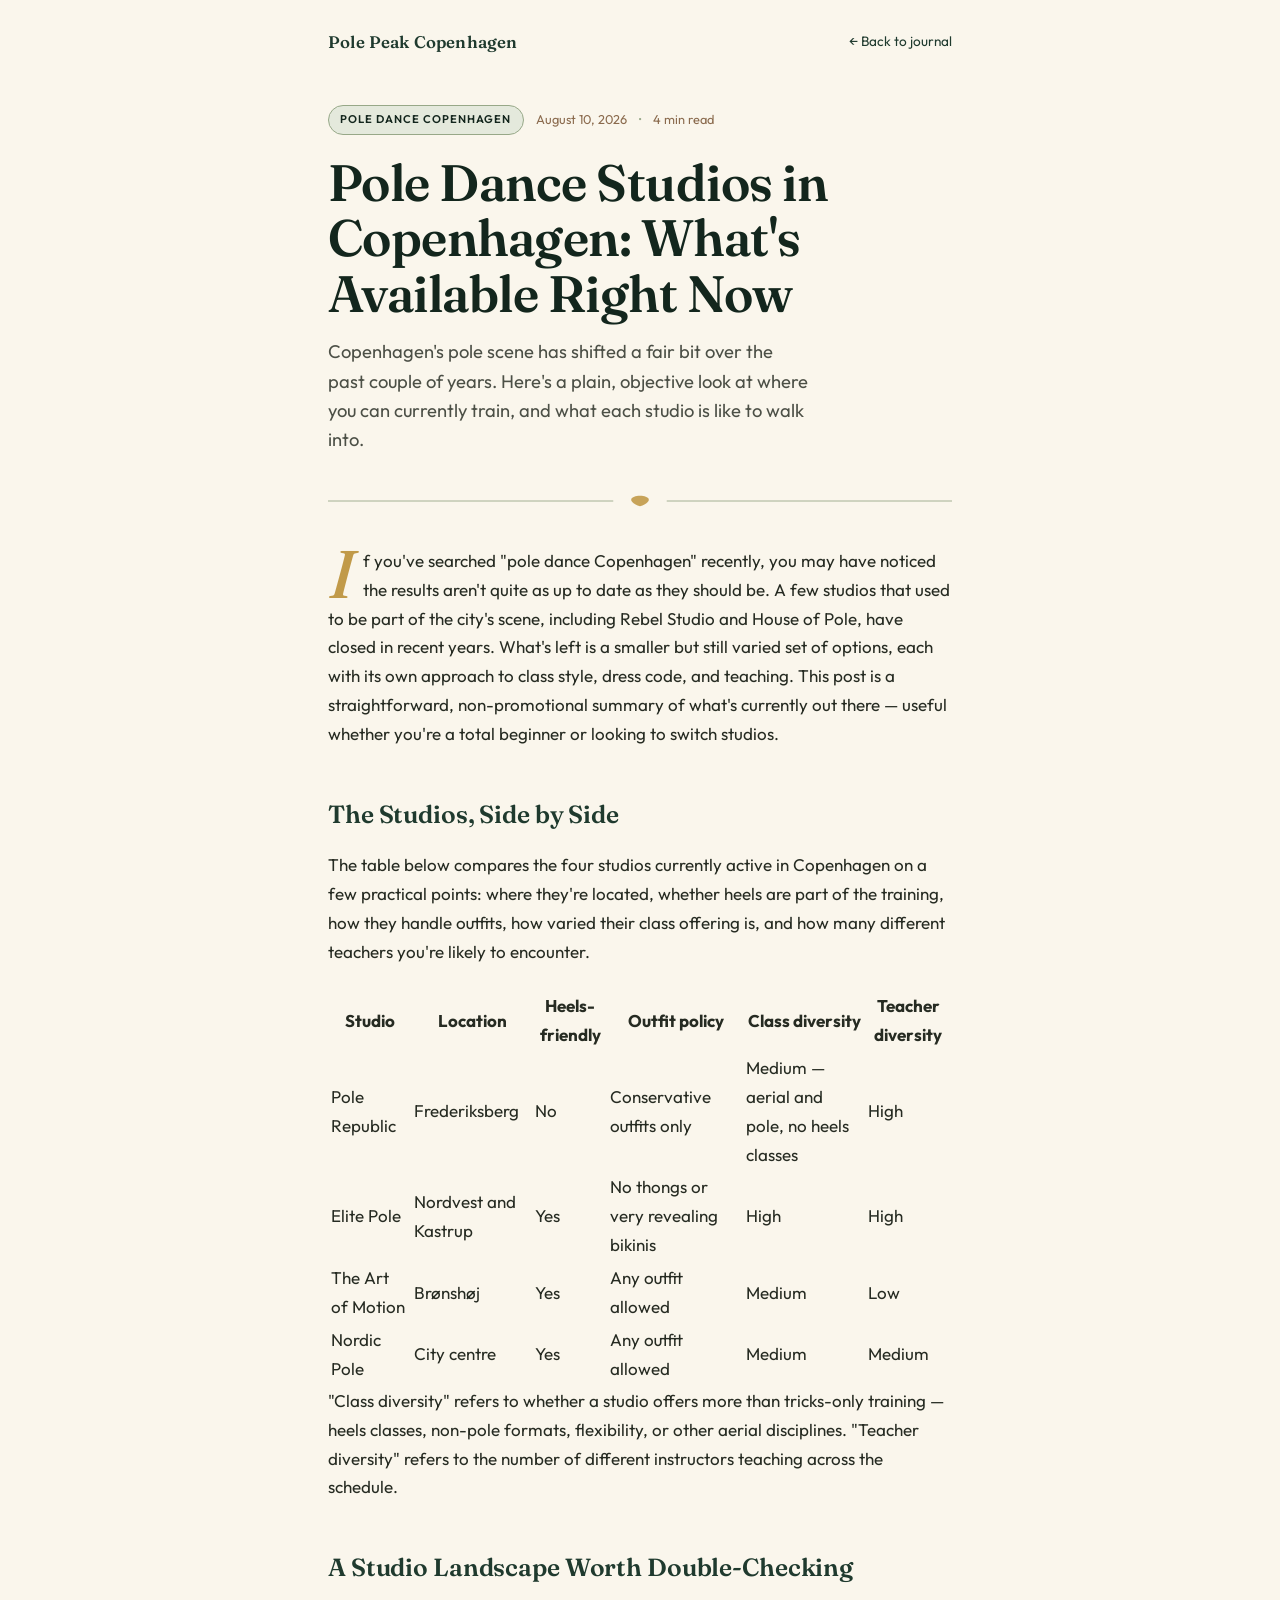
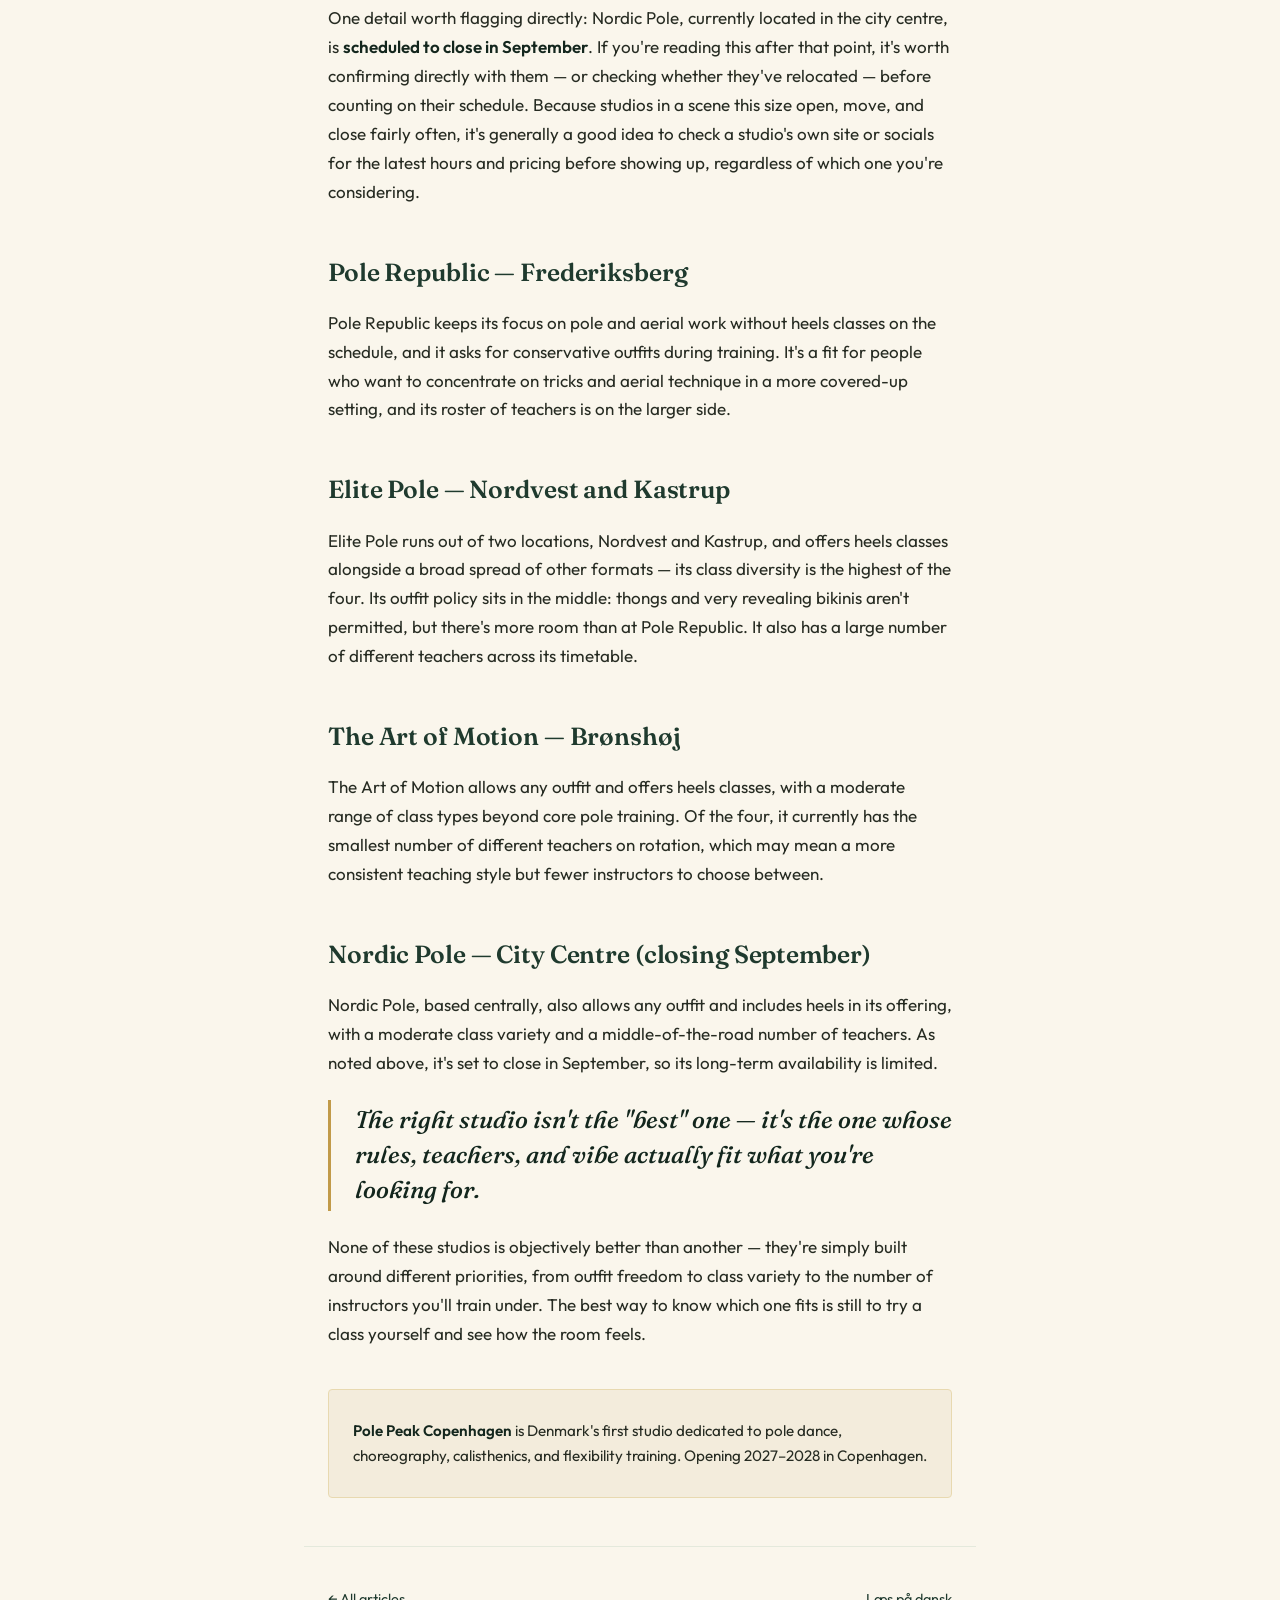
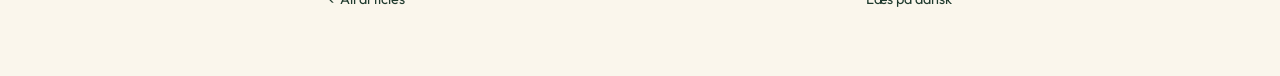
<file: blog/pole-dance-studios-copenhagen.html>
<!DOCTYPE html>
<html lang="en-DK">
<head>
  <meta charset="UTF-8">
  <meta name="viewport" content="width=device-width, initial-scale=1.0">
  <title>Pole Dance Studios in Copenhagen: What's Available Right Now | Pole Peak Copenhagen</title>
  <meta name="description" content="An objective overview of the pole dance studios currently active in Copenhagen — locations, heels policies, outfit rules, class variety, and teacher diversity.">

  <!-- hreflang -->
  <link rel="alternate" hreflang="en-DK" href="https://polepeakcph.dk/blog/pole-dance-studios-copenhagen">
  <link rel="alternate" hreflang="da-DK" href="https://polepeakcph.dk/blog/poledance-studier-i-koebenhavn">
  <link rel="alternate" hreflang="x-default" href="https://polepeakcph.dk/blog/poledance-studier-i-koebenhavn">
  <link rel="canonical" href="https://polepeakcph.dk/blog/pole-dance-studios-copenhagen">

  <!-- Open Graph -->
  <meta property="og:type" content="article">
  <meta property="og:title" content="Pole Dance Studios in Copenhagen: What's Available Right Now">
  <meta property="og:description" content="An objective overview of the pole dance studios currently active in Copenhagen — locations, heels policies, outfit rules, class variety, and teacher diversity.">
  <meta property="og:locale" content="en_DK">
  <meta property="og:url" content="https://polepeakcph.dk/blog/pole-dance-studios-copenhagen">
  <meta property="og:image" content="https://polepeakcph.dk/images/pole-dance-studios-copenhagen-card.jpg">

  <!-- JSON-LD -->
  <script type="application/ld+json">
  {
    "@context": "https://schema.org",
    "@type": "BlogPosting",
    "headline": "Pole Dance Studios in Copenhagen: What's Available Right Now",
    "description": "An objective overview of the pole dance studios currently active in Copenhagen — locations, heels policies, outfit rules, class variety, and teacher diversity.",
    "image": "https://polepeakcph.dk/images/pole-dance-studios-copenhagen-hero.jpg",
    "inLanguage": "en-DK",
    "datePublished": "2026-08-10",
    "author": { "@type": "Organization", "name": "Pole Peak Copenhagen" },
    "publisher": { "@type": "Organization", "name": "Pole Peak Copenhagen" }
  }
  </script>

<link rel="stylesheet" href="/style-posts.css">
</head>
<body class="post-page">

  <header class="post-topbar">
    <a href="/en" class="post-topbar__brand">Pole Peak Copenhagen</a>
    <a href="/en-blog" class="post-topbar__back">← Back to journal</a>
  </header>

  <header class="post-header">
    <div class="post-meta">
      <span class="post-category">Pole Dance Copenhagen</span>
      <span class="post-date">August 10, 2026</span>
      <span class="post-dot">·</span>
      <span class="post-readtime">4 min read</span>
    </div>
    <h1 class="post-title">Pole Dance Studios in Copenhagen: What's Available Right Now</h1>
    <p class="post-excerpt">Copenhagen's pole scene has shifted a fair bit over the past couple of years. Here's a plain, objective look at where you can currently train, and what each studio is like to walk into.</p>
  </header>

  <div class="post-divider" aria-hidden="true">
    <svg viewBox="0 0 700 20" xmlns="http://www.w3.org/2000/svg">
      <line x1="0" y1="10" x2="320" y2="10" class="leaf-line"/>
      <path class="leaf-shape" d="M350 4 C 360 4, 366 10, 350 16 C 334 10, 340 4, 350 4 Z"/>
      <line x1="380" y1="10" x2="700" y2="10" class="leaf-line"/>
    </svg>
  </div>

  <main class="post-body">
    <p>If you've searched "pole dance Copenhagen" recently, you may have noticed the results aren't quite as up to date as they should be. A few studios that used to be part of the city's scene, including Rebel Studio and House of Pole, have closed in recent years. What's left is a smaller but still varied set of options, each with its own approach to class style, dress code, and teaching. This post is a straightforward, non-promotional summary of what's currently out there — useful whether you're a total beginner or looking to switch studios.</p>

    <h2>The Studios, Side by Side</h2>
    <p>The table below compares the four studios currently active in Copenhagen on a few practical points: where they're located, whether heels are part of the training, how they handle outfits, how varied their class offering is, and how many different teachers you're likely to encounter.</p>

    <div class="post-table-wrap">
      <table class="post-table">
        <thead>
          <tr>
            <th>Studio</th>
            <th>Location</th>
            <th>Heels-friendly</th>
            <th>Outfit policy</th>
            <th>Class diversity</th>
            <th>Teacher diversity</th>
          </tr>
        </thead>
        <tbody>
          <tr>
            <td>Pole Republic</td>
            <td>Frederiksberg</td>
            <td>No</td>
            <td>Conservative outfits only</td>
            <td>Medium — aerial and pole, no heels classes</td>
            <td>High</td>
          </tr>
          <tr>
            <td>Elite Pole</td>
            <td>Nordvest and Kastrup</td>
            <td>Yes</td>
            <td>No thongs or very revealing bikinis</td>
            <td>High</td>
            <td>High</td>
          </tr>
          <tr>
            <td>The Art of Motion</td>
            <td>Brønshøj</td>
            <td>Yes</td>
            <td>Any outfit allowed</td>
            <td>Medium</td>
            <td>Low</td>
          </tr>
          <tr>
            <td>Nordic Pole</td>
            <td>City centre</td>
            <td>Yes</td>
            <td>Any outfit allowed</td>
            <td>Medium</td>
            <td>Medium</td>
          </tr>
        </tbody>
      </table>
    </div>
    <p class="post-table-note">"Class diversity" refers to whether a studio offers more than tricks-only training — heels classes, non-pole formats, flexibility, or other aerial disciplines. "Teacher diversity" refers to the number of different instructors teaching across the schedule.</p>

    <h2>A Studio Landscape Worth Double-Checking</h2>
    <p>One detail worth flagging directly: Nordic Pole, currently located in the city centre, is <strong>scheduled to close in September</strong>. If you're reading this after that point, it's worth confirming directly with them — or checking whether they've relocated — before counting on their schedule. Because studios in a scene this size open, move, and close fairly often, it's generally a good idea to check a studio's own site or socials for the latest hours and pricing before showing up, regardless of which one you're considering.</p>

    <h2>Pole Republic — Frederiksberg</h2>
    <p>Pole Republic keeps its focus on pole and aerial work without heels classes on the schedule, and it asks for conservative outfits during training. It's a fit for people who want to concentrate on tricks and aerial technique in a more covered-up setting, and its roster of teachers is on the larger side.</p>

    <h2>Elite Pole — Nordvest and Kastrup</h2>
    <p>Elite Pole runs out of two locations, Nordvest and Kastrup, and offers heels classes alongside a broad spread of other formats — its class diversity is the highest of the four. Its outfit policy sits in the middle: thongs and very revealing bikinis aren't permitted, but there's more room than at Pole Republic. It also has a large number of different teachers across its timetable.</p>

    <h2>The Art of Motion — Brønshøj</h2>
    <p>The Art of Motion allows any outfit and offers heels classes, with a moderate range of class types beyond core pole training. Of the four, it currently has the smallest number of different teachers on rotation, which may mean a more consistent teaching style but fewer instructors to choose between.</p>

    <h2>Nordic Pole — City Centre (closing September)</h2>
    <p>Nordic Pole, based centrally, also allows any outfit and includes heels in its offering, with a moderate class variety and a middle-of-the-road number of teachers. As noted above, it's set to close in September, so its long-term availability is limited.</p>

    <p class="post-pullquote">The right studio isn't the "best" one — it's the one whose rules, teachers, and vibe actually fit what you're looking for.</p>

    <p>None of these studios is objectively better than another — they're simply built around different priorities, from outfit freedom to class variety to the number of instructors you'll train under. The best way to know which one fits is still to try a class yourself and see how the room feels.</p>

    <div class="post-cta">
      <p><strong>Pole Peak Copenhagen</strong> is Denmark's first studio dedicated to pole dance, choreography, calisthenics, and flexibility training. Opening 2027–2028 in Copenhagen.</p>
    </div>
  </main>

  <footer class="post-footer-nav">
    <a href="/en-blog">← All articles</a>
    <span class="post-lang-switch"><a href="/blog/poledance-studier-i-koebenhavn">Læs på dansk</a></span>
  </footer>

</body>
</html>
</file>
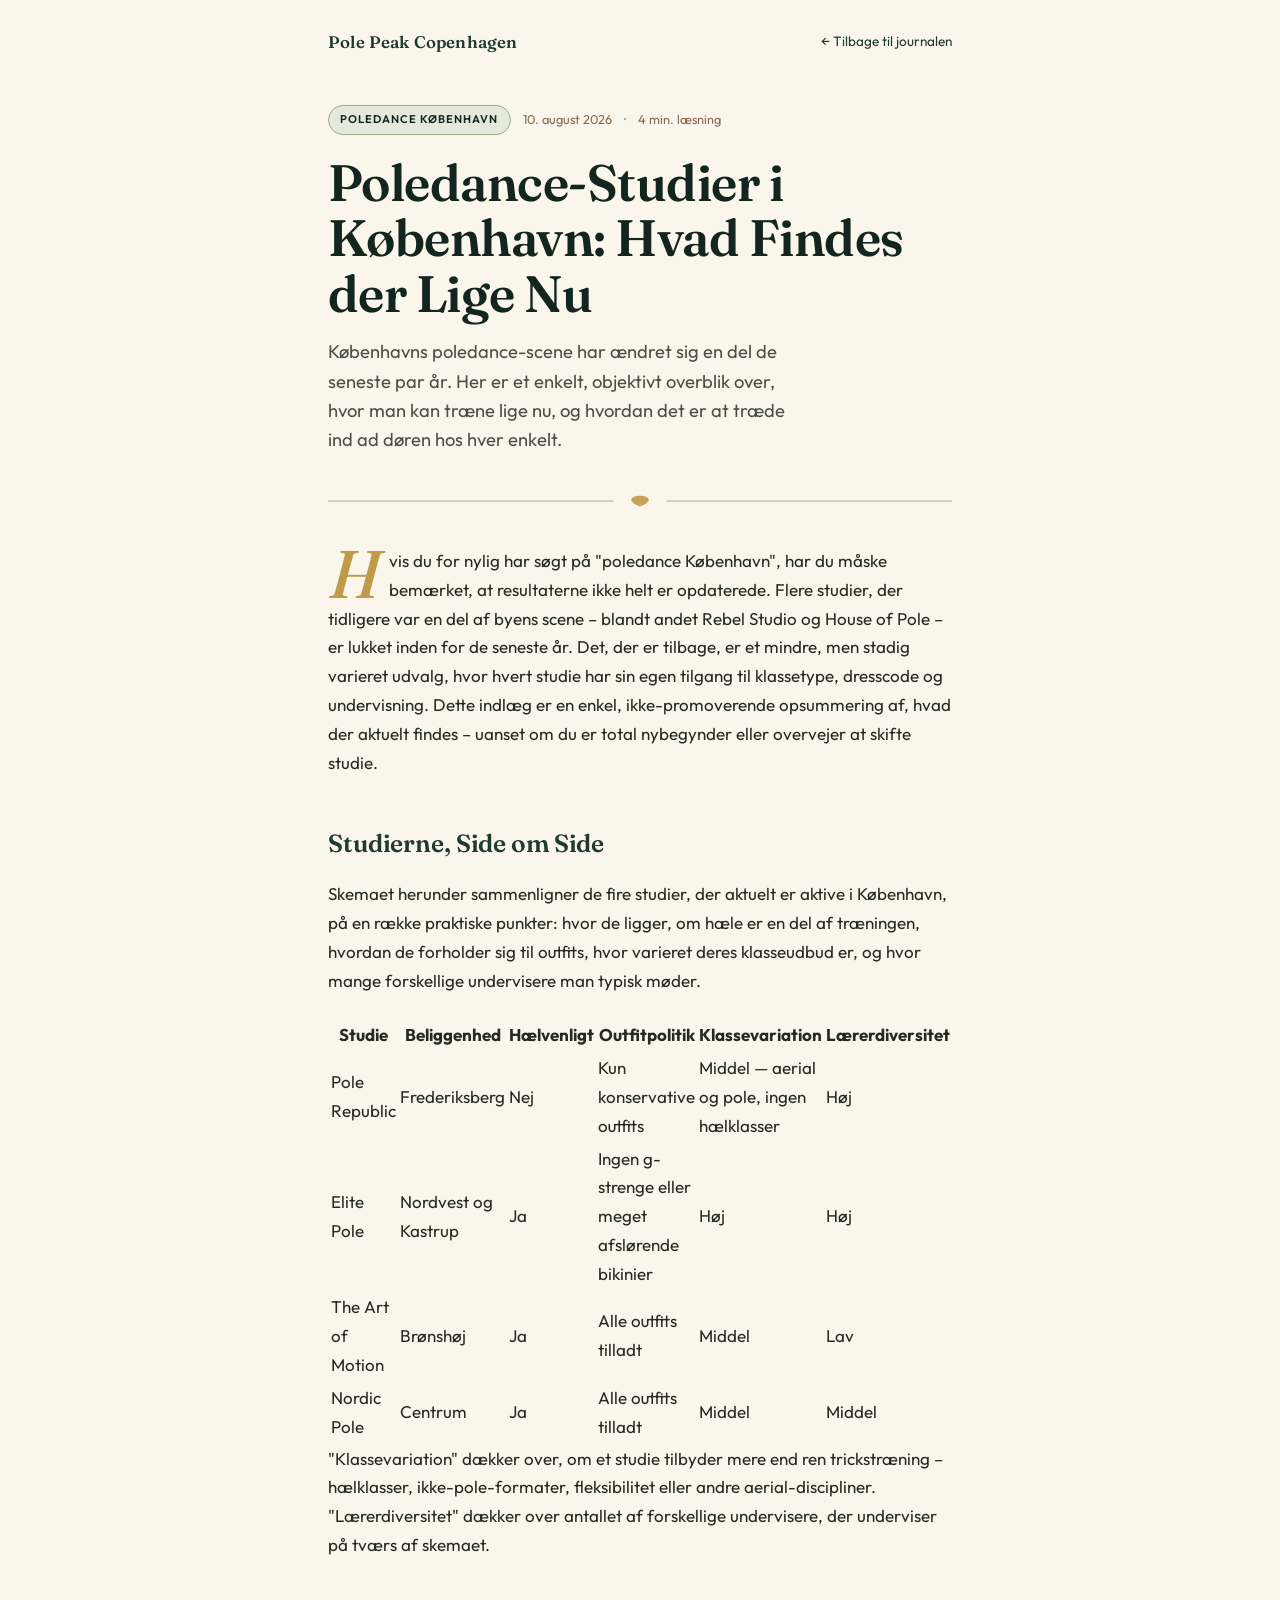
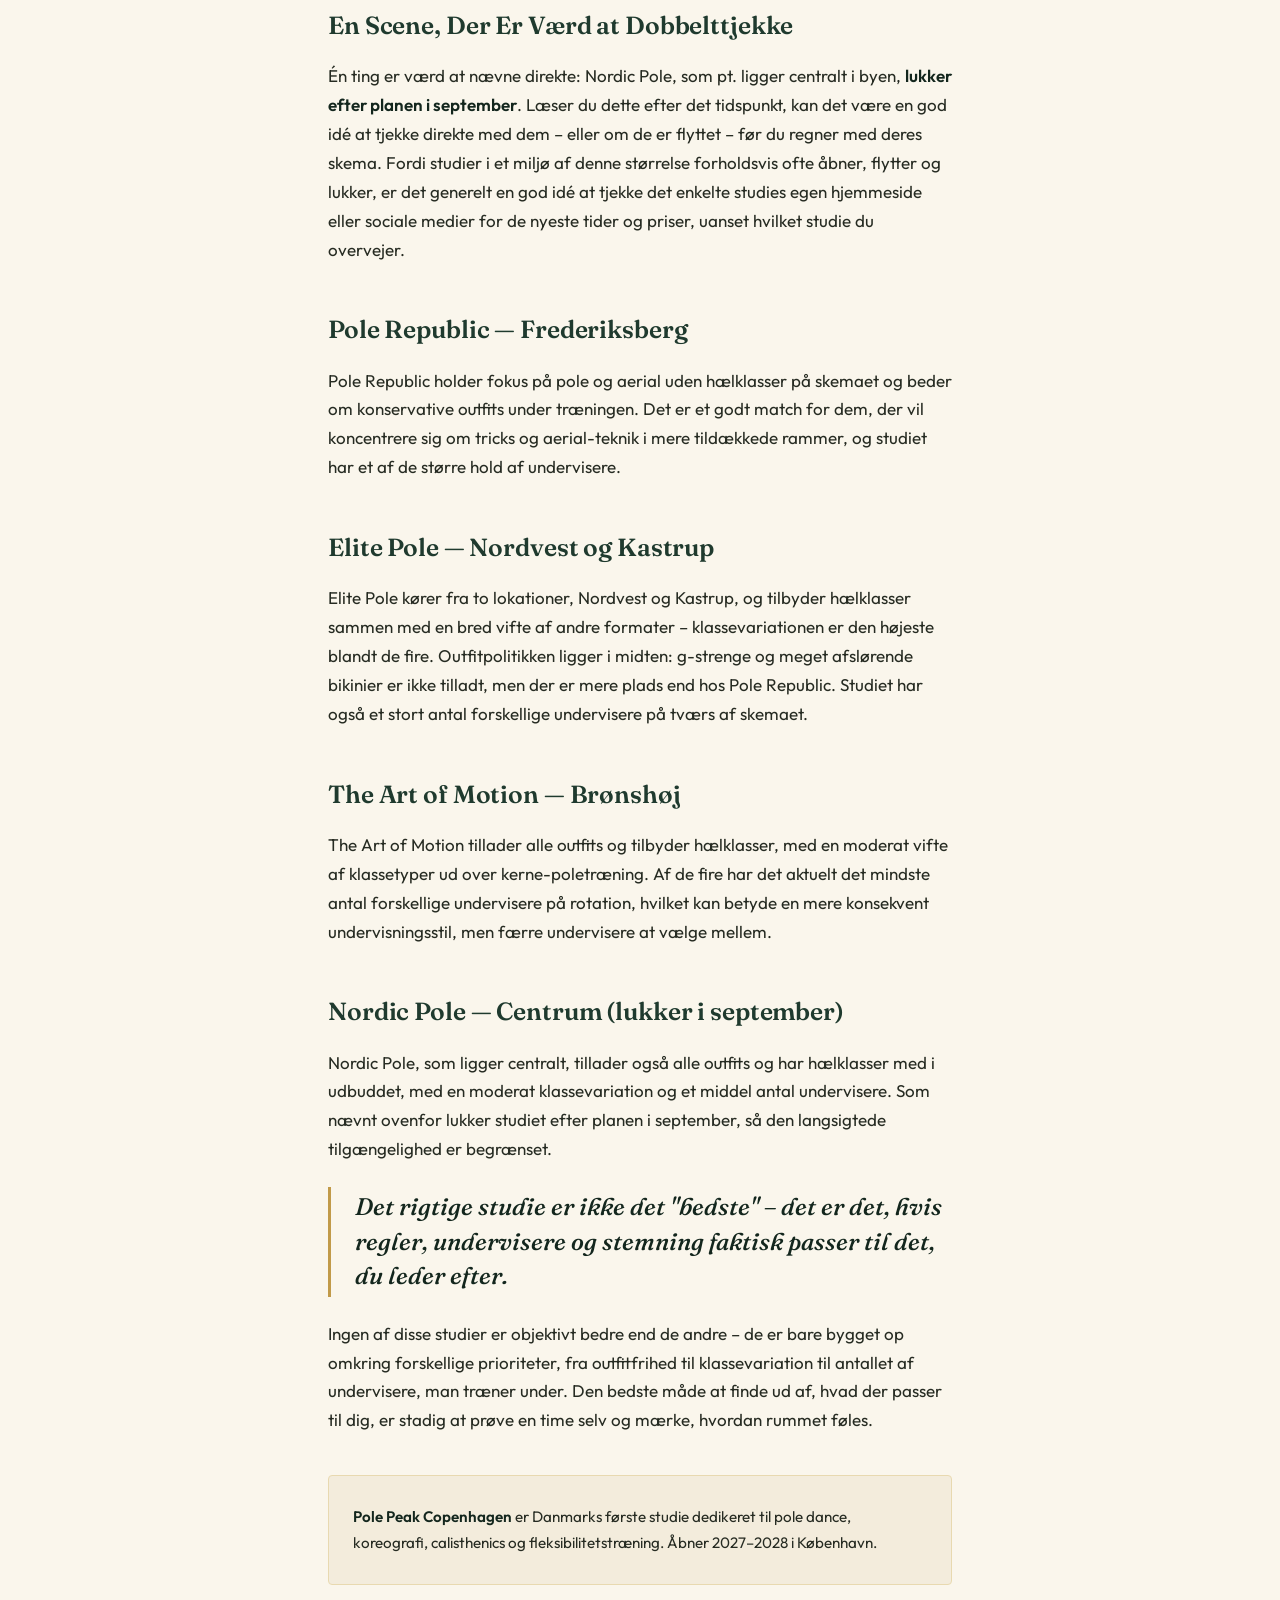
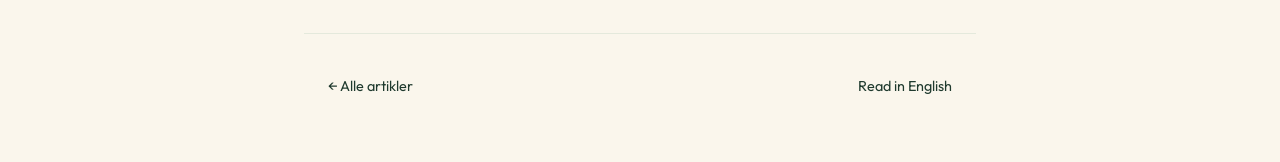
<file: blog/poledance-studier-i-koebenhavn.html>
<!DOCTYPE html>
<html lang="da-DK">
<head>
  <meta charset="UTF-8">
  <meta name="viewport" content="width=device-width, initial-scale=1.0">
  <title>Poledance-Studier i København: Hvad Findes der Lige Nu | Pole Peak Copenhagen</title>
  <meta name="description" content="Et objektivt overblik over de poledance-studier, der aktuelt findes i København — beliggenhed, hælpolitik, outfitregler, klassevariation og lærerdiversitet.">

  <!-- hreflang -->
  <link rel="alternate" hreflang="da-DK" href="https://polepeakcph.dk/blog/poledance-studier-i-koebenhavn">
  <link rel="alternate" hreflang="en-DK" href="https://polepeakcph.dk/blog/pole-dance-studios-copenhagen">
  <link rel="alternate" hreflang="x-default" href="https://polepeakcph.dk/blog/poledance-studier-i-koebenhavn">
  <link rel="canonical" href="https://polepeakcph.dk/blog/poledance-studier-i-koebenhavn">

  <!-- Open Graph -->
  <meta property="og:type" content="article">
  <meta property="og:title" content="Poledance-Studier i København: Hvad Findes der Lige Nu">
  <meta property="og:description" content="Et objektivt overblik over de poledance-studier, der aktuelt findes i København — beliggenhed, hælpolitik, outfitregler, klassevariation og lærerdiversitet.">
  <meta property="og:locale" content="da_DK">
  <meta property="og:url" content="https://polepeakcph.dk/blog/poledance-studier-i-koebenhavn">
  <meta property="og:image" content="https://polepeakcph.dk/images/poledance-studier-i-koebenhavn-card.jpg">

  <!-- JSON-LD -->
  <script type="application/ld+json">
  {
    "@context": "https://schema.org",
    "@type": "BlogPosting",
    "headline": "Poledance-Studier i København: Hvad Findes der Lige Nu",
    "description": "Et objektivt overblik over de poledance-studier, der aktuelt findes i København — beliggenhed, hælpolitik, outfitregler, klassevariation og lærerdiversitet.",
    "image": "https://polepeakcph.dk/images/poledance-studier-i-koebenhavn-hero.jpg",
    "inLanguage": "da-DK",
    "datePublished": "2026-08-10",
    "author": { "@type": "Organization", "name": "Pole Peak Copenhagen" },
    "publisher": { "@type": "Organization", "name": "Pole Peak Copenhagen" }
  }
  </script>

<link rel="stylesheet" href="/style-posts.css">
</head>
<body class="post-page">

  <header class="post-topbar">
    <a href="/index" class="post-topbar__brand">Pole Peak Copenhagen</a>
    <a href="/blog" class="post-topbar__back">← Tilbage til journalen</a>
  </header>

  <header class="post-header">
    <div class="post-meta">
      <span class="post-category">Poledance København</span>
      <span class="post-date">10. august 2026</span>
      <span class="post-dot">·</span>
      <span class="post-readtime">4 min. læsning</span>
    </div>
    <h1 class="post-title">Poledance-Studier i København: Hvad Findes der Lige Nu</h1>
    <p class="post-excerpt">Københavns poledance-scene har ændret sig en del de seneste par år. Her er et enkelt, objektivt overblik over, hvor man kan træne lige nu, og hvordan det er at træde ind ad døren hos hver enkelt.</p>
  </header>

  <div class="post-divider" aria-hidden="true">
    <svg viewBox="0 0 700 20" xmlns="http://www.w3.org/2000/svg">
      <line x1="0" y1="10" x2="320" y2="10" class="leaf-line"/>
      <path class="leaf-shape" d="M350 4 C 360 4, 366 10, 350 16 C 334 10, 340 4, 350 4 Z"/>
      <line x1="380" y1="10" x2="700" y2="10" class="leaf-line"/>
    </svg>
  </div>

  <main class="post-body">
    <p>Hvis du for nylig har søgt på "poledance København", har du måske bemærket, at resultaterne ikke helt er opdaterede. Flere studier, der tidligere var en del af byens scene – blandt andet Rebel Studio og House of Pole – er lukket inden for de seneste år. Det, der er tilbage, er et mindre, men stadig varieret udvalg, hvor hvert studie har sin egen tilgang til klassetype, dresscode og undervisning. Dette indlæg er en enkel, ikke-promoverende opsummering af, hvad der aktuelt findes – uanset om du er total nybegynder eller overvejer at skifte studie.</p>

    <h2>Studierne, Side om Side</h2>
    <p>Skemaet herunder sammenligner de fire studier, der aktuelt er aktive i København, på en række praktiske punkter: hvor de ligger, om hæle er en del af træningen, hvordan de forholder sig til outfits, hvor varieret deres klasseudbud er, og hvor mange forskellige undervisere man typisk møder.</p>

    <div class="post-table-wrap">
      <table class="post-table">
        <thead>
          <tr>
            <th>Studie</th>
            <th>Beliggenhed</th>
            <th>Hælvenligt</th>
            <th>Outfitpolitik</th>
            <th>Klassevariation</th>
            <th>Lærerdiversitet</th>
          </tr>
        </thead>
        <tbody>
          <tr>
            <td>Pole Republic</td>
            <td>Frederiksberg</td>
            <td>Nej</td>
            <td>Kun konservative outfits</td>
            <td>Middel — aerial og pole, ingen hælklasser</td>
            <td>Høj</td>
          </tr>
          <tr>
            <td>Elite Pole</td>
            <td>Nordvest og Kastrup</td>
            <td>Ja</td>
            <td>Ingen g-strenge eller meget afslørende bikinier</td>
            <td>Høj</td>
            <td>Høj</td>
          </tr>
          <tr>
            <td>The Art of Motion</td>
            <td>Brønshøj</td>
            <td>Ja</td>
            <td>Alle outfits tilladt</td>
            <td>Middel</td>
            <td>Lav</td>
          </tr>
          <tr>
            <td>Nordic Pole</td>
            <td>Centrum</td>
            <td>Ja</td>
            <td>Alle outfits tilladt</td>
            <td>Middel</td>
            <td>Middel</td>
          </tr>
        </tbody>
      </table>
    </div>
    <p class="post-table-note">"Klassevariation" dækker over, om et studie tilbyder mere end ren trickstræning – hælklasser, ikke-pole-formater, fleksibilitet eller andre aerial-discipliner. "Lærerdiversitet" dækker over antallet af forskellige undervisere, der underviser på tværs af skemaet.</p>

    <h2>En Scene, Der Er Værd at Dobbelttjekke</h2>
    <p>Én ting er værd at nævne direkte: Nordic Pole, som pt. ligger centralt i byen, <strong>lukker efter planen i september</strong>. Læser du dette efter det tidspunkt, kan det være en god idé at tjekke direkte med dem – eller om de er flyttet – før du regner med deres skema. Fordi studier i et miljø af denne størrelse forholdsvis ofte åbner, flytter og lukker, er det generelt en god idé at tjekke det enkelte studies egen hjemmeside eller sociale medier for de nyeste tider og priser, uanset hvilket studie du overvejer.</p>

    <h2>Pole Republic — Frederiksberg</h2>
    <p>Pole Republic holder fokus på pole og aerial uden hælklasser på skemaet og beder om konservative outfits under træningen. Det er et godt match for dem, der vil koncentrere sig om tricks og aerial-teknik i mere tildækkede rammer, og studiet har et af de større hold af undervisere.</p>

    <h2>Elite Pole — Nordvest og Kastrup</h2>
    <p>Elite Pole kører fra to lokationer, Nordvest og Kastrup, og tilbyder hælklasser sammen med en bred vifte af andre formater – klassevariationen er den højeste blandt de fire. Outfitpolitikken ligger i midten: g-strenge og meget afslørende bikinier er ikke tilladt, men der er mere plads end hos Pole Republic. Studiet har også et stort antal forskellige undervisere på tværs af skemaet.</p>

    <h2>The Art of Motion — Brønshøj</h2>
    <p>The Art of Motion tillader alle outfits og tilbyder hælklasser, med en moderat vifte af klassetyper ud over kerne-poletræning. Af de fire har det aktuelt det mindste antal forskellige undervisere på rotation, hvilket kan betyde en mere konsekvent undervisningsstil, men færre undervisere at vælge mellem.</p>

    <h2>Nordic Pole — Centrum (lukker i september)</h2>
    <p>Nordic Pole, som ligger centralt, tillader også alle outfits og har hælklasser med i udbuddet, med en moderat klassevariation og et middel antal undervisere. Som nævnt ovenfor lukker studiet efter planen i september, så den langsigtede tilgængelighed er begrænset.</p>

    <p class="post-pullquote">Det rigtige studie er ikke det "bedste" – det er det, hvis regler, undervisere og stemning faktisk passer til det, du leder efter.</p>

    <p>Ingen af disse studier er objektivt bedre end de andre – de er bare bygget op omkring forskellige prioriteter, fra outfitfrihed til klassevariation til antallet af undervisere, man træner under. Den bedste måde at finde ud af, hvad der passer til dig, er stadig at prøve en time selv og mærke, hvordan rummet føles.</p>

    <div class="post-cta">
      <p><strong>Pole Peak Copenhagen</strong> er Danmarks første studie dedikeret til pole dance, koreografi, calisthenics og fleksibilitetstræning. Åbner 2027–2028 i København.</p>
    </div>
  </main>

  <footer class="post-footer-nav">
    <a href="/blog">← Alle artikler</a>
    <span class="post-lang-switch"><a href="/blog/pole-dance-studios-copenhagen">Read in English</a></span>
  </footer>

</body>
</html>
</file>
<file: site.css>
/* =========================================================
   Pole Peak — Copenhagen Homepage
   Bright Botanical identity: forest green, wood, cream, sage, gold
   Fonts loaded via <link> in <head>, not here.
   ========================================================= */

:root {
  --forest: #2F4A22;
  --forest-deep: #1F3316;
  --paper: #F7F3EA;
  --cream: #FBF8F2;
  --wood: #8B5E3C;
  --wood-deep: #6B4226;
  --sage: #9CAF88;
  --sage-soft: #E4EADD;
  --gold: #C9A227;
  --ink: #22301C;
  --ink-soft: #4A5A40;
  --line: rgba(34, 48, 28, 0.12);
  --radius: 3px;
  --shadow-soft: 0 12px 32px rgba(31, 51, 22, 0.10);
  --ease: cubic-bezier(0.22, 1, 0.36, 1);
}

* { box-sizing: border-box; }

html { scroll-behavior: smooth; }

body {
  margin: 0;
  background: var(--paper);
  color: var(--ink);
  font-family: 'Outfit', sans-serif;
  font-size: 16px;
  line-height: 1.6;
  -webkit-font-smoothing: antialiased;
  padding-top: 88px;
}

h1, h2, h3, .display {
  font-family: 'Fraunces', serif;
  font-weight: 500;
  color: var(--forest-deep);
  margin: 0;
  line-height: 1.12;
}

.italic-accent {
  font-style: italic;
  font-weight: 500;
}

p { margin: 0 0 1em; color: var(--ink-soft); }

a { color: inherit; text-decoration: none; }

img { max-width: 100%; display: block; }

.container {
  width: 100%;
  max-width: 1120px;
  margin: 0 auto;
  padding: 0 32px;
}

.eyebrow {
  display: inline-flex;
  align-items: center;
  gap: 8px;
  font-family: 'Outfit', sans-serif;
  font-size: 0.78rem;
  font-weight: 600;
  letter-spacing: 0.14em;
  text-transform: uppercase;
  color: var(--wood-deep);
}

.eyebrow::before {
  content: "";
  width: 22px;
  height: 1px;
  background: var(--gold);
}

/* ---------- Nav ---------- */
.nav {
  position: fixed;
  top: 0; left: 0; right: 0;
  z-index: 100;
  background: rgba(247, 243, 234, 0.92);
  backdrop-filter: blur(8px);
  border-bottom: 1px solid var(--line);
}

.nav-inner {
  display: flex;
  align-items: center;
  justify-content: space-between;
  height: 88px;
}

.nav-brand {
  display: flex;
  align-items: center;
  gap: 10px;
  font-family: 'Fraunces', serif;
  font-weight: 500;
  font-size: 1.25rem;
  color: var(--forest-deep);
}

.nav-brand svg { width: 30px; height: 30px; }

.nav-links {
  display: flex;
  align-items: center;
  gap: 36px;
}

.nav-links a {
  font-size: 0.95rem;
  font-weight: 500;
  color: var(--ink);
  position: relative;
  padding: 4px 0;
}

.nav-links a::after {
  content: "";
  position: absolute;
  left: 0; right: 0; bottom: -2px;
  height: 1px;
  background: var(--gold);
  transform: scaleX(0);
  transform-origin: left;
  transition: transform 0.3s var(--ease);
}

.nav-links a:hover::after { transform: scaleX(1); }

.nav-location {
  display: flex;
  align-items: center;
  gap: 6px;
  font-size: 0.82rem;
  color: var(--ink-soft);
  padding: 6px 12px;
  border: 1px solid var(--line);
  border-radius: var(--radius);
}

.nav-right {
  display: flex;
  align-items: center;
  gap: 18px;
}

.lang-toggle {
  display: flex;
  border: 1px solid var(--forest);
  border-radius: var(--radius);
  overflow: hidden;
  font-size: 0.8rem;
  font-weight: 600;
}

.lang-toggle a {
  padding: 7px 12px;
  color: var(--forest);
}

.lang-toggle a.active {
  background: var(--forest);
  color: var(--cream);
}

.nav-cta {
  padding: 10px 20px;
  border: 1px solid var(--forest);
  border-radius: var(--radius);
  font-size: 0.88rem;
  font-weight: 600;
  color: var(--forest-deep);
  transition: background 0.25s var(--ease), color 0.25s var(--ease);
}

.nav-cta:hover { background: var(--forest); color: var(--cream); }

.nav-toggle { display: none; }

/* ---------- Buttons ---------- */
.btn {
  display: inline-flex;
  align-items: center;
  justify-content: center;
  gap: 10px;
  padding: 16px 30px;
  border-radius: var(--radius);
  font-family: 'Outfit', sans-serif;
  font-weight: 600;
  font-size: 0.95rem;
  cursor: pointer;
  border: 1px solid transparent;
  transition: transform 0.25s var(--ease), background 0.25s var(--ease), color 0.25s var(--ease), border-color 0.25s var(--ease);
}

.btn-primary {
  background: var(--forest);
  color: var(--cream);
}

.btn-primary:hover { background: var(--forest-deep); transform: translateY(-1px); }

.btn-outline {
  background: transparent;
  border-color: var(--forest);
  color: var(--forest-deep);
}

.btn-outline:hover { background: var(--forest); color: var(--cream); }

/* ---------- Hero ---------- */
.hero {
  padding: 40px 0 64px;
  position: relative;
  overflow: hidden;
}

.hero-inner {
  display: grid;
  grid-template-columns: 1.05fr 0.95fr;
  gap: 56px;
  align-items: start; /* was: center — was causing the shorter text column to be
                          vertically centered against the taller image column,
                          leaving dead space above/below the text */
}

.hero-copy h1 {
  font-size: clamp(2.2rem, 4vw, 3.4rem);
  margin: 18px 0 22px;
}

.hero-copy p.lead {
  font-size: 1.12rem;
  max-width: 46ch;
  margin-bottom: 30px;
}

.hero-actions {
  display: flex;
  align-items: center;
  gap: 18px;
  flex-wrap: wrap;
}

.hero-note {
  font-size: 0.82rem;
  color: var(--ink-soft);
}

.hero-art {
  position: relative;
  align-self: start;
  margin-top: 8px;
  max-width: 420px;
  overflow: hidden; /* needed so the zoomed/shifted image below gets clipped
                        to this box instead of spilling out */
}

.hero-art img {
  width: 100%;
  aspect-ratio: 4 / 5;
  object-fit: contain;
  object-position: center;
  display: block;
  /* The source PNG has a chunk of transparent space above the illustration
     itself, so even with correct box alignment the dancer appeared too low.
     Scale up and shift up to crop that empty space out.
     Tune these two values against the actual asset if the framing looks off —
     increase scale to zoom in further, adjust translateY to shift up/down. */
  transform: scale(1.32) translateY(-9%);
  transform-origin: center top;
}

/* ---------- Trail / classes section ---------- */
.trail {
  padding: 96px 0;
  background: var(--cream);
  border-top: 1px solid var(--line);
  border-bottom: 1px solid var(--line);
}

.section-head {
  max-width: 640px;
  margin: 0 0 56px;
}

.section-head h2 {
  font-size: clamp(1.8rem, 3vw, 2.4rem);
  margin-top: 14px;
}

.waypoints {
  display: grid;
  grid-template-columns: repeat(4, 1fr);
  gap: 28px;
  counter-reset: waypoint;
}

.waypoint {
  padding: 30px 24px;
  background: var(--paper);
  border: 1px solid var(--line);
  border-radius: var(--radius);
  position: relative;
  opacity: 0;
  transform: translateY(18px);
  transition: opacity 0.6s var(--ease), transform 0.6s var(--ease);
}

.waypoint.is-visible { opacity: 1; transform: translateY(0); }

.waypoint-index {
  font-family: 'Fraunces', serif;
  font-style: italic;
  font-size: 0.95rem;
  color: var(--gold);
  margin-bottom: 14px;
  display: block;
}

.waypoint h3 {
  font-size: 1.15rem;
  margin-bottom: 10px;
}

.waypoint p { font-size: 0.92rem; margin: 0; }

/* ---------- Membership ---------- */
.membership {
  padding: 96px 0;
}

.membership-card {
  background: var(--forest-deep);
  color: var(--cream);
  border-radius: var(--radius);
  padding: 56px;
  display: grid;
  grid-template-columns: 1fr 1fr;
  gap: 48px;
  align-items: center;
  position: relative;
  overflow: hidden;
}

.membership-card::before {
  content: "";
  position: absolute;
  inset: 0;
  background: radial-gradient(circle at 85% 15%, rgba(201, 162, 39, 0.16), transparent 55%);
  pointer-events: none;
}

.membership-card h2 {
  color: var(--cream);
  font-size: clamp(1.7rem, 2.6vw, 2.1rem);
  margin-bottom: 18px;
}

.membership-card p {
  color: rgba(251, 248, 242, 0.82);
}

.membership-list {
  list-style: none;
  margin: 26px 0 0;
  padding: 0;
  display: grid;
  gap: 14px;
}

.membership-list li {
  display: flex;
  align-items: flex-start;
  gap: 12px;
  font-size: 0.95rem;
  color: rgba(251, 248, 242, 0.92);
}

.membership-list svg {
  flex-shrink: 0;
  width: 18px;
  height: 18px;
  margin-top: 3px;
  color: var(--gold);
}

/* ---------- Signup ---------- */
.signup {
  padding: 96px 0 120px;
  background: var(--sage-soft);
}

.signup-inner {
  max-width: 620px;
  margin: 0 auto;
  text-align: center;
}

.signup h2 { font-size: clamp(1.9rem, 3vw, 2.5rem); margin-bottom: 16px; }

.signup p.lead {
  max-width: 46ch;
  margin: 0 auto 34px;
}

.signup-form {
  display: flex;
  gap: 12px;
  justify-content: center;
  flex-wrap: wrap;
}

.signup-form input[type="email"] {
  flex: 1 1 280px;
  max-width: 340px;
  padding: 15px 18px;
  border: 1px solid var(--forest);
  border-radius: var(--radius);
  font-family: 'Outfit', sans-serif;
  font-size: 0.95rem;
  background: var(--cream);
  color: var(--ink);
}

.signup-form input[type="email"]:focus,
.nav-links a:focus-visible,
.btn:focus-visible,
.lang-toggle a:focus-visible {
  outline: 2px solid var(--gold);
  outline-offset: 2px;
}

.signup-note {
  margin-top: 16px;
  font-size: 0.82rem;
  color: var(--ink-soft);
}

.signup-confirm {
  display: none;
  padding: 22px 26px;
  background: var(--forest);
  color: var(--cream);
  border-radius: var(--radius);
  font-size: 0.95rem;
}

.signup-confirm.is-visible { display: block; }

.honeypot { position: absolute; left: -9999px; }

/* ---------- Footer ---------- */
.footer {
  padding: 48px 0;
  border-top: 1px solid var(--line);
}

.footer-inner {
  display: flex;
  align-items: center;
  justify-content: space-between;
  flex-wrap: wrap;
  gap: 18px;
}

.footer-brand {
  font-family: 'Fraunces', serif;
  font-style: italic;
  color: var(--forest-deep);
}

.footer-links {
  display: flex;
  gap: 26px;
  font-size: 0.88rem;
}

.footer-meta {
  font-size: 0.8rem;
  color: var(--ink-soft);
}

/* ---------- Reveal animation ---------- */
.reveal {
  opacity: 0;
  transform: translateY(16px);
  transition: opacity 0.7s var(--ease), transform 0.7s var(--ease);
}

.reveal.is-visible { opacity: 1; transform: translateY(0); }

@media (prefers-reduced-motion: reduce) {
  html { scroll-behavior: auto; }
  .reveal, .waypoint {
    opacity: 1 !important;
    transform: none !important;
    transition: none !important;
  }
  .btn:hover, .nav-cta:hover { transform: none; }
}

/* ---------- Page hero (Blog, About, etc.) ---------- */
.page-hero {
  padding: 64px 0 40px;
}

.page-hero h1 {
  font-size: clamp(2rem, 3.6vw, 2.9rem);
  margin: 14px 0 18px;
}

.page-hero p.lead {
  max-width: 58ch;
  font-size: 1.08rem;
}

/* ---------- Blog filters ---------- */
.blog-filters {
  display: flex;
  flex-wrap: wrap;
  gap: 10px;
  margin: 8px 0 48px;
}

.filter-chip {
  font-family: 'Outfit', sans-serif;
  padding: 9px 18px;
  border: 1px solid var(--forest);
  border-radius: 999px;
  font-size: 0.85rem;
  font-weight: 600;
  color: var(--forest-deep);
  background: transparent;
  cursor: pointer;
  transition: background 0.25s var(--ease), color 0.25s var(--ease);
}

.filter-chip:hover { background: var(--sage-soft); }

.filter-chip.active {
  background: var(--forest);
  color: var(--cream);
}

.filter-chip:focus-visible {
  outline: 2px solid var(--gold);
  outline-offset: 2px;
}

/* ---------- Blog grid ---------- */
.blog-grid {
  display: grid;
  grid-template-columns: repeat(3, 1fr);
  gap: 28px;
  padding-bottom: 100px;
}

.blog-card {
  display: flex;
  flex-direction: column;
  background: var(--cream);
  border: 1px solid var(--line);
  border-radius: var(--radius);
  overflow: hidden;
  opacity: 0;
  transform: translateY(18px);
  transition: opacity 0.6s var(--ease), transform 0.6s var(--ease);
}

.blog-card.is-visible { opacity: 1; transform: translateY(0); }

.blog-card.is-hidden { display: none; }

.blog-card-art {
  aspect-ratio: 16 / 10;
  background: var(--sage-soft);
  display: flex;
  align-items: center;
  justify-content: center;
}

.blog-card-art svg {
  width: 44%;
  height: 44%;
  color: var(--forest);
}

.blog-card-body {
  padding: 24px 24px 28px;
  display: flex;
  flex-direction: column;
  gap: 12px;
  flex: 1;
}

.blog-tag {
  align-self: flex-start;
  font-family: 'Outfit', sans-serif;
  font-size: 0.7rem;
  font-weight: 700;
  letter-spacing: 0.05em;
  text-transform: uppercase;
  color: var(--wood-deep);
  background: var(--sage-soft);
  padding: 5px 10px;
  border-radius: 999px;
}

.blog-card h3 {
  font-size: 1.14rem;
  line-height: 1.3;
}

.blog-card p.excerpt {
  font-size: 0.92rem;
  margin: 0;
  flex: 1;
}

.blog-card-meta {
  font-size: 0.78rem;
  color: var(--ink-soft);
}

.blog-read-more {
  font-size: 0.85rem;
  font-weight: 600;
  color: var(--forest-deep);
  display: inline-flex;
  align-items: center;
  gap: 6px;
}

.blog-read-more svg {
  width: 14px;
  height: 14px;
  transition: transform 0.25s var(--ease);
}

.blog-card:hover .blog-read-more svg { transform: translateX(3px); }

.blog-empty {
  display: none;
  padding: 30px 0 60px;
  color: var(--ink-soft);
}

.blog-empty.is-visible { display: block; }

/* ---------- Responsive ---------- */
@media (max-width: 980px) {
  .hero-inner { grid-template-columns: 1fr; }
  .hero-art { order: -1; max-width: 420px; margin: 0 auto; aspect-ratio: 4 / 5;}
  .waypoints { grid-template-columns: repeat(2, 1fr); }
  .membership-card { grid-template-columns: 1fr; padding: 40px; }
  .blog-grid { grid-template-columns: repeat(2, 1fr); }
}

@media (max-width: 720px) {
  body { padding-top: 72px; }
  .nav-inner { height: 72px; }
  .nav-links, .nav-location { display: none; }
  .nav-toggle {
    display: inline-flex;
    align-items: center;
    justify-content: center;
    width: 40px; height: 40px;
    border: 1px solid var(--line);
    border-radius: var(--radius);
  }
  .container { padding: 0 22px; }
  .waypoints { grid-template-columns: 1fr; }
  .signup-form { flex-direction: column; align-items: stretch; }
  .signup-form input[type="email"] { max-width: none; }
  .blog-grid { grid-template-columns: 1fr; }
}

/* =========================================================
   Homepage v2 — interactive enhancements
   Appended only. Nothing above this line has been modified.
   ========================================================= */

/* ---------- Scroll progress ---------- */
.scroll-progress {
  position: fixed;
  top: 0; left: 0;
  height: 3px;
  width: 0%;
  background: linear-gradient(90deg, var(--gold), var(--wood));
  z-index: 200;
  transition: width 0.1s linear;
}

/* ---------- Hero visual: orbit ring + parallax tilt + scroll cue ---------- */
.hero-visual {
  position: relative;
  max-width: 420px;
  margin-top: 8px;
  perspective: 1400px;
}

.hero-visual .hero-art {
  transition: transform 0.5s var(--ease);
  transform-style: preserve-3d;
  will-change: transform;
}

.hero-orbit {
  position: absolute;
  inset: -6% -10%;
  pointer-events: none;
  z-index: -1;
}

.hero-orbit svg {
  width: 100%;
  height: 100%;
  animation: orbitSpin 46s linear infinite;
  transform-origin: center;
}

@keyframes orbitSpin {
  from { transform: rotate(0deg); }
  to { transform: rotate(360deg); }
}

.hero-scrollcue {
  display: inline-flex;
  align-items: center;
  justify-content: center;
  margin-top: 36px;
  width: 38px;
  height: 38px;
  border: 1px solid var(--line);
  border-radius: 50%;
  color: var(--wood-deep);
  transition: border-color 0.25s var(--ease), background 0.25s var(--ease), color 0.25s var(--ease);
}

.hero-scrollcue:hover {
  border-color: var(--forest);
  background: var(--forest);
  color: var(--cream);
}

.hero-scrollcue svg {
  width: 16px;
  height: 16px;
  animation: cueBounce 1.8s var(--ease) infinite;
}

@keyframes cueBounce {
  0%, 100% { transform: translateY(0); }
  50% { transform: translateY(4px); }
}

@media (prefers-reduced-motion: reduce) {
  .hero-orbit svg,
  .hero-scrollcue svg { animation: none; }
  .hero-visual .hero-art { transition: none; }
}

/* ---------- Trailmap (interactive accordion) ---------- */
.trailmap {
  position: relative;
}

.trailmap-items {
  position: relative;
  display: grid;
  gap: 4px;
}

.trailmap-items::before {
  content: "";
  position: absolute;
  left: 23px;
  top: 12px;
  bottom: 12px;
  width: 1px;
  background-image: linear-gradient(var(--line) 60%, transparent 0%);
  background-size: 1px 10px;
  background-repeat: repeat-y;
}

.trailmap-item {
  position: relative;
  background: var(--paper);
  border: 1px solid var(--line);
  border-radius: var(--radius);
  z-index: 1;
  transition: border-color 0.3s var(--ease), box-shadow 0.3s var(--ease);
}

.trailmap-toggle {
  width: 100%;
  display: flex;
  align-items: center;
  gap: 18px;
  padding: 22px 24px;
  background: transparent;
  border: none;
  cursor: pointer;
  text-align: left;
  font-family: 'Outfit', sans-serif;
}

.trailmap-marker {
  flex-shrink: 0;
  width: 30px;
  height: 30px;
  border-radius: 50%;
  border: 1px solid var(--wood);
  color: var(--wood-deep);
  display: flex;
  align-items: center;
  justify-content: center;
  font-family: 'Fraunces', serif;
  font-style: italic;
  font-size: 0.92rem;
  background: var(--cream);
  transition: background 0.3s var(--ease), color 0.3s var(--ease), border-color 0.3s var(--ease), transform 0.3s var(--ease);
}

.trailmap-toggle-text { flex: 1; }

.trailmap-label {
  display: block;
  font-family: 'Fraunces', serif;
  font-style: italic;
  font-size: 0.85rem;
  color: var(--gold);
  margin-bottom: 4px;
}

.trailmap-toggle-text h3 {
  font-size: 1.1rem;
}

.trailmap-chevron {
  flex-shrink: 0;
  width: 18px;
  height: 18px;
  color: var(--ink-soft);
  transition: transform 0.35s var(--ease), color 0.3s var(--ease);
}

.trailmap-item:hover { border-color: var(--sage); }
.trailmap-item:hover .trailmap-marker { border-color: var(--forest); }

.trailmap-item.is-active .trailmap-marker {
  background: var(--forest);
  border-color: var(--forest);
  color: var(--cream);
  transform: scale(1.08);
}

.trailmap-item.is-active .trailmap-chevron { transform: rotate(180deg); color: var(--forest); }

.trailmap-item.is-active {
  border-color: var(--forest);
  box-shadow: var(--shadow-soft);
}

.trailmap-panel-wrap {
  display: grid;
  grid-template-rows: 1fr;
  transition: grid-template-rows 0.4s var(--ease);
}

body.js-ready .trailmap-panel-wrap:not(.is-active) {
  grid-template-rows: 0fr;
}

.trailmap-panel-inner { overflow: hidden; }

.trailmap-panel {
  padding: 0 24px 24px 72px;
  margin: 0;
  font-size: 0.95rem;
}

.trailmap-toggle:focus-visible {
  outline: 2px solid var(--gold);
  outline-offset: -2px;
}

/* ---------- Membership: cursor spotlight ---------- */
.membership-card {
  --spot-x: 85%;
  --spot-y: 15%;
}

.membership-card.has-spotlight::before {
  background: radial-gradient(circle at var(--spot-x) var(--spot-y), rgba(201, 162, 39, 0.22), transparent 55%);
}

.membership-list li {
  transition: transform 0.3s var(--ease);
}

.membership-list li:hover { transform: translateX(4px); }

/* ---------- Signup: field polish ---------- */
.signup-form input[type="email"] {
  transition: border-color 0.25s var(--ease), box-shadow 0.25s var(--ease);
}

.signup-form input[type="email"]:focus {
  box-shadow: 0 0 0 4px rgba(201, 162, 39, 0.18);
}

.signup-form input[type="email"]:invalid:not(:placeholder-shown) {
  border-color: #B4553F;
}

.signup-form input[type="email"]:valid:not(:placeholder-shown) {
  border-color: var(--forest);
}

/* ---------- Homepage v2 responsive ---------- */
@media (max-width: 980px) {
  .hero-visual { order: -1; max-width: 420px; margin: 0 auto; }
}

@media (max-width: 720px) {
  .trailmap-items::before { left: 21px; }
  .trailmap-toggle { padding: 18px 18px; gap: 14px; }
  .trailmap-panel { padding: 0 18px 20px 62px; }
  .hero-visual { max-width: 320px; }
}

/* =========================================================
   Homepage v2 — mobile menu + image hardening fixes
   Appended only. Nothing above this line has been modified.
   ========================================================= */

/* Mobile hamburger now actually opens the nav links as a dropdown */
@media (max-width: 720px) {
  .nav { position: fixed; }

  .nav-toggle {
    position: relative;
    z-index: 2;
  }

  .nav-toggle .icon-close { display: none; }
  .nav.is-open .nav-toggle .icon-open { display: none; }
  .nav.is-open .nav-toggle .icon-close { display: block; }

  .nav.is-open .nav-links {
    display: flex;
    flex-direction: column;
    align-items: flex-start;
    gap: 4px;
    position: absolute;
    top: 100%;
    left: 0;
    right: 0;
    background: var(--cream);
    padding: 12px 22px 24px;
    border-bottom: 1px solid var(--line);
    box-shadow: var(--shadow-soft);
  }

  .nav.is-open .nav-links a {
    width: 100%;
    padding: 12px 0;
    border-bottom: 1px solid var(--line);
    font-size: 1.02rem;
  }

  .nav.is-open .nav-links a:last-of-type { border-bottom: none; }

  .nav.is-open .nav-location {
    display: flex;
    margin-top: 6px;
    width: fit-content;
  }
}

/* Hero image: explicit sizing so it can never collapse to zero height,
   independent of grid/flex context on any screen size. */
.hero-visual {
  width: 100%;
}

.hero-visual .hero-art {
  width: 100%;
}

.hero-visual .hero-art img {
  min-height: 240px;
}

@media (max-width: 480px) {
  .hero-visual .hero-art img { min-height: 200px; }
}
/* ---------- Hero: no-visual variant (image removed, copy centered) ---------- */
.hero-inner.no-visual {
  grid-template-columns: 1fr;
  justify-items: center;
  max-width: 760px;
  margin: 0 auto;
  text-align: center;
}

.hero-inner.no-visual .hero-copy p.lead {
  margin-left: auto;
  margin-right: auto;
}

.hero-inner.no-visual .hero-actions {
  justify-content: center;
}

/* ---------- Hero: centered signature redesign (topographic contours) ---------- */
.hero.hero-centered {
  padding: 128px 0 132px;
}

.hero-centered .hero-inner.no-visual {
  position: relative;
  z-index: 1;
  max-width: 800px;
}

.hero-centered .hero-copy .eyebrow-center {
  justify-content: center;
}

.hero-centered .hero-copy .eyebrow-center::after {
  content: "";
  width: 22px;
  height: 1px;
  background: var(--gold);
}

.hero-centered .hero-copy h1 {
  margin: 30px 0 28px;
  font-size: clamp(2.5rem, 5.2vw, 3.9rem);
  letter-spacing: -0.01em;
}

.hero-centered .hero-copy p.lead {
  margin: 0 auto 42px;
  font-size: 1.16rem;
  line-height: 1.75;
  max-width: 42ch;
}

.hero-centered .hero-actions {
  margin-bottom: 22px;
}

.hero-centered .hero-note {
  margin-bottom: 58px;
}

.hero-centered .hero-scrollcue {
  margin: 0 auto;
}

@media (max-width: 720px) {
  .hero.hero-centered { padding: 96px 0 88px; }
  .hero-centered .hero-copy h1 { margin: 22px 0 20px; }
  .hero-centered .hero-copy p.lead { margin-bottom: 32px; }
  .hero-centered .hero-note { margin-bottom: 40px; }
}
</file>
<file: style-posts.css>
/* ==========================================================================
   style-posts.css
   Dedicated stylesheet for Pole Peak Copenhagen blog articles.
   Separate from site.css (used on marketing pages) — this one is tuned
   for long-form reading rather than landing-page layout.
   Palette + type stay in the Bright Botanical family, but the post
   template gets its own signature: a botanical divider motif and a
   dropped initial on every article opener.
   ========================================================================== */

@import url('https://fonts.googleapis.com/css2?family=Fraunces:ital,opsz,wght@0,9..144,400;0,9..144,500;0,9..144,600;1,9..144,500;1,9..144,600&family=Outfit:wght@400;500;600&display=swap');

:root {
  /* Core palette — shared family with the main site, retuned for reading */
  --post-forest: #1f3a2e;
  --post-forest-deep: #13261d;
  --post-ink: #262b22;
  --post-cream: #faf6ec;
  --post-cream-warm: #f3ecdc;
  --post-sage: #97a888;
  --post-sage-soft: #e4e9dc;
  --post-gold: #c19a49;
  --post-gold-soft: #e8d9b0;
  --post-wood: #8a6a4d;

  /* Type */
  --post-font-display: 'Fraunces', 'Georgia', serif;
  --post-font-body: 'Outfit', -apple-system, BlinkMacSystemFont, sans-serif;

  /* Rhythm */
  --post-measure: 42rem;
  --post-radius: 4px;
}

/* --------------------------------------------------------------------- */
/* Reset (scoped, minimal)                                               */
/* --------------------------------------------------------------------- */

.post-page * {
  box-sizing: border-box;
}

.post-page {
  margin: 0;
  background: var(--post-cream);
  color: var(--post-ink);
  font-family: var(--post-font-body);
  font-size: 1.0625rem;
  line-height: 1.7;
  -webkit-font-smoothing: antialiased;
}

.post-page img {
  max-width: 100%;
  display: block;
}

.post-page a {
  color: var(--post-forest);
  text-decoration-color: var(--post-gold);
  text-decoration-thickness: 1px;
  text-underline-offset: 3px;
}

.post-page a:hover {
  color: var(--post-gold);
}

/* --------------------------------------------------------------------- */
/* Top bar — minimal, gets out of the way of reading                     */
/* --------------------------------------------------------------------- */

.post-topbar {
  display: flex;
  align-items: center;
  justify-content: space-between;
  max-width: var(--post-measure);
  margin: 0 auto;
  padding: 1.75rem 1.5rem 0;
}

.post-topbar__brand {
  font-family: var(--post-font-display);
  font-weight: 600;
  font-size: 1.05rem;
  color: var(--post-forest);
  text-decoration: none;
  letter-spacing: 0.01em;
}

.post-topbar__back {
  font-size: 0.85rem;
  color: var(--post-wood);
  text-decoration: none;
  border-bottom: 1px solid transparent;
}

.post-topbar__back:hover {
  color: var(--post-forest);
  border-bottom-color: var(--post-gold);
}

/* --------------------------------------------------------------------- */
/* Article header                                                        */
/* --------------------------------------------------------------------- */

.post-header {
  max-width: var(--post-measure);
  margin: 0 auto;
  padding: 3rem 1.5rem 2.25rem;
}

.post-meta {
  display: flex;
  align-items: center;
  gap: 0.75rem;
  margin-bottom: 1.25rem;
  flex-wrap: wrap;
}

.post-category {
  display: inline-block;
  font-family: var(--post-font-body);
  font-size: 0.7rem;
  font-weight: 600;
  letter-spacing: 0.09em;
  text-transform: uppercase;
  color: var(--post-forest-deep);
  background: var(--post-sage-soft);
  border: 1px solid var(--post-sage);
  padding: 0.3rem 0.7rem;
  border-radius: 999px;
}

.post-date,
.post-readtime {
  font-size: 0.8rem;
  color: var(--post-wood);
}

.post-dot {
  color: var(--post-sage);
}

.post-title {
  font-family: var(--post-font-display);
  font-weight: 600;
  font-size: clamp(2.1rem, 5vw, 3.2rem);
  line-height: 1.08;
  color: var(--post-forest-deep);
  margin: 0 0 1rem;
  letter-spacing: -0.01em;
}

.post-excerpt {
  font-size: 1.15rem;
  line-height: 1.6;
  color: var(--post-ink);
  opacity: 0.82;
  margin: 0;
  max-width: 40ch;
}

/* --------------------------------------------------------------------- */
/* Hero image                                                            */
/* --------------------------------------------------------------------- */

.post-hero-image {
  max-width: var(--post-measure);
  margin: 0 auto 1.5rem;
  padding: 0 1.5rem;
}

.post-hero-image img {
  width: 100%;
  height: auto;
  aspect-ratio: 16 / 9;
  object-fit: cover;
  border-radius: var(--post-radius);
}

/* --------------------------------------------------------------------- */
/* Signature: botanical divider                                          */
/* Used to open the body and to separate major sections                  */
/* --------------------------------------------------------------------- */

.post-divider {
  max-width: var(--post-measure);
  margin: 0 auto;
  padding: 0 1.5rem;
}

.post-divider svg {
  width: 100%;
  height: 20px;
  display: block;
}

.post-divider .leaf-line {
  stroke: var(--post-sage);
  stroke-width: 1;
}

.post-divider .leaf-shape {
  fill: var(--post-gold);
  opacity: 0.9;
}

/* --------------------------------------------------------------------- */
/* Article body                                                          */
/* --------------------------------------------------------------------- */

.post-body {
  max-width: var(--post-measure);
  margin: 0 auto;
  padding: 2.25rem 1.5rem 1rem;
}

.post-body h2 {
  font-family: var(--post-font-display);
  font-weight: 600;
  font-size: 1.55rem;
  color: var(--post-forest);
  margin: 2.75rem 0 1rem;
  letter-spacing: -0.005em;
}

.post-body p {
  margin: 0 0 1.4rem;
}

/* Dropped initial on the very first paragraph of the article */
.post-body > p:first-of-type::first-letter {
  font-family: var(--post-font-display);
  font-style: italic;
  font-weight: 500;
  font-size: 4.2rem;
  line-height: 0.78;
  float: left;
  padding: 0.1rem 0.55rem 0 0.05rem;
  color: var(--post-gold);
}

.post-pullquote {
  font-family: var(--post-font-display);
  font-style: italic;
  font-weight: 500;
  font-size: 1.5rem;
  line-height: 1.45;
  color: var(--post-forest-deep);
  border-left: 3px solid var(--post-gold);
  padding: 0.2rem 0 0.2rem 1.5rem;
  margin: 2.25rem 0 2.5rem;
}

.post-body strong {
  color: var(--post-forest-deep);
  font-weight: 600;
}

.post-body em {
  font-style: italic;
}

/* --------------------------------------------------------------------- */
/* Closing CTA box                                                       */
/* --------------------------------------------------------------------- */

.post-cta {
  max-width: var(--post-measure);
  margin: 2.5rem auto 0;
  padding: 1.75rem 1.5rem;
  background: var(--post-cream-warm);
  border: 1px solid var(--post-gold-soft);
  border-radius: var(--post-radius);
}

.post-cta p {
  margin: 0;
  font-size: 0.95rem;
  color: var(--post-ink);
}

.post-cta strong {
  color: var(--post-forest-deep);
}

/* --------------------------------------------------------------------- */
/* Footer nav                                                             */
/* --------------------------------------------------------------------- */

.post-footer-nav {
  max-width: var(--post-measure);
  margin: 0 auto;
  padding: 2.5rem 1.5rem 4rem;
  display: flex;
  justify-content: space-between;
  align-items: center;
  border-top: 1px solid var(--post-sage-soft);
  margin-top: 2rem;
}

.post-footer-nav a {
  font-size: 0.9rem;
  text-decoration: none;
  color: var(--post-forest);
}

.post-footer-nav a:hover {
  color: var(--post-gold);
}

.post-lang-switch {
  font-size: 0.85rem;
  color: var(--post-wood);
}

/* --------------------------------------------------------------------- */
/* Motion (respectful, minimal)                                          */
/* --------------------------------------------------------------------- */

@media (prefers-reduced-motion: no-preference) {
  .post-header,
  .post-body {
    animation: post-fade-up 0.5s ease both;
  }

  .post-body {
    animation-delay: 0.05s;
  }
}

@keyframes post-fade-up {
  from {
    opacity: 0;
    transform: translateY(8px);
  }
  to {
    opacity: 1;
    transform: translateY(0);
  }
}

@media (prefers-reduced-motion: reduce) {
  .post-header,
  .post-body {
    animation: none;
  }
}

/* --------------------------------------------------------------------- */
/* Responsive                                                             */
/* --------------------------------------------------------------------- */

@media (max-width: 600px) {
  .post-title {
    font-size: 2rem;
  }

  .post-body > p:first-of-type::first-letter {
    font-size: 3.4rem;
  }

  .post-pullquote {
    font-size: 1.25rem;
  }
}

/* --------------------------------------------------------------------- */
/* Focus visibility                                                       */
/* --------------------------------------------------------------------- */

.post-page a:focus-visible {
  outline: 2px solid var(--post-forest);
  outline-offset: 2px;
}

/* --------------------------------------------------------------------- */
/* Lists                                                                  */
/* --------------------------------------------------------------------- */

.post-body ul,
.post-body ol {
  margin: 0 0 1.4rem;
  padding-left: 1.35rem;
}

.post-body li {
  margin-bottom: 0.55rem;
}

.post-body li strong {
  color: var(--post-forest-deep);
}

/* --------------------------------------------------------------------- */
/* Interactive exercise browser                                          */
/* --------------------------------------------------------------------- */

.exercise-filters {
  display: flex;
  flex-wrap: wrap;
  gap: 0.6rem;
  margin: 0 0 2.25rem;
}

.exercise-filter-chip {
  font-family: var(--post-font-body);
  font-size: 0.82rem;
  font-weight: 600;
  padding: 0.45rem 1.05rem;
  border-radius: 999px;
  border: 1px solid var(--post-sage);
  background: transparent;
  color: var(--post-forest-deep);
  cursor: pointer;
  transition: background 0.2s ease, color 0.2s ease, border-color 0.2s ease;
}

.exercise-filter-chip:hover {
  border-color: var(--post-gold);
}

.exercise-filter-chip.active {
  background: var(--post-forest);
  border-color: var(--post-forest);
  color: var(--post-cream);
}

.exercise-section {
  margin-bottom: 2.25rem;
}

.exercise-section.is-empty {
  display: none;
}

.exercise-section-title {
  font-family: var(--post-font-display);
  font-weight: 600;
  font-size: 1.05rem;
  color: var(--post-forest);
  margin: 0 0 0.9rem;
}

.exercise-grid {
  display: grid;
  grid-template-columns: repeat(auto-fill, minmax(215px, 1fr));
  gap: 0.9rem;
}

.exercise-card {
  background: var(--post-cream-warm);
  border: 1px solid var(--post-sage-soft);
  border-radius: var(--post-radius);
  padding: 1rem 1.1rem;
}

.exercise-card.is-hidden {
  display: none;
}

.exercise-card h4 {
  font-family: var(--post-font-display);
  font-weight: 600;
  font-size: 1rem;
  color: var(--post-forest-deep);
  margin: 0 0 0.4rem;
}

.exercise-card p {
  font-size: 0.87rem;
  line-height: 1.5;
  color: var(--post-ink);
  opacity: 0.85;
  margin: 0 0 0.65rem;
}

.exercise-level {
  display: inline-block;
  font-size: 0.66rem;
  font-weight: 600;
  letter-spacing: 0.07em;
  text-transform: uppercase;
  padding: 0.22rem 0.6rem;
  border-radius: 999px;
}

.exercise-level[data-level="beginner"] {
  background: var(--post-sage-soft);
  color: var(--post-forest-deep);
}

.exercise-level[data-level="intermediate"] {
  background: var(--post-gold-soft);
  color: var(--post-forest-deep);
}

.exercise-level[data-level="advanced"] {
  background: var(--post-forest);
  color: var(--post-cream);
}

/* --------------------------------------------------------------------- */
/* PDF download callout                                                  */
/* --------------------------------------------------------------------- */

.post-download {
  max-width: var(--post-measure);
  margin: 2.5rem auto;
  padding: 1.85rem 1.75rem;
  background: var(--post-forest);
  border-radius: var(--post-radius);
  color: var(--post-cream);
  display: flex;
  flex-wrap: wrap;
  align-items: center;
  justify-content: space-between;
  gap: 1.25rem;
}

.post-download-text h3 {
  font-family: var(--post-font-display);
  font-weight: 600;
  font-size: 1.2rem;
  margin: 0 0 0.35rem;
  color: var(--post-cream);
}

.post-download-text p {
  margin: 0;
  font-size: 0.88rem;
  color: var(--post-cream);
  opacity: 0.82;
}

.post-download-btn {
  display: inline-flex;
  align-items: center;
  gap: 0.5rem;
  background: var(--post-gold);
  color: var(--post-forest-deep);
  font-weight: 600;
  font-size: 0.88rem;
  padding: 0.8rem 1.4rem;
  border-radius: 999px;
  text-decoration: none;
  white-space: nowrap;
  transition: transform 0.2s ease, background 0.2s ease;
  flex-shrink: 0;
}

.post-download-btn:hover {
  background: #d4ac5c;
  color: var(--post-forest-deep);
  transform: translateY(-1px);
}

@media (max-width: 600px) {
  .post-download {
    flex-direction: column;
    align-items: flex-start;
  }
}
</file>
